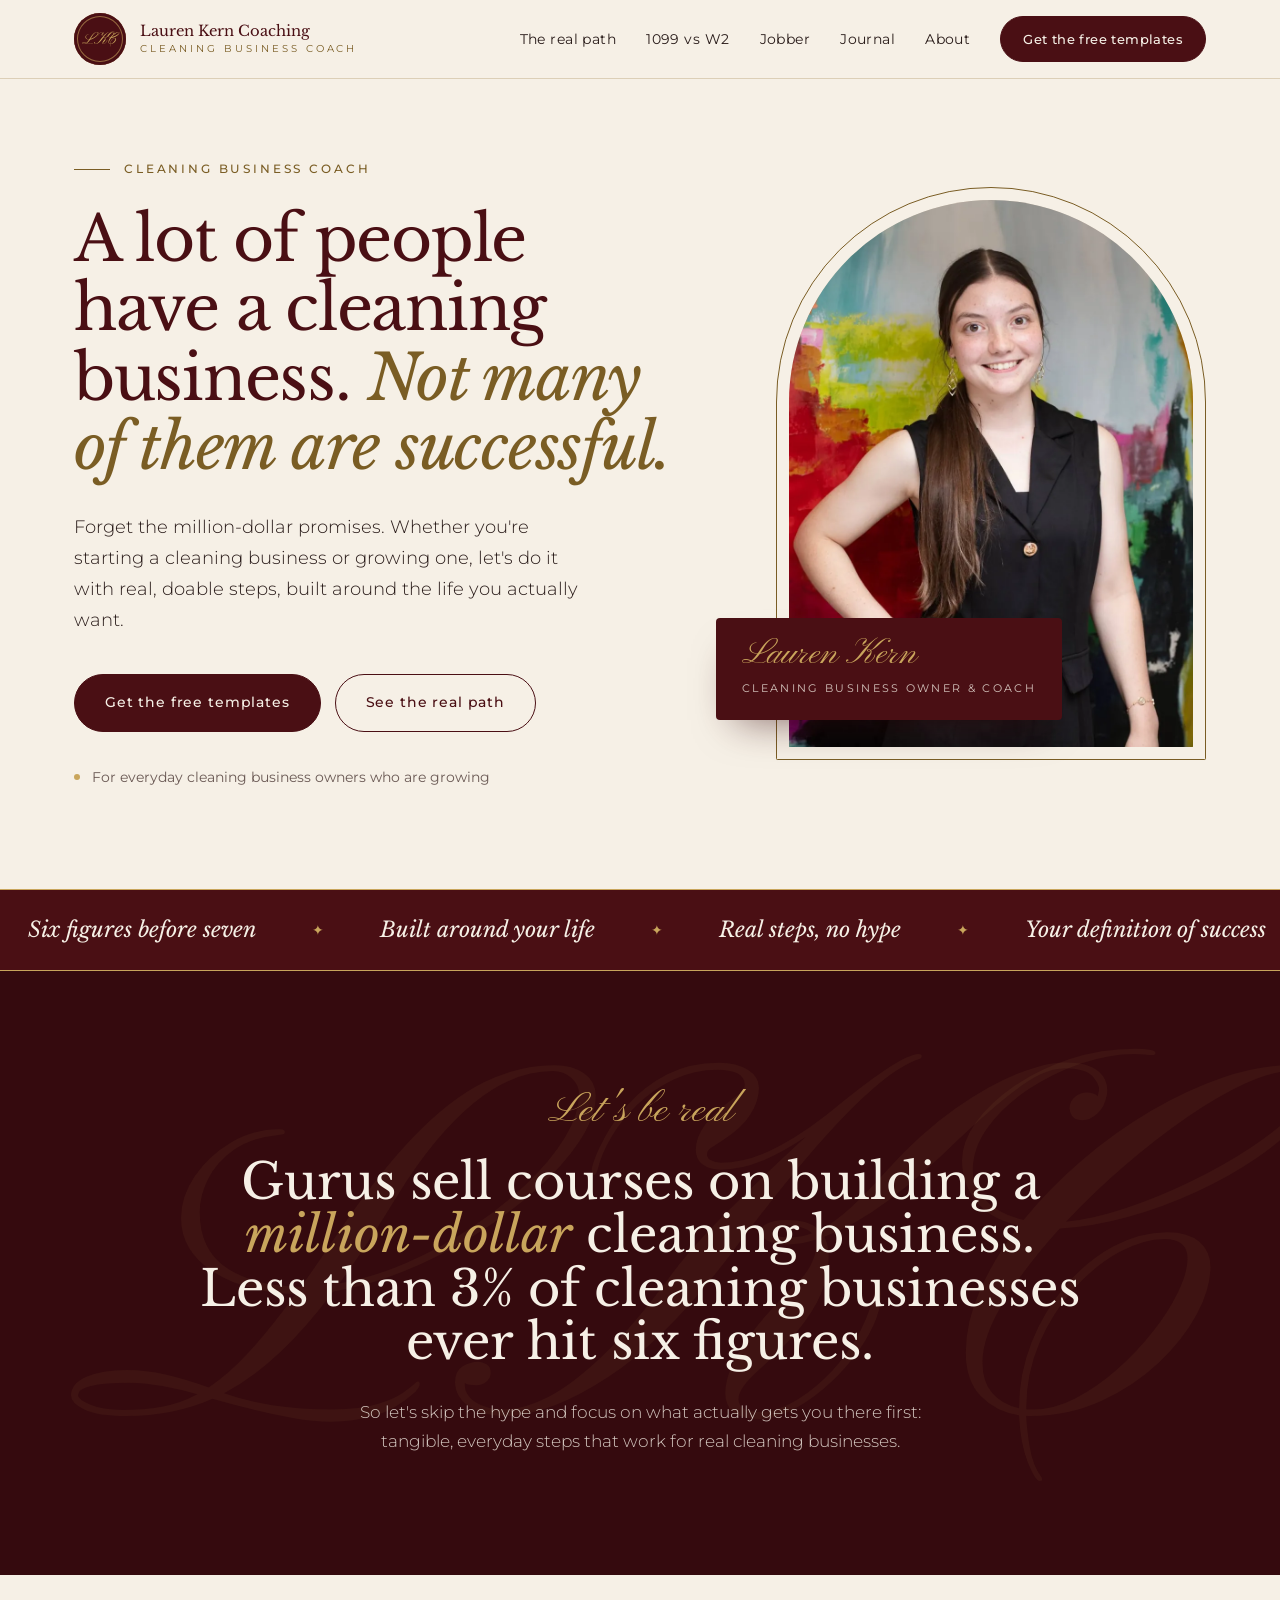
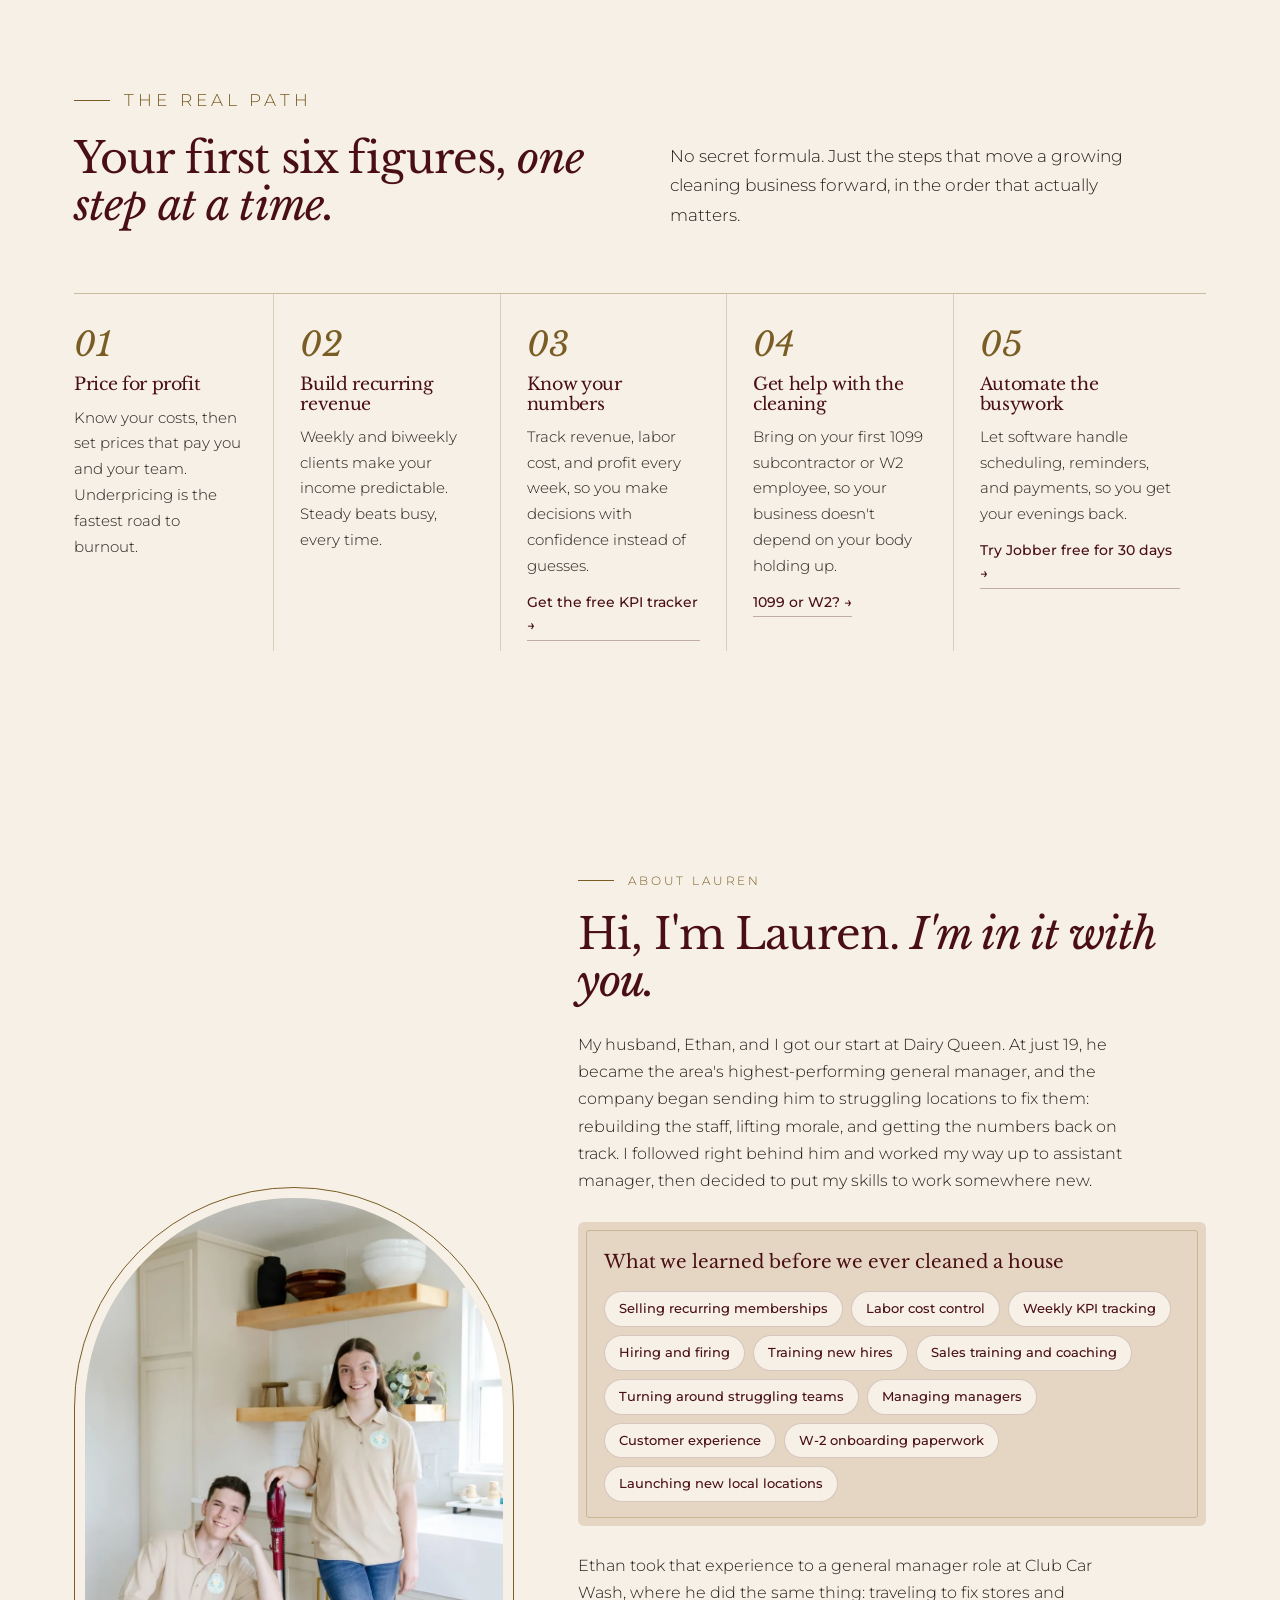
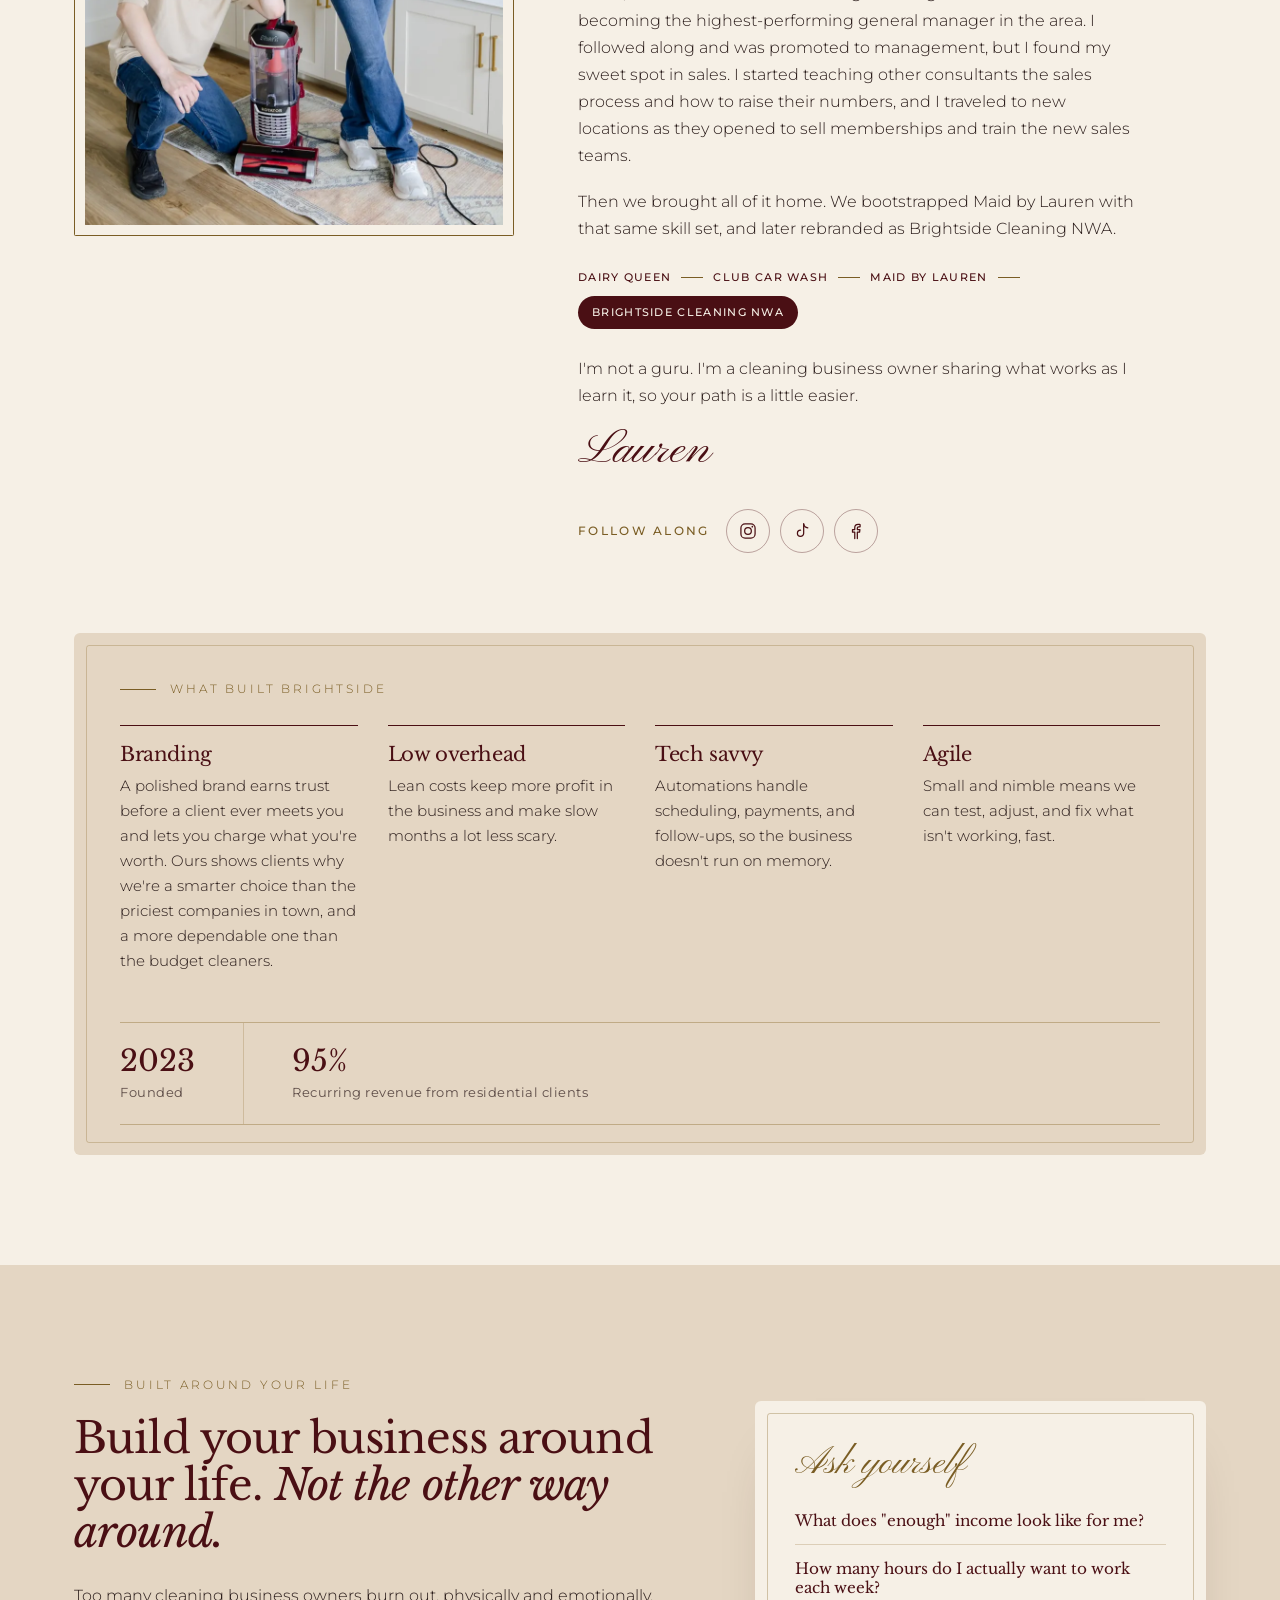
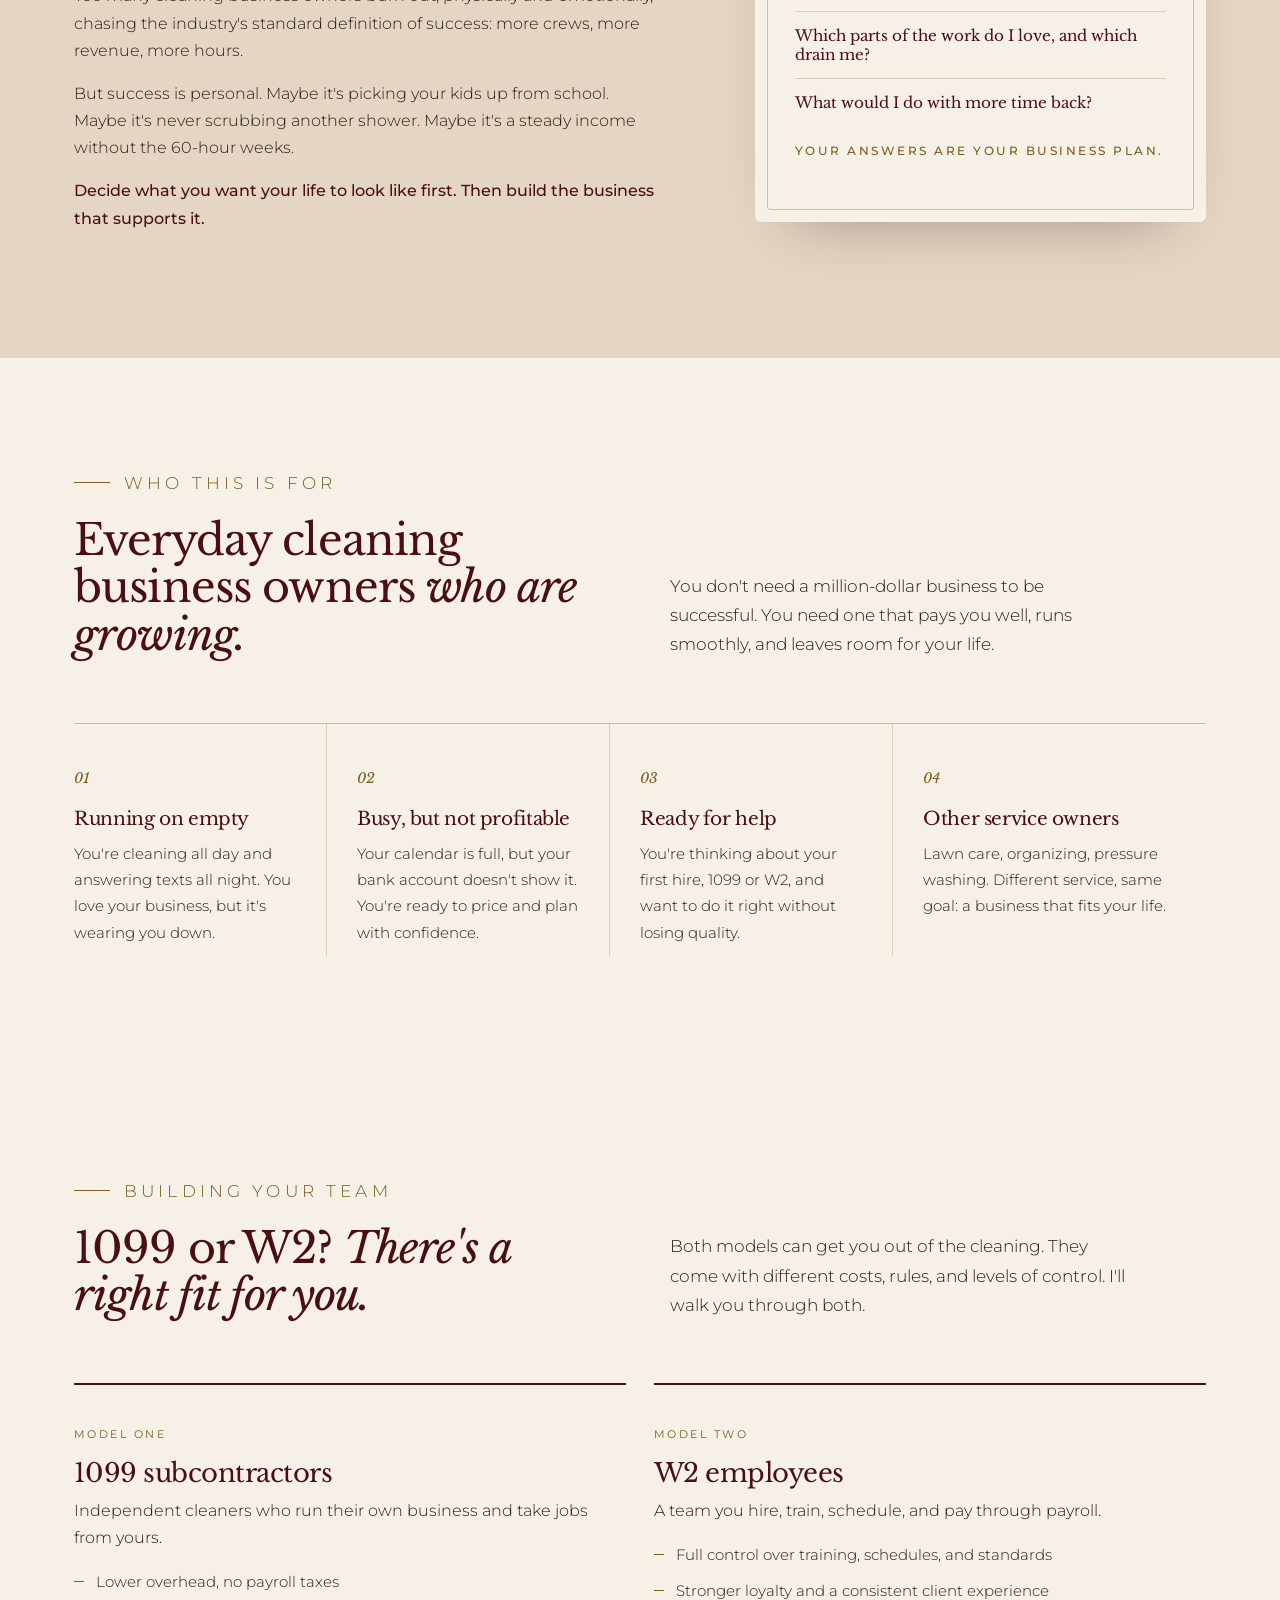
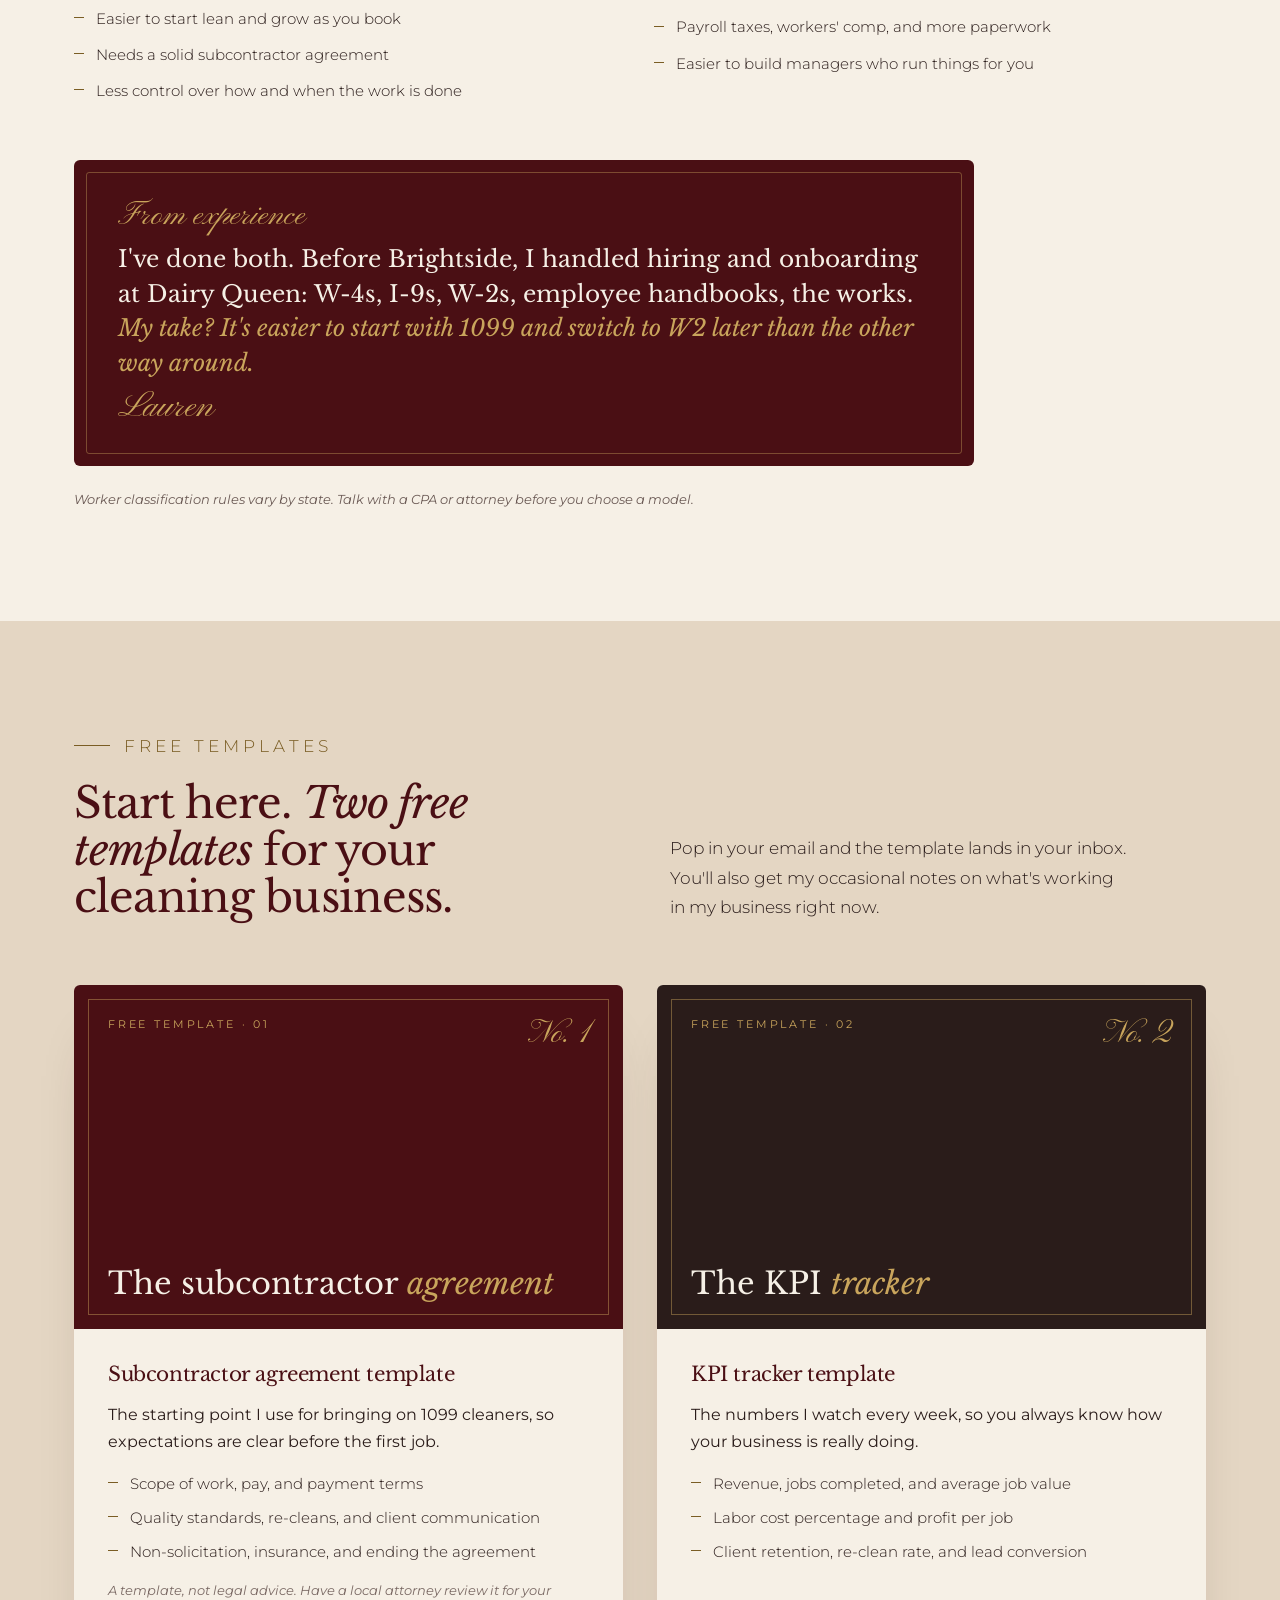
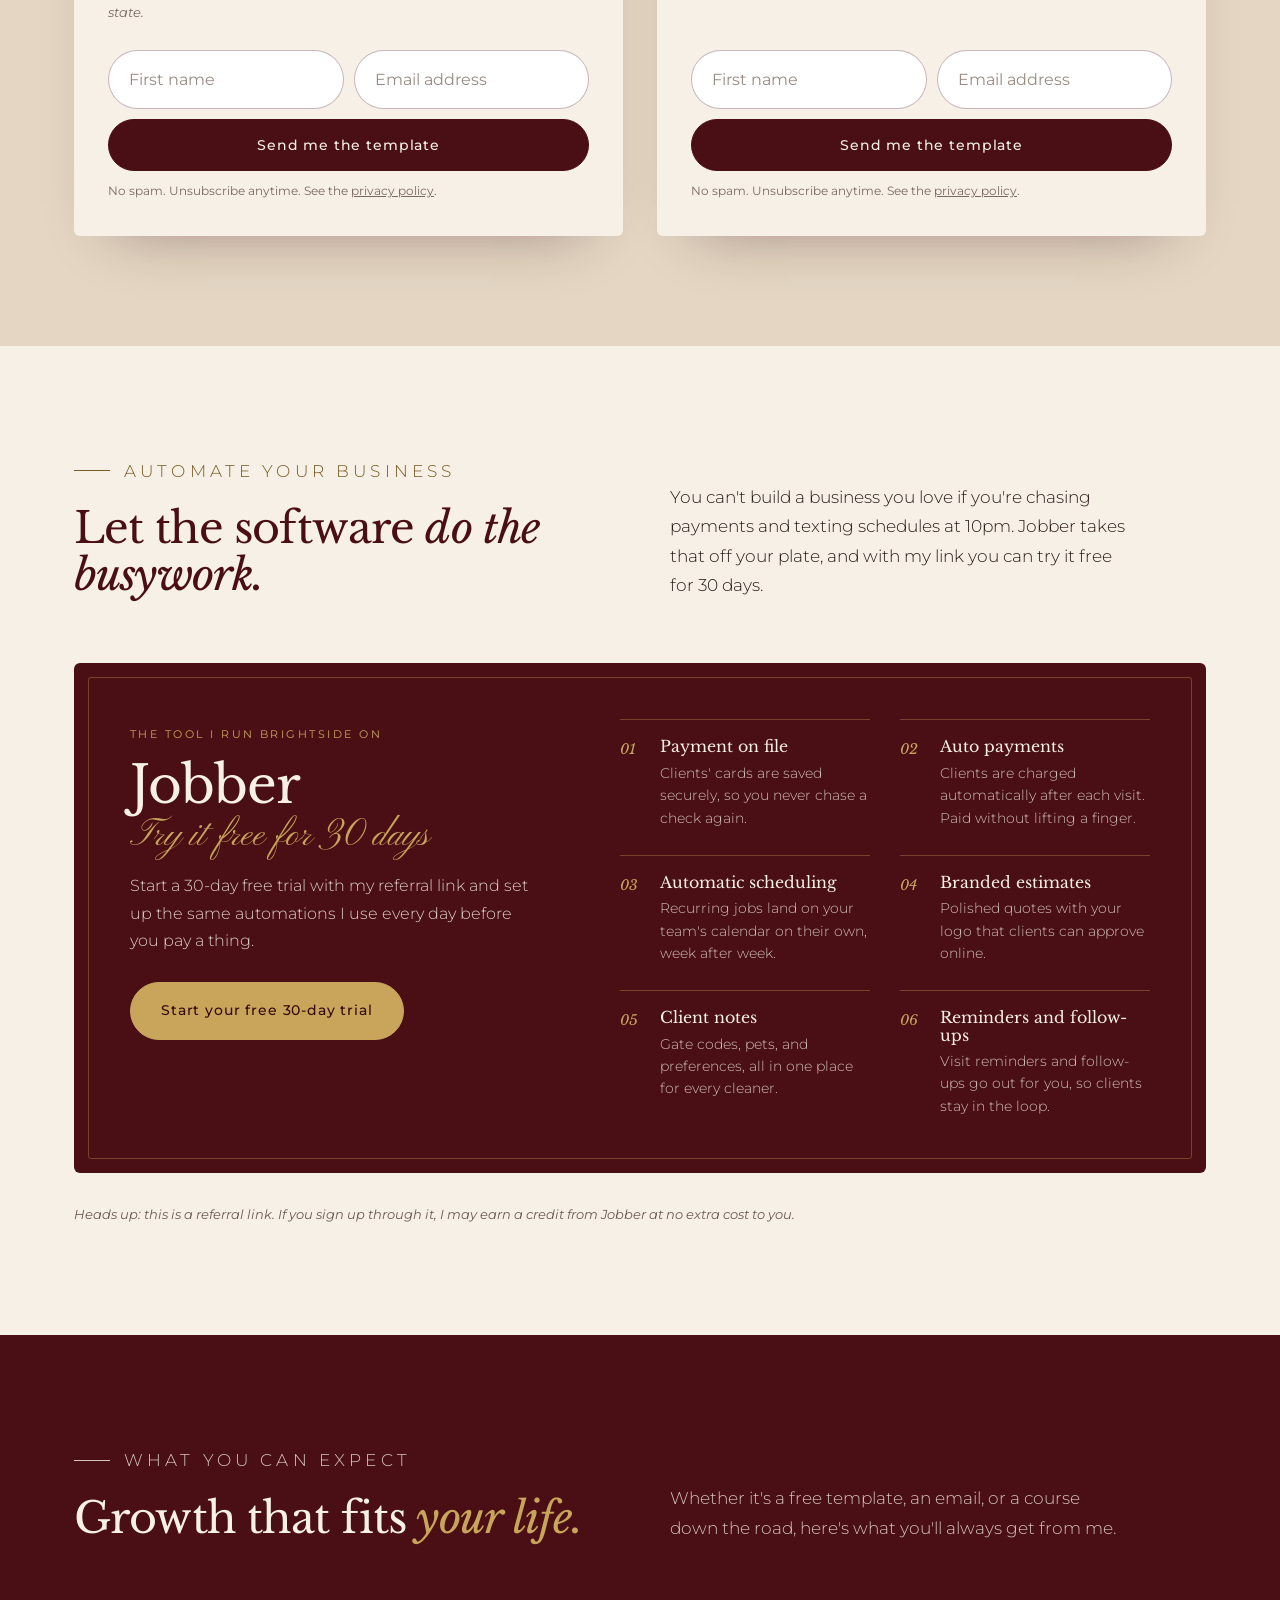
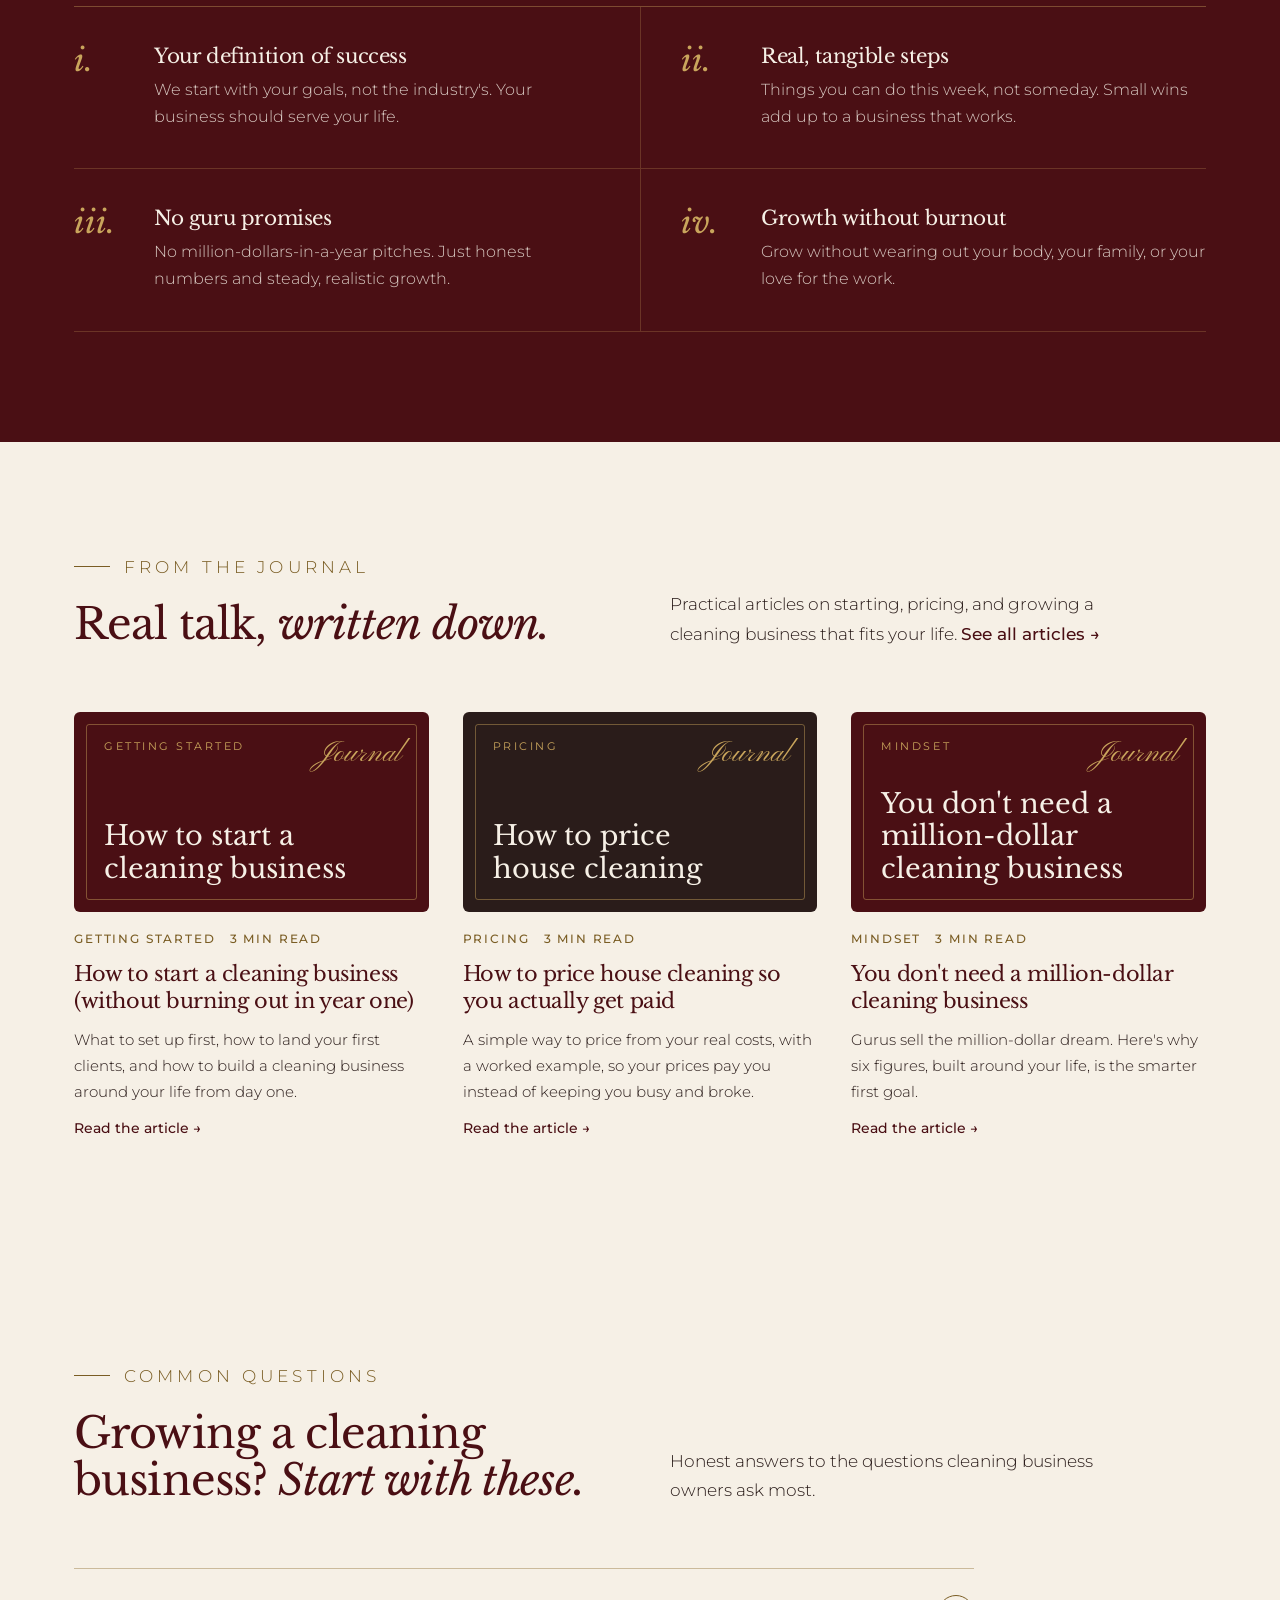
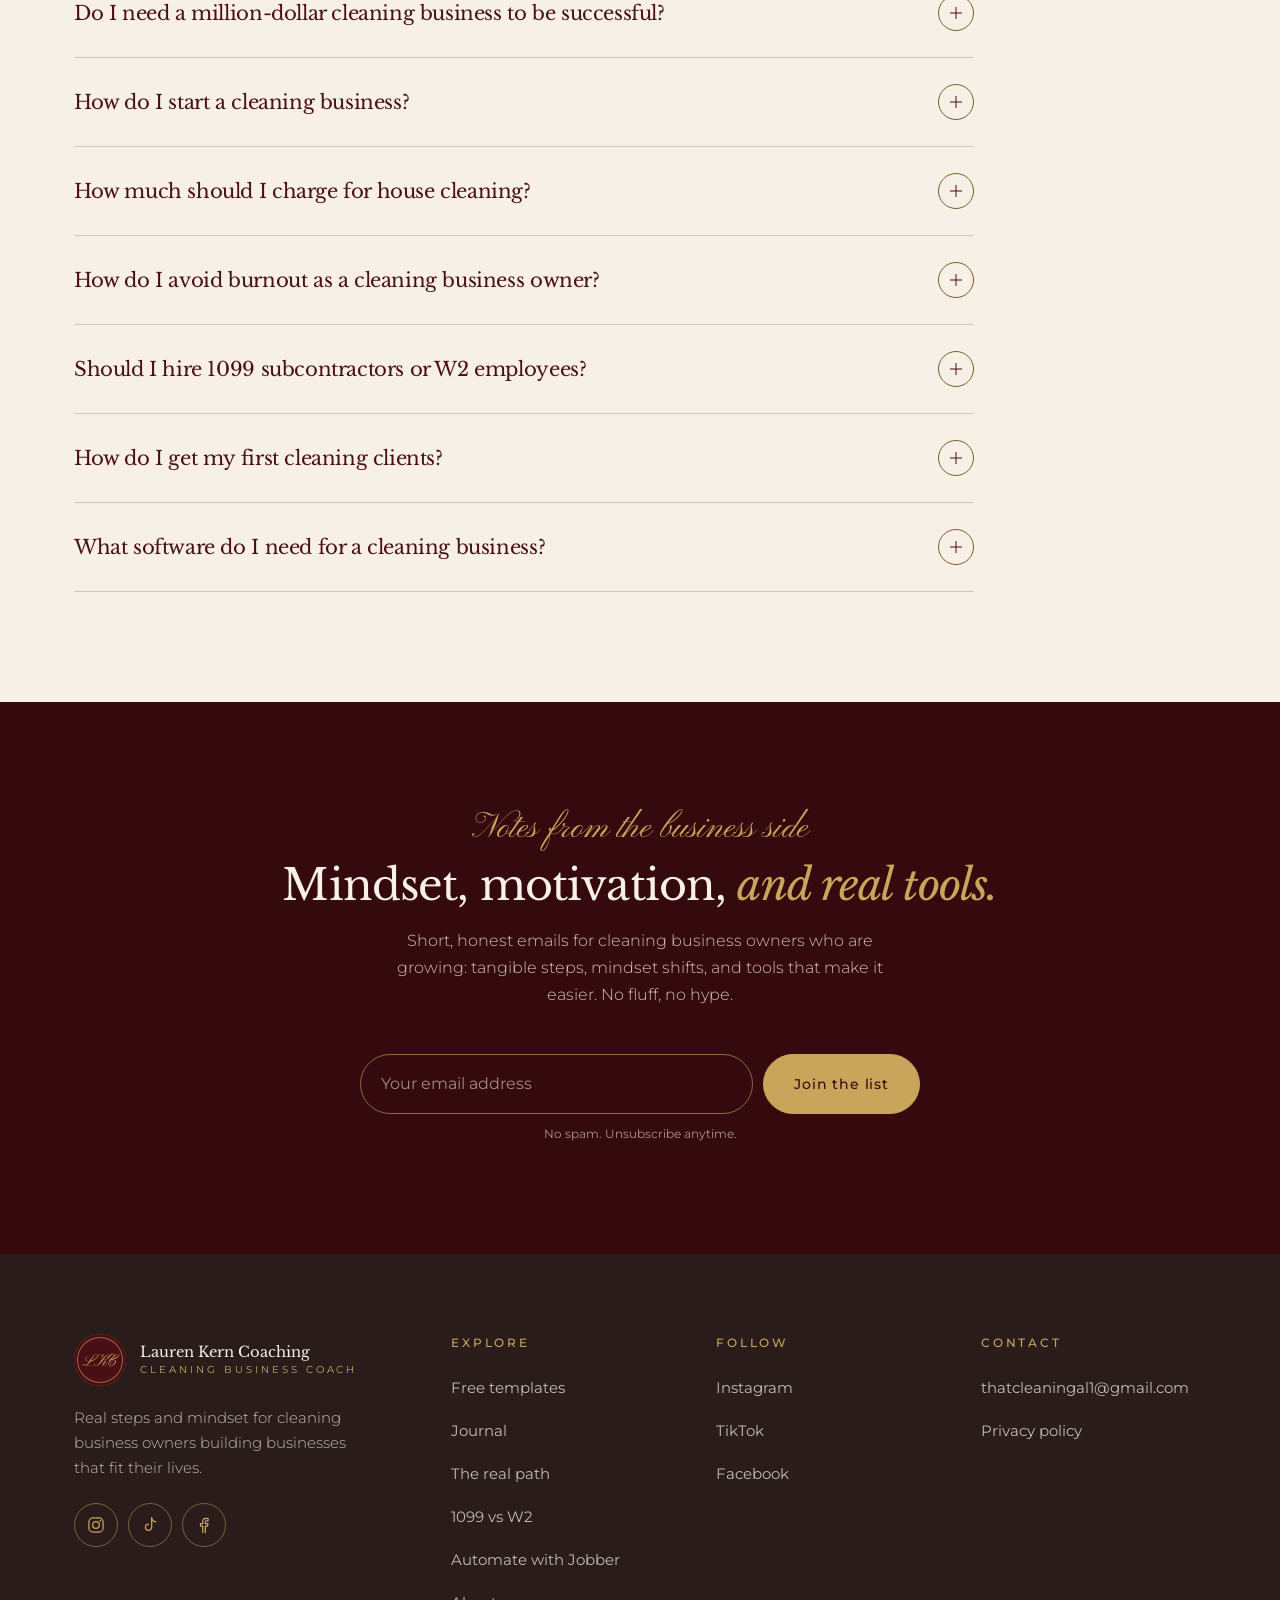
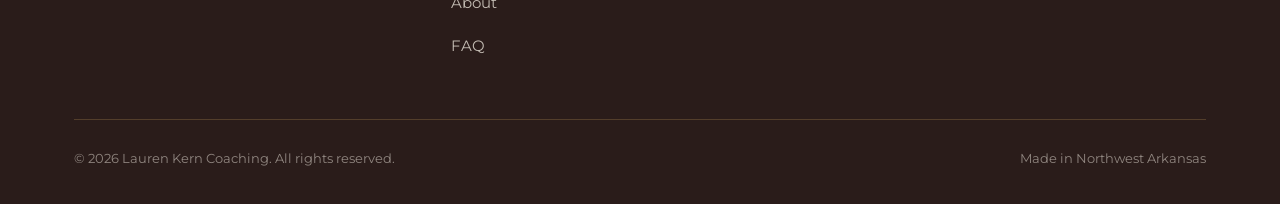
<file: index.html>
<!doctype html><html lang=en><head><meta charset=utf-8><meta content="width=device-width,initial-scale=1" name=viewport><title>Start and grow a cleaning business | Lauren Kern Coaching</title><meta content="How to start and grow a cleaning business to six figures, built around your life instead of burnout. Real steps, free templates, and honest coaching." name=description><link href=https://laurenkerncoaching.com/ rel=canonical><meta content="index, follow, max-image-preview:large" name=robots><meta content="Lauren Kern" name=author><meta content=#4A0F14 name=theme-color><meta content="telephone=no" name=format-detection><meta content=website property=og:type><meta content="Lauren Kern Coaching" property=og:site_name><meta content="Grow a cleaning business that fits your life" property=og:title><meta content="Skip the million-dollar hype. Real steps, mindset, and free templates for everyday cleaning business owners who are growing." property=og:description><meta content=https://laurenkerncoaching.com/ property=og:url><meta content=https://laurenkerncoaching.com/images/og-image.jpg property=og:image><meta content=1200 property=og:image:width><meta content=630 property=og:image:height><meta content="Lauren Kern Coaching: a lot of people have a cleaning business. Not many of them are successful." property=og:image:alt><meta content=summary_large_image name=twitter:card><link href=images/favicon.svg rel=icon type=image/svg+xml><link href=images/favicon-32.png rel=icon sizes=32x32 type=image/png><link href=images/apple-touch-icon.png rel=apple-touch-icon><link as=image fetchpriority=high href=images/lauren-portrait.webp rel=preload><link href=https://fonts.googleapis.com rel=preconnect><link crossorigin href=https://fonts.gstatic.com rel=preconnect><link href="https://fonts.googleapis.com/css2?family=Libre+Baskerville:ital,wght@0,400;0,700;1,400&family=Montserrat:wght@300;400;500;600&family=Pinyon+Script&display=swap" as=style rel=preload><link href="https://fonts.googleapis.com/css2?family=Libre+Baskerville:ital,wght@0,400;0,700;1,400&family=Montserrat:wght@300;400;500;600&family=Pinyon+Script&display=swap" onload="this.media='all'" media=print rel=stylesheet><noscript><link href="https://fonts.googleapis.com/css2?family=Libre+Baskerville:ital,wght@0,400;0,700;1,400&family=Montserrat:wght@300;400;500;600&family=Pinyon+Script&display=swap" rel=stylesheet></noscript><script>document.documentElement.classList.add('js')</script><script type=application/ld+json>{"@context": "https://schema.org", "@type": "WebSite", "name": "Lauren Kern Coaching", "url": "https://laurenkerncoaching.com/"}</script><script type=application/ld+json>{"@context": "https://schema.org", "@type": "Person", "name": "Lauren Kern", "url": "https://laurenkerncoaching.com/", "jobTitle": "Cleaning business coach", "image": "https://laurenkerncoaching.com/images/lauren-portrait.webp", "worksFor": {"@type": "Organization", "name": "Lauren Kern Coaching"}, "sameAs": ["https://www.instagram.com/thatcleaningal1", "https://www.tiktok.com/@thatcleaningal1", "https://www.facebook.com/thatcleaningal1/"]}</script><script type=application/ld+json>{"@context": "https://schema.org", "@type": "ProfessionalService", "name": "Lauren Kern Coaching", "url": "https://laurenkerncoaching.com/", "image": "https://laurenkerncoaching.com/images/og-image.jpg", "description": "Coaching, mindset, and free templates for everyday cleaning business owners growing to six figures without burnout.", "founder": {"@type": "Person", "name": "Lauren Kern"}, "areaServed": "United States", "address": {"@type": "PostalAddress", "addressRegion": "AR", "addressCountry": "US"}, "sameAs": ["https://www.instagram.com/thatcleaningal1", "https://www.tiktok.com/@thatcleaningal1", "https://www.facebook.com/thatcleaningal1/"]}</script><script type=application/ld+json>{"@context": "https://schema.org", "@type": "HouseCleaningService", "name": "Brightside Cleaning NWA", "alternateName": "Maid by Lauren", "foundingDate": "2023", "areaServed": "Northwest Arkansas", "address": {"@type": "PostalAddress", "addressRegion": "AR", "addressCountry": "US"}, "founder": {"@type": "Person", "name": "Lauren Kern"}}</script><script type=application/ld+json>{"@context": "https://schema.org", "@type": "FAQPage", "mainEntity": [{"@type": "Question", "name": "Do I need a million-dollar cleaning business to be successful?", "acceptedAnswer": {"@type": "Answer", "text": "No. Less than 3% of cleaning businesses ever reach six figures, so a million isn't the right first goal for most owners. Focus on pricing for profit, building recurring clients, and knowing your numbers. A business that pays you well and fits your life is a successful business."}}, {"@type": "Question", "name": "How do I start a cleaning business?", "acceptedAnswer": {"@type": "Answer", "text": "Start small and legal: pick a business name, register it with your state, get general liability insurance, and set your prices before you book anyone. Then land your first few clients through friends, neighbors, and local Facebook groups. Focus on recurring clients from day one, because steady repeat work is what makes a cleaning business stable."}}, {"@type": "Question", "name": "How much should I charge for house cleaning?", "acceptedAnswer": {"@type": "Answer", "text": "Price from your costs, not from what the cheapest company in town charges. Add up labor, supplies, insurance, software, and the profit you want, then work back to a price per visit. My free KPI tracker helps you see your labor cost and profit per job so you know your prices are working."}}, {"@type": "Question", "name": "How do I avoid burnout as a cleaning business owner?", "acceptedAnswer": {"@type": "Answer", "text": "Decide what you want your life to look like first, then build around it. Price so you don't have to overwork, get help with the physical cleaning sooner than you think, and automate the admin so your evenings are yours. Burnout usually comes from chasing someone else's definition of success."}}, {"@type": "Question", "name": "Should I hire 1099 subcontractors or W2 employees?", "acceptedAnswer": {"@type": "Answer", "text": "Both can work. 1099 subcontractors usually mean lower overhead and an easier start, but less control over how the work is done. W2 employees give you full control over training and standards, with payroll taxes and more paperwork. In my experience, it's easier to start with 1099 and switch to W2 later than the other way around. Classification rules vary by state, so check with a CPA or attorney before you decide."}}, {"@type": "Question", "name": "How do I get my first cleaning clients?", "acceptedAnswer": {"@type": "Answer", "text": "Start with people who already know you, then ask every happy client for a referral and a review. Local Facebook groups, Nextdoor, and a Google Business Profile bring in steady leads. Recurring clients are worth far more than one-time cleans, so offer weekly and biweekly service first."}}, {"@type": "Question", "name": "What software do I need for a cleaning business?", "acceptedAnswer": {"@type": "Answer", "text": "You need one place to quote, schedule, invoice, and get paid. I run my business on Jobber. It saves client payment info, sends branded estimates, schedules recurring jobs, and runs auto payments. You can try it free for 30 days with my referral link."}}]}</script><link href="assets/styles.css?v=716165da" rel=stylesheet></head><body><a class=skip href=#top>Skip to content</a><header><div class="wrap nav" id=nav><a class=brand href=#top> <span aria-hidden=true class=mono>LKC</span> <span class=wordmark>Lauren Kern Coaching<small>Cleaning business coach</small></span> </a><button aria-label="Open menu" aria-controls=menu aria-expanded=false class=menu-toggle><span></span><span></span><span></span></button><nav aria-label=Main><ul class=links id=menu><li><a href=#roadmap>The real path</a></li><li><a href=#models>1099 vs W2</a></li><li><a href=#tools>Jobber</a></li><li><a href=journal/index.html>Journal</a></li><li><a href=#about>About</a></li><li><a class=btn href=#guides>Get the free templates</a></li></ul></nav></div></header><main id=top><section class=hero><div class="wrap hero-grid"><div class=reveal><p class=eyebrow>Cleaning business coach</p><h1>A lot of people have a cleaning business. <em>Not many of them are successful.</em></h1><p class=lede>Forget the million-dollar promises. Whether you're starting a cleaning business or growing one, let's do it with real, doable steps, built around the life you actually want.</p><div class=hero-ctas><a class=btn href=#guides>Get the free templates</a><a class="btn btn-ghost" href=#roadmap>See the real path</a></div><p class=hero-note>For everyday cleaning business owners who are growing</p></div><div class="hero-art reveal"><div class=arch><div class=photo><img alt="Lauren Kern, cleaning business coach and founder of Brightside Cleaning NWA" decoding=async fetchpriority=high height=1200 src=images/lauren-portrait.webp width=900></div></div><div class=hero-sig><span class=script>Lauren Kern</span><small>Cleaning business owner & coach</small></div></div></div></section><div aria-hidden=true class=band><div class=track><span>Six figures before seven</span><span>Built around your life</span><span>Real steps, no hype</span><span>Your definition of success</span><span>Six figures before seven</span><span>Built around your life</span><span>Real steps, no hype</span><span>Your definition of success</span><span>Six figures before seven</span><span>Built around your life</span><span>Real steps, no hype</span><span>Your definition of success</span><span>Six figures before seven</span><span>Built around your life</span><span>Real steps, no hype</span><span>Your definition of success</span></div></div><section class="quote dark"><div class="wrap reveal"><p class=script>Let's be real</p><blockquote>Gurus sell courses on building a <em>million-dollar</em> cleaning business. Less than 3% of cleaning businesses ever hit six figures.</blockquote><p class=quote-sub>So let's skip the hype and focus on what actually gets you there first: tangible, everyday steps that work for real cleaning businesses.</p></div></section><section class=roadmap id=roadmap><div class=wrap><div class="head reveal"><div><p class=eyebrow>The real path</p><h2>Your first six figures, <em>one step at a time.</em></h2></div><p>No secret formula. Just the steps that move a growing cleaning business forward, in the order that actually matters.</p></div><ol class=steps><li class="step reveal"><span class=n>01</span><div><h3>Price for profit</h3><p>Know your costs, then set prices that pay you and your team. Underpricing is the fastest road to burnout.</p></div></li><li class="step reveal"><span class=n>02</span><div><h3>Build recurring revenue</h3><p>Weekly and biweekly clients make your income predictable. Steady beats busy, every time.</p></div></li><li class="step reveal"><span class=n>03</span><div><h3>Know your numbers</h3><p>Track revenue, labor cost, and profit every week, so you make decisions with confidence instead of guesses.</p><a class=more href=#guides>Get the free KPI tracker <span aria-hidden=true>→</span></a></div></li><li class="step reveal"><span class=n>04</span><div><h3>Get help with the cleaning</h3><p>Bring on your first 1099 subcontractor or W2 employee, so your business doesn't depend on your body holding up.</p><a class=more href=#models>1099 or W2? <span aria-hidden=true>→</span></a></div></li><li class="step reveal"><span class=n>05</span><div><h3>Automate the busywork</h3><p>Let software handle scheduling, reminders, and payments, so you get your evenings back.</p><a class=more href=#tools>Try Jobber free for 30 days <span aria-hidden=true>→</span></a></div></li></ol></div></section><section class="about about-compact" id=about><div class=wrap><div class=about-grid><div class="about-photo reveal"><div class=photo><img alt="Lauren Kern and her husband, Ethan, in their Brightside Cleaning NWA uniforms" decoding=async height=1320 loading=lazy src=images/lauren-team.webp width=880></div></div><div class=reveal><p class=eyebrow>About Lauren</p><h2>Hi, I'm Lauren. <em>I'm in it with you.</em></h2><p>My husband, Ethan, and I got our start at Dairy Queen. At just 19, he became the area's highest-performing general manager, and the company began sending him to struggling locations to fix them: rebuilding the staff, lifting morale, and getting the numbers back on track. I followed right behind him and worked my way up to assistant manager, then decided to put my skills to work somewhere new.</p><div class=learned><p class=learned-h>What we learned before we ever cleaned a house</p><ul><li>Selling recurring memberships</li><li>Labor cost control</li><li>Weekly KPI tracking</li><li>Hiring and firing</li><li>Training new hires</li><li>Sales training and coaching</li><li>Turning around struggling teams</li><li>Managing managers</li><li>Customer experience</li><li>W-2 onboarding paperwork</li><li>Launching new local locations</li></ul></div><p>Ethan took that experience to a general manager role at Club Car Wash, where he did the same thing: traveling to fix stores and becoming the highest-performing general manager in the area. I followed along and was promoted to management, but I found my sweet spot in sales. I started teaching other consultants the sales process and how to raise their numbers, and I traveled to new locations as they opened to sell memberships and train the new sales teams.</p><p>Then we brought all of it home. We bootstrapped Maid by Lauren with that same skill set, and later rebranded as Brightside Cleaning NWA.</p><ol aria-label="Lauren's path" class=timeline><li>Dairy Queen</li><li>Club Car Wash</li><li>Maid by Lauren</li><li>Brightside Cleaning NWA</li></ol><p>I'm not a guru. I'm a cleaning business owner sharing what works as I learn it, so your path is a little easier.</p><p class=sign>Lauren</p><div class=about-follow><span>Follow along</span><ul class=social><li><a aria-label="Lauren on Instagram" href=https://www.instagram.com/thatcleaningal1 rel=noopener target=_blank><svg viewbox="0 0 24 24" aria-hidden=true><rect height=17 rx=5 width=17 x=3.5 y=3.5 /><circle cx=12 cy=12 r=4 /><circle class=f cx=17.2 cy=6.8 r=1 /></svg></a></li><li><a aria-label="Lauren on TikTok" href=https://www.tiktok.com/@thatcleaningal1 rel=noopener target=_blank><svg viewbox="0 0 24 24" aria-hidden=true><path d="M14 3.5v11.25a3.75 3.75 0 1 1-3.75-3.75"/><path d="M14 3.5c.45 2.7 2.35 4.45 5 4.65"/></svg></a></li><li><a aria-label="Lauren on Facebook" href=https://www.facebook.com/thatcleaningal1/ rel=noopener target=_blank><svg viewbox="0 0 24 24" aria-hidden=true><path d="M13.6 21v-7.6h2.7l.4-3.1h-3.1V8.4c0-.9.3-1.5 1.6-1.5h1.7V4.2c-.3 0-1.3-.1-2.4-.1-2.4 0-4 1.4-4 4.1v2.1H7.8v3.1h2.7V21"/></svg></a></li></ul></div></div></div><div class="pillars reveal"><p class=eyebrow>What built Brightside</p><div class=pillar-grid><div class=pillar><h3>Branding</h3><p>A polished brand earns trust before a client ever meets you and lets you charge what you're worth. Ours shows clients why we're a smarter choice than the priciest companies in town, and a more dependable one than the budget cleaners.</p></div><div class=pillar><h3>Low overhead</h3><p>Lean costs keep more profit in the business and make slow months a lot less scary.</p></div><div class=pillar><h3>Tech savvy</h3><p>Automations handle scheduling, payments, and follow-ups, so the business doesn't run on memory.</p></div><div class=pillar><h3>Agile</h3><p>Small and nimble means we can test, adjust, and fix what isn't working, fast.</p></div></div><div class="facts facts-2"><div class=fact><b>2023</b><span>Founded</span></div><div class=fact><b>95%</b><span>Recurring revenue from residential clients</span></div></div></div></div></section><section class=life id=life><div class="wrap life-grid"><div class=reveal><p class=eyebrow>Built around your life</p><h2>Build your business around your life. <em>Not the other way around.</em></h2><p>Too many cleaning business owners burn out, physically and emotionally, chasing the industry's standard definition of success: more crews, more revenue, more hours.</p><p>But success is personal. Maybe it's picking your kids up from school. Maybe it's never scrubbing another shower. Maybe it's a steady income without the 60-hour weeks.</p><p><strong>Decide what you want your life to look like first. Then build the business that supports it.</strong></p></div><aside class="life-card reveal"><p class=script>Ask yourself</p><ul><li>What does "enough" income look like for me?</li><li>How many hours do I actually want to work each week?</li><li>Which parts of the work do I love, and which drain me?</li><li>What would I do with more time back?</li></ul><p class=life-foot>Your answers are your business plan.</p></aside></div></section><section id=who><div class=wrap><div class="head reveal"><div><p class=eyebrow>Who this is for</p><h2>Everyday cleaning business owners <em>who are growing.</em></h2></div><p>You don't need a million-dollar business to be successful. You need one that pays you well, runs smoothly, and leaves room for your life.</p></div><div class=who-grid><article class="who-card reveal"><span class=num>01</span><h3>Running on empty</h3><p>You're cleaning all day and answering texts all night. You love your business, but it's wearing you down.</p></article><article class="who-card reveal"><span class=num>02</span><h3>Busy, but not profitable</h3><p>Your calendar is full, but your bank account doesn't show it. You're ready to price and plan with confidence.</p></article><article class="who-card reveal"><span class=num>03</span><h3>Ready for help</h3><p>You're thinking about your first hire, 1099 or W2, and want to do it right without losing quality.</p></article><article class="who-card reveal"><span class=num>04</span><h3>Other service owners</h3><p>Lawn care, organizing, pressure washing. Different service, same goal: a business that fits your life.</p></article></div></div></section><section class=models id=models><div class=wrap><div class="head reveal"><div><p class=eyebrow>Building your team</p><h2>1099 or W2? <em>There's a right fit for you.</em></h2></div><p>Both models can get you out of the cleaning. They come with different costs, rules, and levels of control. I'll walk you through both.</p></div><div class=model-grid><article class="model reveal"><span class=kind>Model one</span><h3>1099 subcontractors</h3><p>Independent cleaners who run their own business and take jobs from yours.</p><ul><li>Lower overhead, no payroll taxes</li><li>Easier to start lean and grow as you book</li><li>Needs a solid subcontractor agreement</li><li>Less control over how and when the work is done</li></ul></article><article class="model reveal"><span class=kind>Model two</span><h3>W2 employees</h3><p>A team you hire, train, schedule, and pay through payroll.</p><ul><li>Full control over training, schedules, and standards</li><li>Stronger loyalty and a consistent client experience</li><li>Payroll taxes, workers' comp, and more paperwork</li><li>Easier to build managers who run things for you</li></ul></article></div><aside class="experience reveal"><p class=script>From experience</p><p class=experience-quote>I've done both. Before Brightside, I handled hiring and onboarding at Dairy Queen: W-4s, I-9s, W-2s, employee handbooks, the works. <em>My take? It's easier to start with 1099 and switch to W2 later than the other way around.</em></p><p class=experience-sign>Lauren</p></aside><p class=disclosure>Worker classification rules vary by state. Talk with a CPA or attorney before you choose a model.</p></div></section><section class=guides id=guides><div class=wrap><div class="head reveal"><div><p class=eyebrow>Free templates</p><h2>Start here. <em>Two free templates</em> for your cleaning business.</h2></div><p>Pop in your email and the template lands in your inbox. You'll also get my occasional notes on what's working in my business right now.</p></div><div class=guide-grid><article class="guide reveal"><div class=guide-cover><span class=tag>Free template · 01</span><span class=vol>No. 1</span><p class=title>The subcontractor <em>agreement</em></p></div><div class=guide-body><h3>Subcontractor agreement template</h3><p>The starting point I use for bringing on 1099 cleaners, so expectations are clear before the first job.</p><ul><li>Scope of work, pay, and payment terms</li><li>Quality standards, re-cleans, and client communication</li><li>Non-solicitation, insurance, and ending the agreement</li></ul><p class=fine>A template, not legal advice. Have a local attorney review it for your state.</p><form action=https://app.kit.com/forms/10130411/subscriptions class=signup data-kit method=post><div class=field-row><input aria-label="First name" placeholder="First name" autocomplete=given-name name=fields[first_name]><input aria-label="Email address" placeholder="Email address" autocomplete=email name=email_address required type=email></div><button class=btn>Send me the template</button><p class=fine>No spam. Unsubscribe anytime. See the <a href=privacy.html>privacy policy</a>.</p><p class=thanks role=status>Almost there! Check your inbox to confirm, and your subcontractor agreement will be on its way.</p></form></div></article><article class="guide reveal"><div class="guide-cover alt"><span class=tag>Free template · 02</span><span class=vol>No. 2</span><p class=title>The KPI <em>tracker</em></p></div><div class=guide-body><h3>KPI tracker template</h3><p>The numbers I watch every week, so you always know how your business is really doing.</p><ul><li>Revenue, jobs completed, and average job value</li><li>Labor cost percentage and profit per job</li><li>Client retention, re-clean rate, and lead conversion</li></ul><form action=https://app.kit.com/forms/10130417/subscriptions class=signup data-kit method=post><div class=field-row><input aria-label="First name" placeholder="First name" autocomplete=given-name name=fields[first_name]><input aria-label="Email address" placeholder="Email address" autocomplete=email name=email_address required type=email></div><button class=btn>Send me the template</button><p class=fine>No spam. Unsubscribe anytime. See the <a href=privacy.html>privacy policy</a>.</p><p class=thanks role=status>Almost there! Check your inbox to confirm, and your KPI tracker will be on its way.</p></form></div></article></div></div></section><section id=tools><div class=wrap><div class="head reveal"><div><p class=eyebrow>Automate your business</p><h2>Let the software <em>do the busywork.</em></h2></div><p>You can't build a business you love if you're chasing payments and texting schedules at 10pm. Jobber takes that off your plate, and with my link you can try it free for 30 days.</p></div><article class="jobber reveal dark"><div class=jobber-intro><span class=kind>The tool I run Brightside on</span><h3>Jobber</h3><p class=script>Try it free for 30 days</p><p>Start a 30-day free trial with my referral link and set up the same automations I use every day before you pay a thing.</p><a href="https://www.getjobber.com/dlp/refer-a-friend/?utm_source=invite&utm_medium=link&utm_campaign=saasquatch&rsCode=LAURENDALTON22&rsShareMedium=UNKNOWN&rsEngagementMedium=UNKNOWN&_saasquatch=[base64]" rel="sponsored noopener" class=btn target=_blank>Start your free 30-day trial</a></div><ul class=jobber-features><li><span>01</span><div><h4>Payment on file</h4><p>Clients' cards are saved securely, so you never chase a check again.</p></div></li><li><span>02</span><div><h4>Auto payments</h4><p>Clients are charged automatically after each visit. Paid without lifting a finger.</p></div></li><li><span>03</span><div><h4>Automatic scheduling</h4><p>Recurring jobs land on your team's calendar on their own, week after week.</p></div></li><li><span>04</span><div><h4>Branded estimates</h4><p>Polished quotes with your logo that clients can approve online.</p></div></li><li><span>05</span><div><h4>Client notes</h4><p>Gate codes, pets, and preferences, all in one place for every cleaner.</p></div></li><li><span>06</span><div><h4>Reminders and follow-ups</h4><p>Visit reminders and follow-ups go out for you, so clients stay in the loop.</p></div></li></ul></article><p class=disclosure>Heads up: this is a referral link. If you sign up through it, I may earn a credit from Jobber at no extra cost to you.</p></div></section><section class="teach dark" id=teach><div class=wrap><div class="head reveal"><div><p class=eyebrow>What you can expect</p><h2>Growth that fits <em>your life.</em></h2></div><p>Whether it's a free template, an email, or a course down the road, here's what you'll always get from me.</p></div><div class=teach-grid><div class="principle reveal"><span class=n>i.</span><div><h3>Your definition of success</h3><p>We start with your goals, not the industry's. Your business should serve your life.</p></div></div><div class="principle reveal"><span class=n>ii.</span><div><h3>Real, tangible steps</h3><p>Things you can do this week, not someday. Small wins add up to a business that works.</p></div></div><div class="principle reveal"><span class=n>iii.</span><div><h3>No guru promises</h3><p>No million-dollars-in-a-year pitches. Just honest numbers and steady, realistic growth.</p></div></div><div class="principle reveal"><span class=n>iv.</span><div><h3>Growth without burnout</h3><p>Grow without wearing out your body, your family, or your love for the work.</p></div></div></div></div></section><section class=j-home id=journal><div class=wrap><div class="head reveal"><div><p class=eyebrow>From the journal</p><h2>Real talk, <em>written down.</em></h2></div><p>Practical articles on starting, pricing, and growing a cleaning business that fits your life. <a href=journal/index.html>See all articles →</a></p></div><div class="post-grid post-grid-3"><article class="post-card reveal"><a href=journal/how-to-start-a-cleaning-business/index.html> <div class="post-cover oxblood"><span class=tag>Getting started</span><span class=vol>Journal</span><p class=title>How to start a cleaning business</p></div> <div class=post-meta><span>Getting started</span><span>3 min read</span></div> <h3>How to start a cleaning business (without burning out in year one)</h3> <p>What to set up first, how to land your first clients, and how to build a cleaning business around your life from day one.</p> <span class=more>Read the article <span aria-hidden=true>→</span></span> </a></article><article class="post-card reveal"><a href=journal/how-to-price-house-cleaning/index.html> <div class="post-cover espresso"><span class=tag>Pricing</span><span class=vol>Journal</span><p class=title>How to price house cleaning</p></div> <div class=post-meta><span>Pricing</span><span>3 min read</span></div> <h3>How to price house cleaning so you actually get paid</h3> <p>A simple way to price from your real costs, with a worked example, so your prices pay you instead of keeping you busy and broke.</p> <span class=more>Read the article <span aria-hidden=true>→</span></span> </a></article><article class="post-card reveal"><a href=journal/you-dont-need-a-million-dollar-cleaning-business/index.html> <div class="post-cover oxblood"><span class=tag>Mindset</span><span class=vol>Journal</span><p class=title>You don't need a million-dollar cleaning business</p></div> <div class=post-meta><span>Mindset</span><span>3 min read</span></div> <h3>You don't need a million-dollar cleaning business</h3> <p>Gurus sell the million-dollar dream. Here's why six figures, built around your life, is the smarter first goal.</p> <span class=more>Read the article <span aria-hidden=true>→</span></span> </a></article></div></div></section><section class=faq id=faq><div class=wrap><div class="head reveal"><div><p class=eyebrow>Common questions</p><h2>Growing a cleaning business? <em>Start with these.</em></h2></div><p>Honest answers to the questions cleaning business owners ask most.</p></div><div class=faq-list><details class=faq-item><summary><h3>Do I need a million-dollar cleaning business to be successful?</h3><span aria-hidden=true class=plus></span></summary> <p>No. Less than 3% of cleaning businesses ever reach six figures, so a million isn't the right first goal for most owners. Focus on pricing for profit, building recurring clients, and knowing your numbers. A business that pays you well and fits your life is a successful business.</p></details><details class=faq-item><summary><h3>How do I start a cleaning business?</h3><span aria-hidden=true class=plus></span></summary> <p>Start small and legal: pick a business name, register it with your state, get general liability insurance, and set your prices before you book anyone. Then land your first few clients through friends, neighbors, and local Facebook groups. Focus on recurring clients from day one, because steady repeat work is what makes a cleaning business stable.</p></details><details class=faq-item><summary><h3>How much should I charge for house cleaning?</h3><span aria-hidden=true class=plus></span></summary> <p>Price from your costs, not from what the cheapest company in town charges. Add up labor, supplies, insurance, software, and the profit you want, then work back to a price per visit. My free KPI tracker helps you see your labor cost and profit per job so you know your prices are working.</p></details><details class=faq-item><summary><h3>How do I avoid burnout as a cleaning business owner?</h3><span aria-hidden=true class=plus></span></summary> <p>Decide what you want your life to look like first, then build around it. Price so you don't have to overwork, get help with the physical cleaning sooner than you think, and automate the admin so your evenings are yours. Burnout usually comes from chasing someone else's definition of success.</p></details><details class=faq-item><summary><h3>Should I hire 1099 subcontractors or W2 employees?</h3><span aria-hidden=true class=plus></span></summary> <p>Both can work. 1099 subcontractors usually mean lower overhead and an easier start, but less control over how the work is done. W2 employees give you full control over training and standards, with payroll taxes and more paperwork. In my experience, it's easier to start with 1099 and switch to W2 later than the other way around. Classification rules vary by state, so check with a CPA or attorney before you decide.</p></details><details class=faq-item><summary><h3>How do I get my first cleaning clients?</h3><span aria-hidden=true class=plus></span></summary> <p>Start with people who already know you, then ask every happy client for a referral and a review. Local Facebook groups, Nextdoor, and a Google Business Profile bring in steady leads. Recurring clients are worth far more than one-time cleans, so offer weekly and biweekly service first.</p></details><details class=faq-item><summary><h3>What software do I need for a cleaning business?</h3><span aria-hidden=true class=plus></span></summary> <p>You need one place to quote, schedule, invoice, and get paid. I run my business on Jobber. It saves client payment info, sends branded estimates, schedules recurring jobs, and runs auto payments. You can try it free for 30 days with my referral link.</p></details></div></div></section><section class="news dark" id=newsletter><div class="wrap reveal"><p class=script>Notes from the business side</p><h2>Mindset, motivation, <em>and real tools.</em></h2><p class=sub>Short, honest emails for cleaning business owners who are growing: tangible steps, mindset shifts, and tools that make it easier. No fluff, no hype.</p><form action=https://app.kit.com/forms/10130422/subscriptions class=signup data-kit method=post><div class=field-row><input aria-label="Email address" placeholder="Your email address" autocomplete=email name=email_address required type=email><button class=btn>Join the list</button></div><p class=fine>No spam. Unsubscribe anytime.</p><p class=thanks role=status>Almost there! Check your inbox to confirm your subscription.</p></form></div></section></main><footer><div class=wrap><nav aria-label=Footer class=foot-grid><div><a class=brand href=#top><span aria-hidden=true class=mono>LKC</span><span class=wordmark>Lauren Kern Coaching<small>Cleaning business coach</small></span></a><p class=foot-about>Real steps and mindset for cleaning business owners building businesses that fit their lives.</p><ul class="social social-dark"><li><a aria-label="Lauren on Instagram" href=https://www.instagram.com/thatcleaningal1 rel=noopener target=_blank><svg viewbox="0 0 24 24" aria-hidden=true><rect height=17 rx=5 width=17 x=3.5 y=3.5 /><circle cx=12 cy=12 r=4 /><circle class=f cx=17.2 cy=6.8 r=1 /></svg></a></li><li><a aria-label="Lauren on TikTok" href=https://www.tiktok.com/@thatcleaningal1 rel=noopener target=_blank><svg viewbox="0 0 24 24" aria-hidden=true><path d="M14 3.5v11.25a3.75 3.75 0 1 1-3.75-3.75"/><path d="M14 3.5c.45 2.7 2.35 4.45 5 4.65"/></svg></a></li><li><a aria-label="Lauren on Facebook" href=https://www.facebook.com/thatcleaningal1/ rel=noopener target=_blank><svg viewbox="0 0 24 24" aria-hidden=true><path d="M13.6 21v-7.6h2.7l.4-3.1h-3.1V8.4c0-.9.3-1.5 1.6-1.5h1.7V4.2c-.3 0-1.3-.1-2.4-.1-2.4 0-4 1.4-4 4.1v2.1H7.8v3.1h2.7V21"/></svg></a></li></ul></div><div><p class=foot-h>Explore</p><ul><li><a href=#guides>Free templates</a></li><li><a href=journal/index.html>Journal</a></li><li><a href=#roadmap>The real path</a></li><li><a href=#models>1099 vs W2</a></li><li><a href=#tools>Automate with Jobber</a></li><li><a href=#about>About</a></li><li><a href=#faq>FAQ</a></li></ul></div><div><p class=foot-h>Follow</p><ul><li><a href=https://www.instagram.com/thatcleaningal1 rel=noopener target=_blank>Instagram</a></li><li><a href=https://www.tiktok.com/@thatcleaningal1 rel=noopener target=_blank>TikTok</a></li><li><a href=https://www.facebook.com/thatcleaningal1/ rel=noopener target=_blank>Facebook</a></li></ul></div><div><p class=foot-h>Contact</p><ul><li><a href=mailto:thatcleaningal1@gmail.com>thatcleaningal1@gmail.com</a></li><li><a href=privacy.html>Privacy policy</a></li></ul></div></nav><div class=foot-bottom><span>© <span id=yr>2026</span> Lauren Kern Coaching. All rights reserved.</span><span>Made in Northwest Arkansas</span></div></div></footer><script src="assets/site.js?v=fefb3453" defer></script></body></html>
</file>
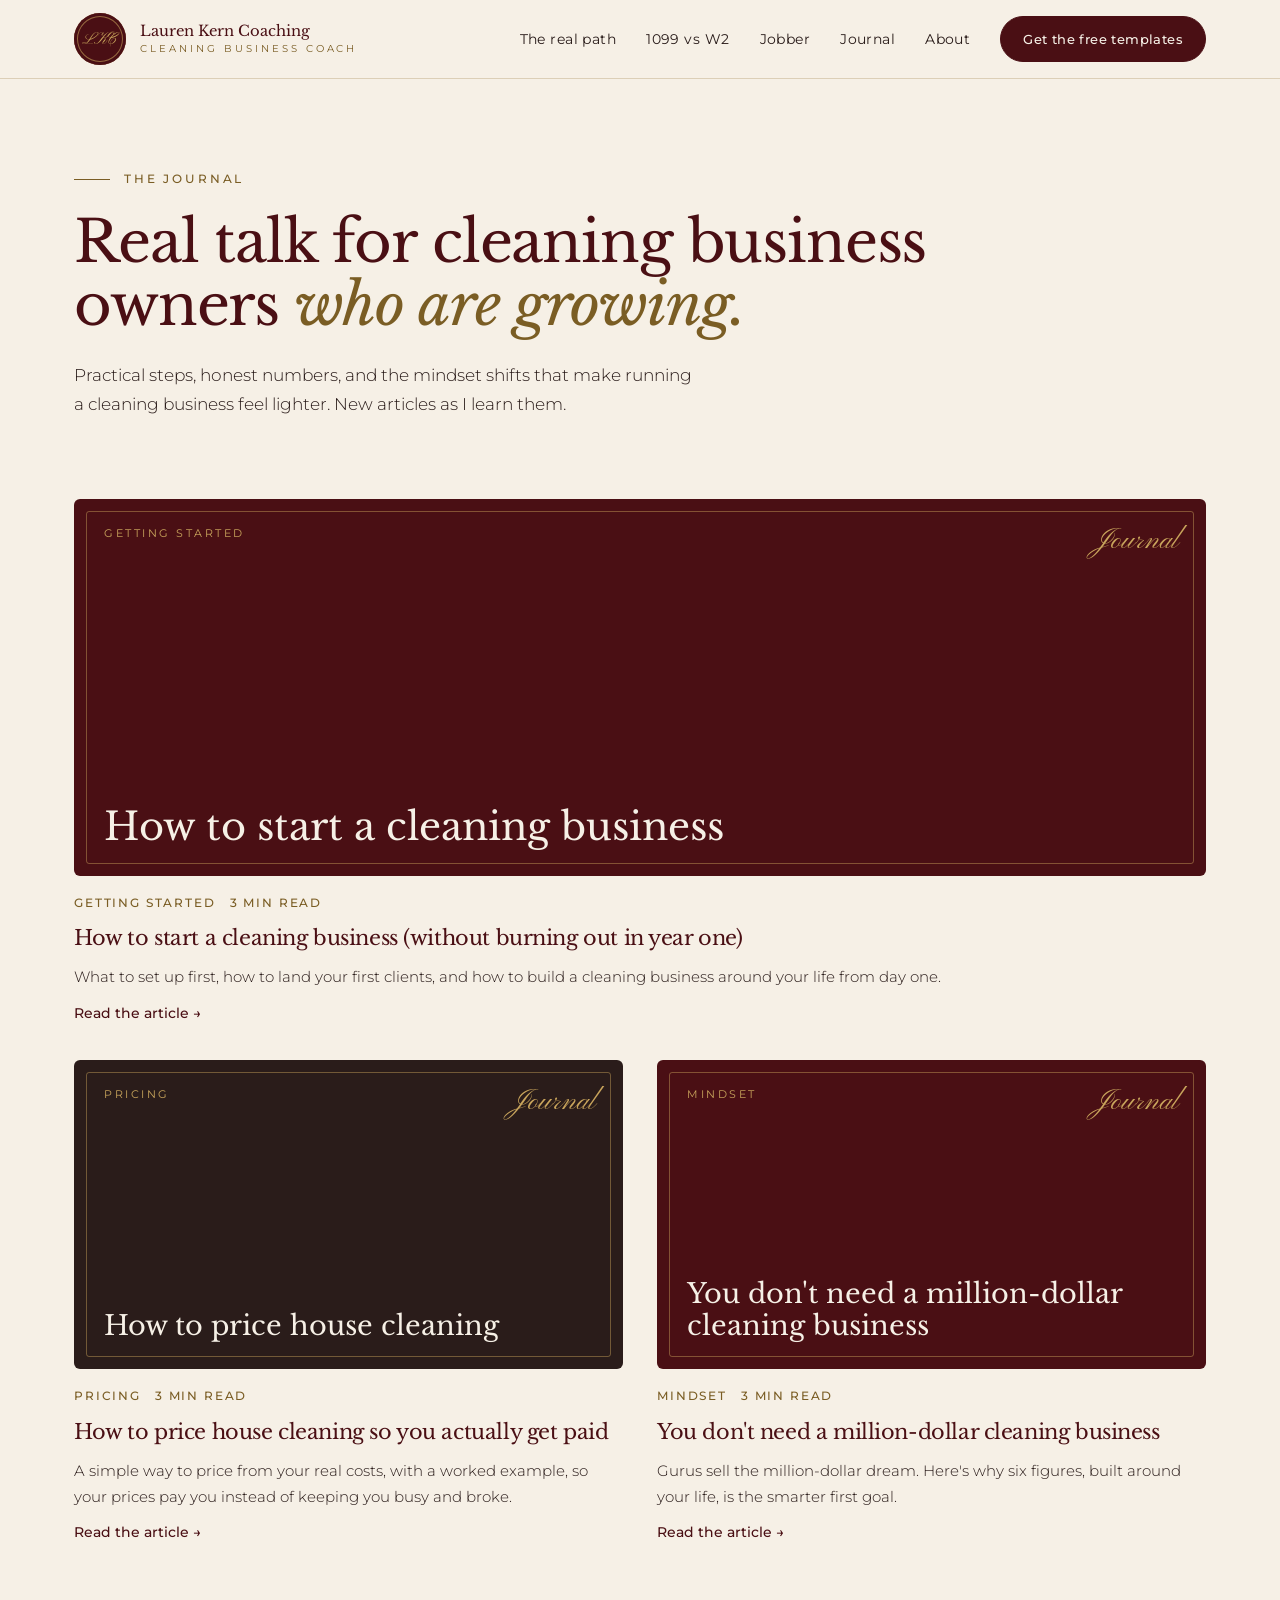
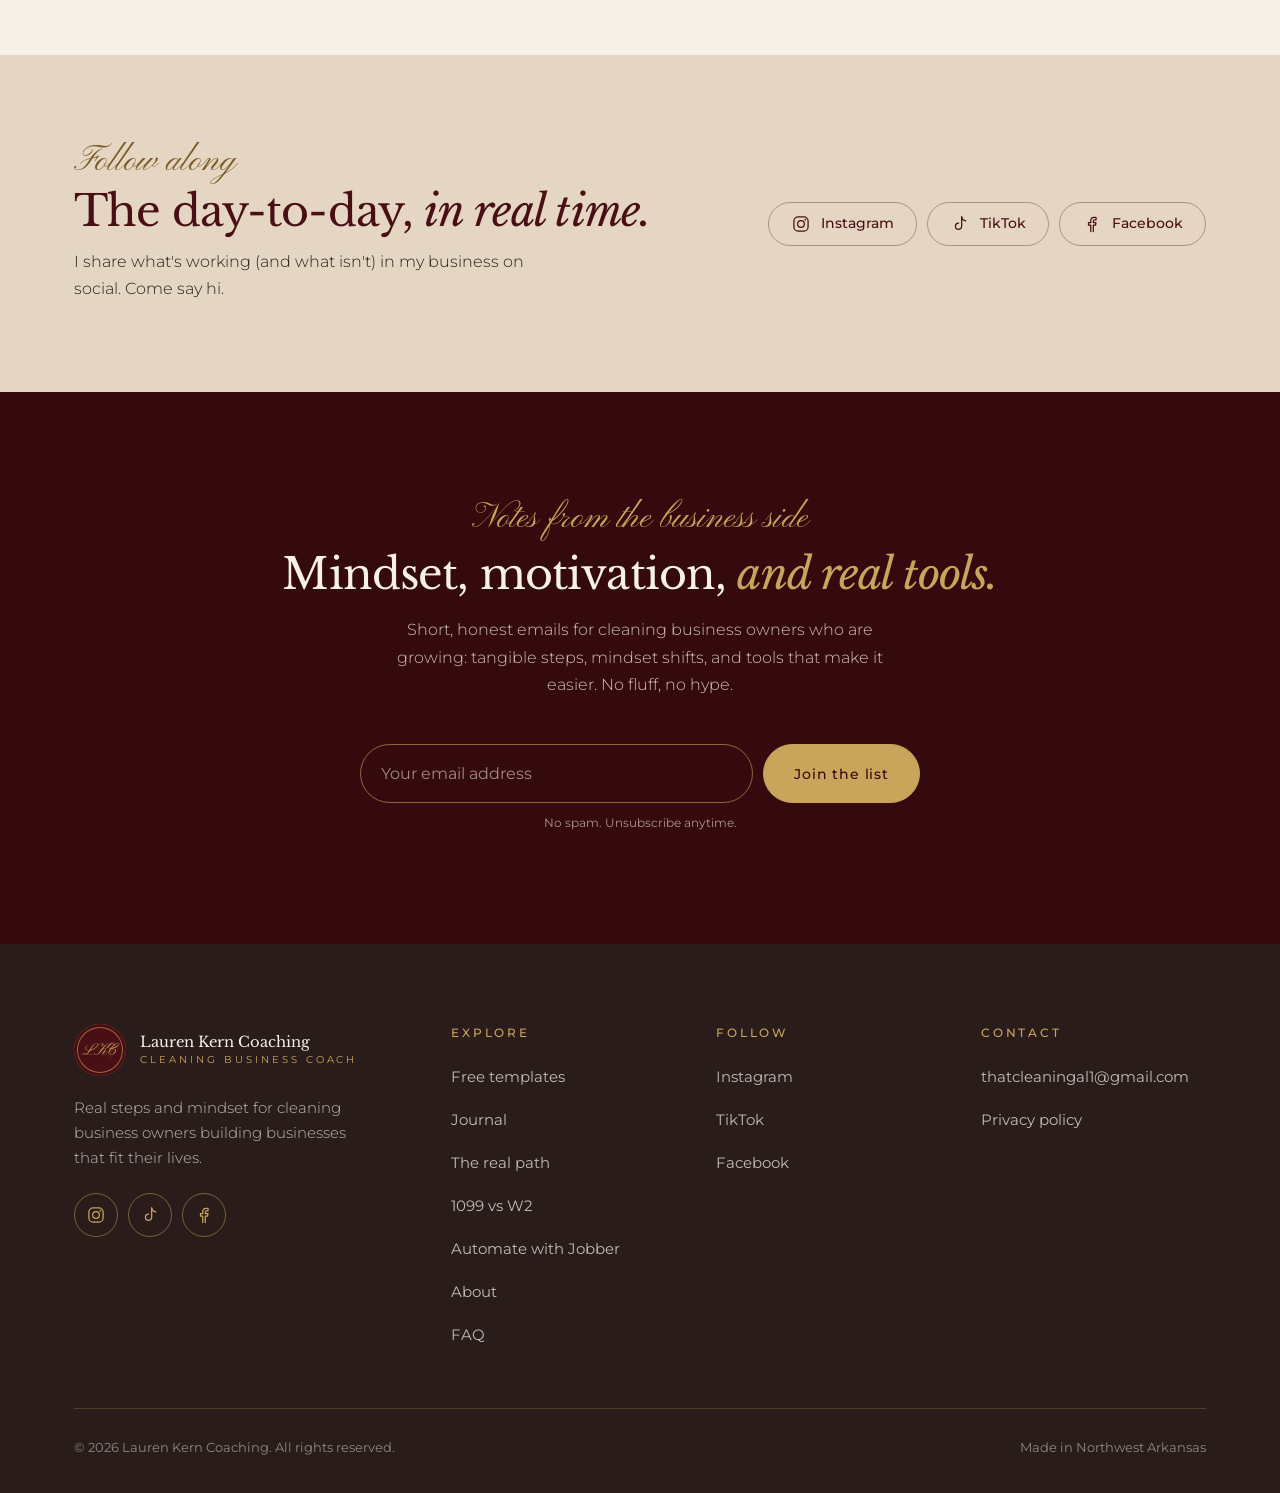
<file: journal/index.html>
<!doctype html><html lang=en><head><meta charset=utf-8><meta content="width=device-width,initial-scale=1" name=viewport><title>Journal: real talk for cleaning business owners | Lauren Kern Coaching</title><meta content="Honest, practical articles on starting, pricing, and growing a cleaning business that fits your life, from the founder of Brightside Cleaning NWA." name=description><link href=https://laurenkerncoaching.com/journal/ rel=canonical><meta content="index, follow, max-image-preview:large" name=robots><meta content="Lauren Kern" name=author><meta content=#4A0F14 name=theme-color><meta content=website property=og:type><meta content="Lauren Kern Coaching" property=og:site_name><meta content="Journal: real talk for cleaning business owners | Lauren Kern Coaching" property=og:title><meta content="Honest, practical articles on starting, pricing, and growing a cleaning business that fits your life, from the founder of Brightside Cleaning NWA." property=og:description><meta content=https://laurenkerncoaching.com/journal/ property=og:url><meta content=https://laurenkerncoaching.com/images/og-image.jpg property=og:image><meta content=summary_large_image name=twitter:card><link href=../images/favicon.svg rel=icon type=image/svg+xml><link href=../images/favicon-32.png rel=icon sizes=32x32 type=image/png><link href=../images/apple-touch-icon.png rel=apple-touch-icon><link href=https://fonts.googleapis.com rel=preconnect><link crossorigin href=https://fonts.gstatic.com rel=preconnect><link href="https://fonts.googleapis.com/css2?family=Libre+Baskerville:ital,wght@0,400;0,700;1,400&family=Montserrat:wght@300;400;500;600&family=Pinyon+Script&display=swap" as=style rel=preload><link href="https://fonts.googleapis.com/css2?family=Libre+Baskerville:ital,wght@0,400;0,700;1,400&family=Montserrat:wght@300;400;500;600&family=Pinyon+Script&display=swap" onload="this.media='all'" media=print rel=stylesheet><noscript><link href="https://fonts.googleapis.com/css2?family=Libre+Baskerville:ital,wght@0,400;0,700;1,400&family=Montserrat:wght@300;400;500;600&family=Pinyon+Script&display=swap" rel=stylesheet></noscript><script>document.documentElement.classList.add('js')</script><script type=application/ld+json>{"@context": "https://schema.org", "@type": "Blog", "name": "The Lauren Kern Coaching journal", "url": "https://laurenkerncoaching.com/journal/", "author": {"@type": "Person", "name": "Lauren Kern"}, "blogPost": [{"@type": "BlogPosting", "headline": "How to start a cleaning business (without burning out in year one)", "url": "https://laurenkerncoaching.com/journal/how-to-start-a-cleaning-business/", "datePublished": "2026-11-01"}, {"@type": "BlogPosting", "headline": "How to price house cleaning so you actually get paid", "url": "https://laurenkerncoaching.com/journal/how-to-price-house-cleaning/", "datePublished": "2026-11-01"}, {"@type": "BlogPosting", "headline": "You don't need a million-dollar cleaning business", "url": "https://laurenkerncoaching.com/journal/you-dont-need-a-million-dollar-cleaning-business/", "datePublished": "2026-11-01"}]}</script><link href="../assets/styles.css?v=716165da" rel=stylesheet></head><body><a class=skip href=#top>Skip to content</a><header><div class="wrap nav" id=nav><a class=brand href=../index.html> <span aria-hidden=true class=mono>LKC</span> <span class=wordmark>Lauren Kern Coaching<small>Cleaning business coach</small></span> </a><button aria-label="Open menu" aria-controls=menu aria-expanded=false class=menu-toggle><span></span><span></span><span></span></button><nav aria-label=Main><ul class=links id=menu><li><a href=../index.html#roadmap>The real path</a></li><li><a href=../index.html#models>1099 vs W2</a></li><li><a href=../index.html#tools>Jobber</a></li><li><a href=../journal/index.html>Journal</a></li><li><a href=../index.html#about>About</a></li><li><a class=btn href=../index.html#guides>Get the free templates</a></li></ul></nav></div></header><main id=top><section class=j-hero><div class="wrap reveal"><p class=eyebrow>The journal</p><h1>Real talk for cleaning business owners <em>who are growing.</em></h1><p class=lede>Practical steps, honest numbers, and the mindset shifts that make running a cleaning business feel lighter. New articles as I learn them.</p></div></section><section class=j-list><div class=wrap><div class=post-grid><article class="post-card post-card-big reveal"><a href=../journal/how-to-start-a-cleaning-business/index.html> <div class="post-cover oxblood"><span class=tag>Getting started</span><span class=vol>Journal</span><p class=title>How to start a cleaning business</p></div> <div class=post-meta><span>Getting started</span><span>3 min read</span></div> <h3>How to start a cleaning business (without burning out in year one)</h3> <p>What to set up first, how to land your first clients, and how to build a cleaning business around your life from day one.</p> <span class=more>Read the article <span aria-hidden=true>→</span></span> </a></article><article class="post-card reveal"><a href=../journal/how-to-price-house-cleaning/index.html> <div class="post-cover espresso"><span class=tag>Pricing</span><span class=vol>Journal</span><p class=title>How to price house cleaning</p></div> <div class=post-meta><span>Pricing</span><span>3 min read</span></div> <h3>How to price house cleaning so you actually get paid</h3> <p>A simple way to price from your real costs, with a worked example, so your prices pay you instead of keeping you busy and broke.</p> <span class=more>Read the article <span aria-hidden=true>→</span></span> </a></article><article class="post-card reveal"><a href=../journal/you-dont-need-a-million-dollar-cleaning-business/index.html> <div class="post-cover oxblood"><span class=tag>Mindset</span><span class=vol>Journal</span><p class=title>You don't need a million-dollar cleaning business</p></div> <div class=post-meta><span>Mindset</span><span>3 min read</span></div> <h3>You don't need a million-dollar cleaning business</h3> <p>Gurus sell the million-dollar dream. Here's why six figures, built around your life, is the smarter first goal.</p> <span class=more>Read the article <span aria-hidden=true>→</span></span> </a></article></div></div></section><section class=follow><div class="wrap follow-inner reveal"><div><p class=script>Follow along</p><h2>The day-to-day, <em>in real time.</em></h2><p>I share what's working (and what isn't) in my business on social. Come say hi.</p></div><ul class="social social-lg"><li><a aria-label="Lauren on Instagram" href=https://www.instagram.com/thatcleaningal1 rel=noopener target=_blank><svg viewbox="0 0 24 24" aria-hidden=true><rect height=17 rx=5 width=17 x=3.5 y=3.5 /><circle cx=12 cy=12 r=4 /><circle class=f cx=17.2 cy=6.8 r=1 /></svg><span>Instagram</span></a></li><li><a aria-label="Lauren on TikTok" href=https://www.tiktok.com/@thatcleaningal1 rel=noopener target=_blank><svg viewbox="0 0 24 24" aria-hidden=true><path d="M14 3.5v11.25a3.75 3.75 0 1 1-3.75-3.75"/><path d="M14 3.5c.45 2.7 2.35 4.45 5 4.65"/></svg><span>TikTok</span></a></li><li><a aria-label="Lauren on Facebook" href=https://www.facebook.com/thatcleaningal1/ rel=noopener target=_blank><svg viewbox="0 0 24 24" aria-hidden=true><path d="M13.6 21v-7.6h2.7l.4-3.1h-3.1V8.4c0-.9.3-1.5 1.6-1.5h1.7V4.2c-.3 0-1.3-.1-2.4-.1-2.4 0-4 1.4-4 4.1v2.1H7.8v3.1h2.7V21"/></svg><span>Facebook</span></a></li></ul></div></section><section class="news dark"><div class="wrap reveal"><p class=script>Notes from the business side</p><h2>Mindset, motivation, <em>and real tools.</em></h2><p class=sub>Short, honest emails for cleaning business owners who are growing: tangible steps, mindset shifts, and tools that make it easier. No fluff, no hype.</p><form action=https://app.kit.com/forms/10130422/subscriptions class=signup data-kit method=post><div class=field-row><input aria-label="Email address" placeholder="Your email address" autocomplete=email name=email_address required type=email><button class=btn>Join the list</button></div><p class=fine>No spam. Unsubscribe anytime.</p><p class=thanks role=status>Almost there! Check your inbox to confirm your subscription.</p></form></div></section></main><footer><div class=wrap><nav aria-label=Footer class=foot-grid><div><a class=brand href=../index.html><span aria-hidden=true class=mono>LKC</span><span class=wordmark>Lauren Kern Coaching<small>Cleaning business coach</small></span></a><p class=foot-about>Real steps and mindset for cleaning business owners building businesses that fit their lives.</p><ul class="social social-dark"><li><a aria-label="Lauren on Instagram" href=https://www.instagram.com/thatcleaningal1 rel=noopener target=_blank><svg viewbox="0 0 24 24" aria-hidden=true><rect height=17 rx=5 width=17 x=3.5 y=3.5 /><circle cx=12 cy=12 r=4 /><circle class=f cx=17.2 cy=6.8 r=1 /></svg></a></li><li><a aria-label="Lauren on TikTok" href=https://www.tiktok.com/@thatcleaningal1 rel=noopener target=_blank><svg viewbox="0 0 24 24" aria-hidden=true><path d="M14 3.5v11.25a3.75 3.75 0 1 1-3.75-3.75"/><path d="M14 3.5c.45 2.7 2.35 4.45 5 4.65"/></svg></a></li><li><a aria-label="Lauren on Facebook" href=https://www.facebook.com/thatcleaningal1/ rel=noopener target=_blank><svg viewbox="0 0 24 24" aria-hidden=true><path d="M13.6 21v-7.6h2.7l.4-3.1h-3.1V8.4c0-.9.3-1.5 1.6-1.5h1.7V4.2c-.3 0-1.3-.1-2.4-.1-2.4 0-4 1.4-4 4.1v2.1H7.8v3.1h2.7V21"/></svg></a></li></ul></div><div><p class=foot-h>Explore</p><ul><li><a href=../index.html#guides>Free templates</a></li><li><a href=../journal/index.html>Journal</a></li><li><a href=../index.html#roadmap>The real path</a></li><li><a href=../index.html#models>1099 vs W2</a></li><li><a href=../index.html#tools>Automate with Jobber</a></li><li><a href=../index.html#about>About</a></li><li><a href=../index.html#faq>FAQ</a></li></ul></div><div><p class=foot-h>Follow</p><ul><li><a href=https://www.instagram.com/thatcleaningal1 rel=noopener target=_blank>Instagram</a></li><li><a href=https://www.tiktok.com/@thatcleaningal1 rel=noopener target=_blank>TikTok</a></li><li><a href=https://www.facebook.com/thatcleaningal1/ rel=noopener target=_blank>Facebook</a></li></ul></div><div><p class=foot-h>Contact</p><ul><li><a href=mailto:thatcleaningal1@gmail.com>thatcleaningal1@gmail.com</a></li><li><a href=../privacy.html>Privacy policy</a></li></ul></div></nav><div class=foot-bottom><span>© <span id=yr>2026</span> Lauren Kern Coaching. All rights reserved.</span><span>Made in Northwest Arkansas</span></div></div></footer><script src="../assets/site.js?v=fefb3453" defer></script></body></html>
</file>
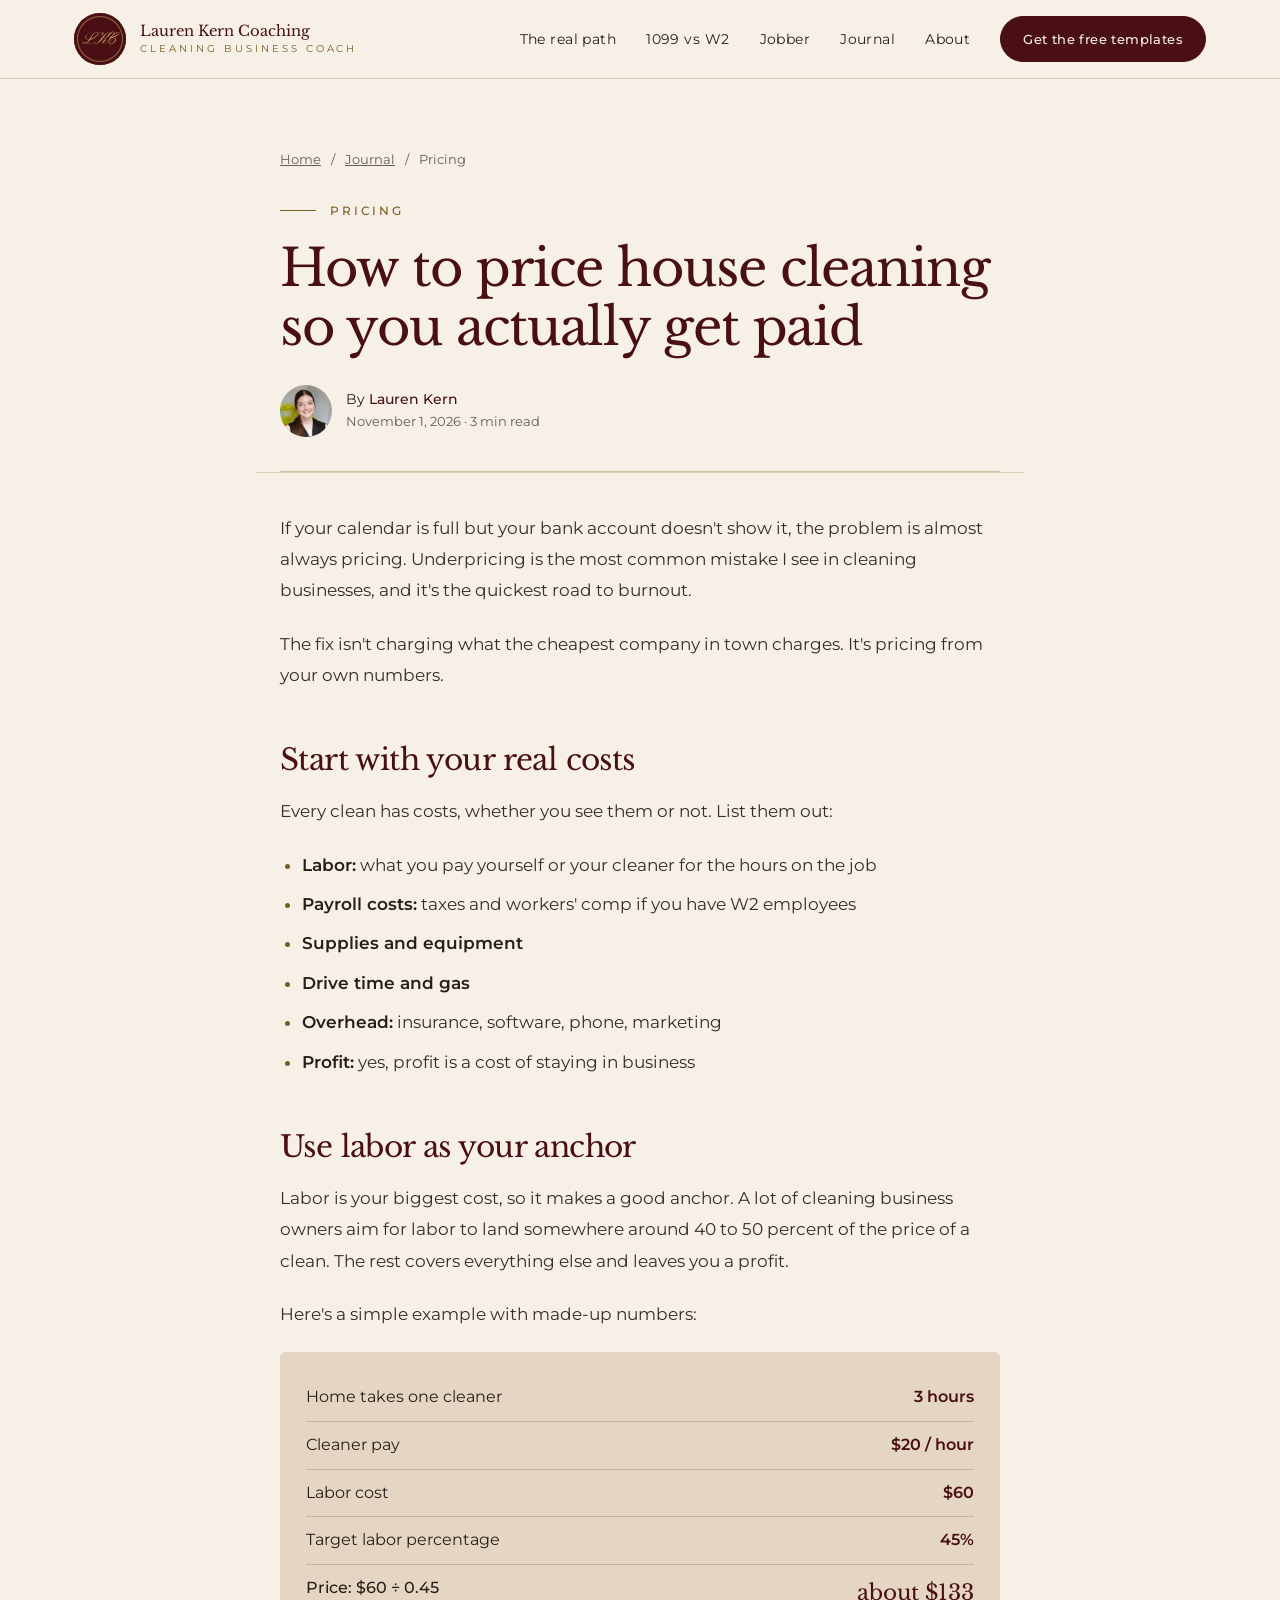
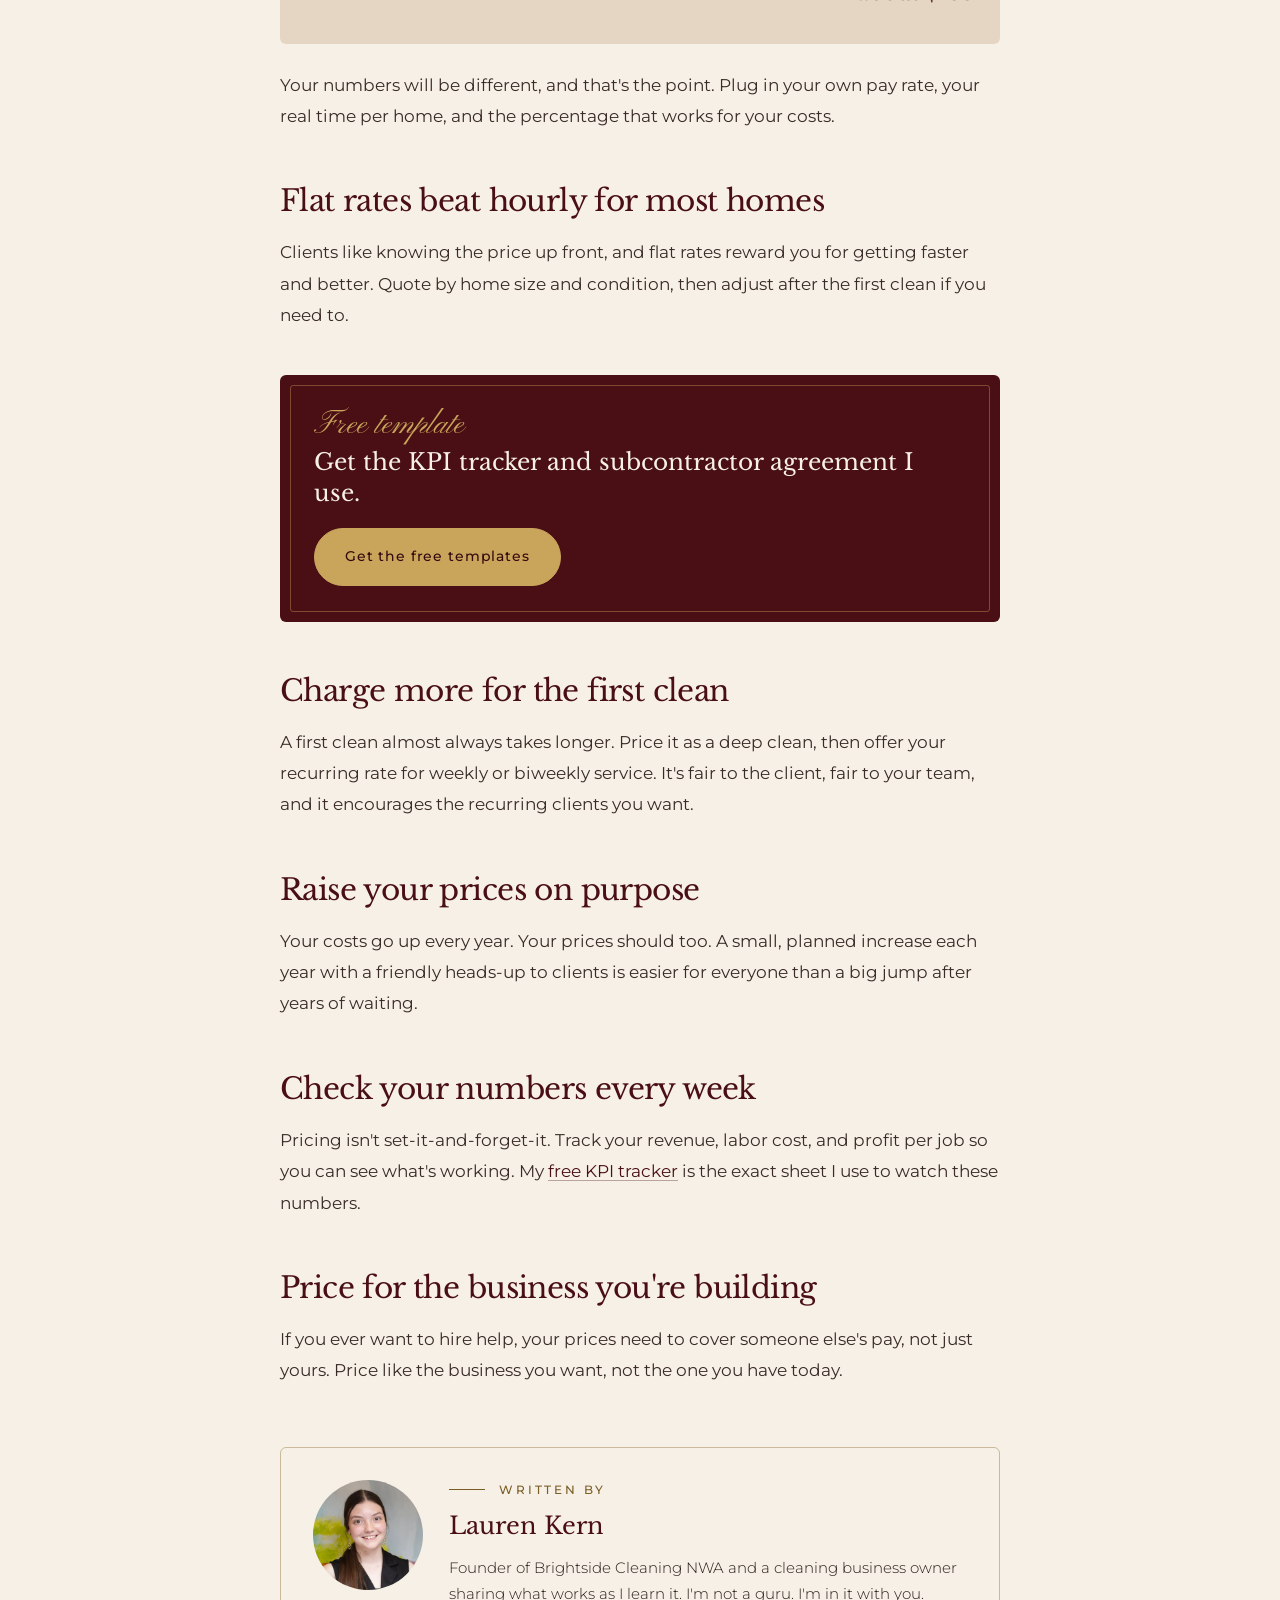
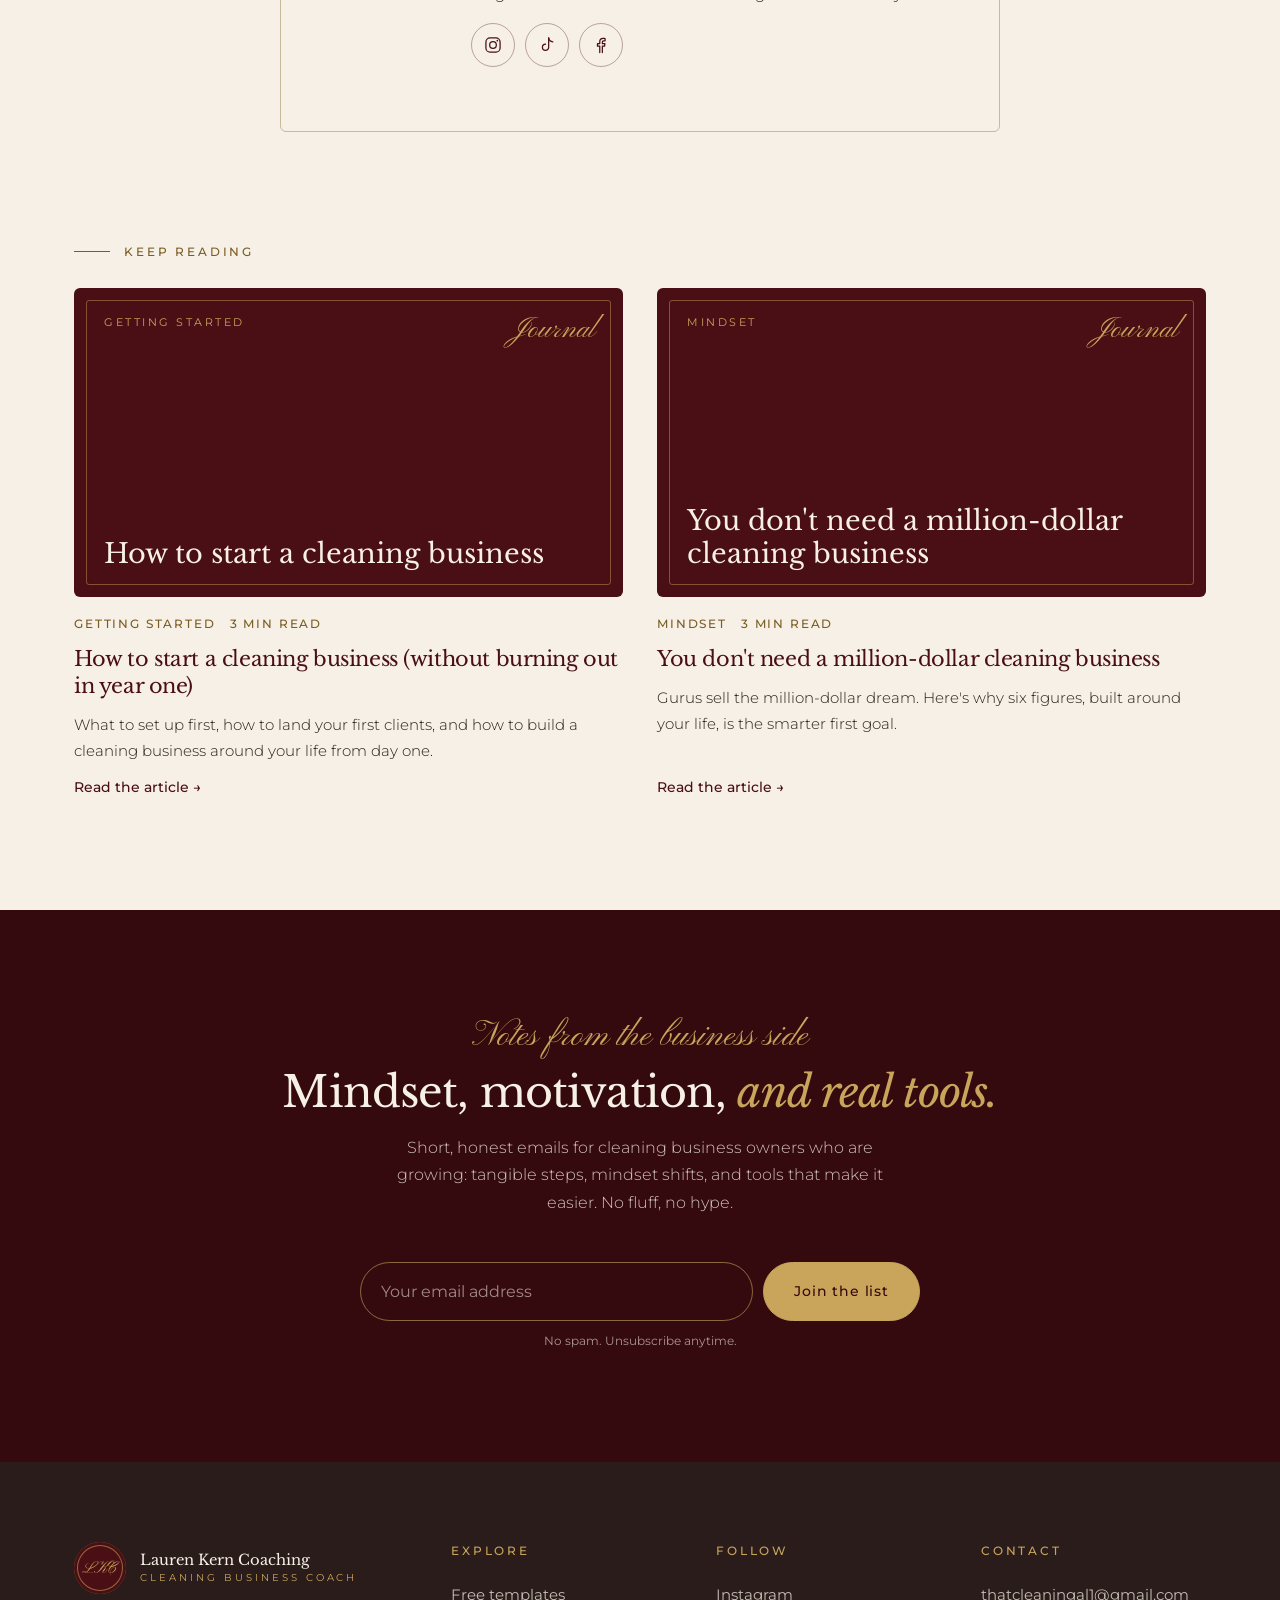
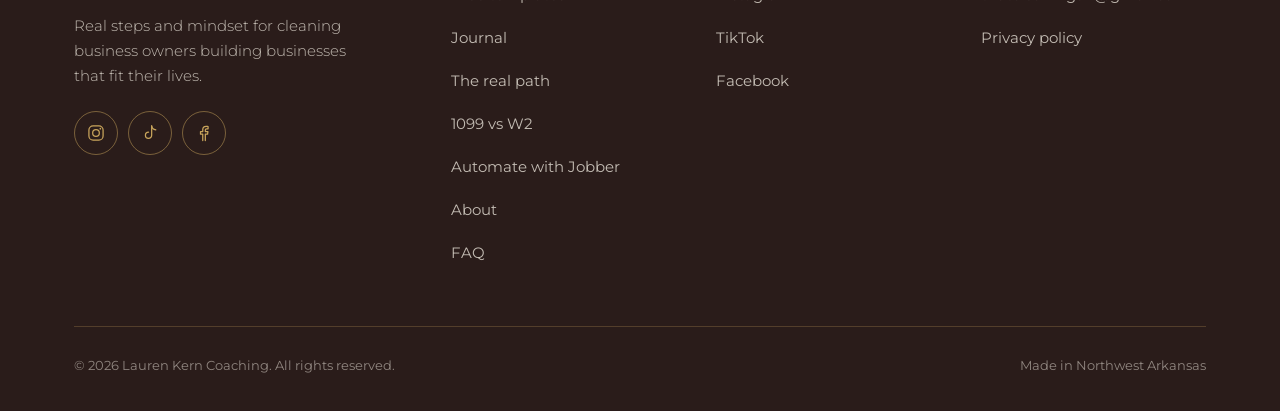
<file: journal/how-to-price-house-cleaning/index.html>
<!doctype html><html lang=en><head><meta charset=utf-8><meta content="width=device-width,initial-scale=1" name=viewport><title>How to price house cleaning so you actually get paid | Lauren Kern Coaching</title><meta content="A simple way to price house cleaning from your real costs, with a worked example, so your prices pay you and your team instead of keeping you busy and broke." name=description><link href=https://laurenkerncoaching.com/journal/how-to-price-house-cleaning/ rel=canonical><meta content="index, follow, max-image-preview:large" name=robots><meta content="Lauren Kern" name=author><meta content=#4A0F14 name=theme-color><meta content=article property=og:type><meta content="Lauren Kern Coaching" property=og:site_name><meta content="How to price house cleaning so you actually get paid | Lauren Kern Coaching" property=og:title><meta content="A simple way to price house cleaning from your real costs, with a worked example, so your prices pay you and your team instead of keeping you busy and broke." property=og:description><meta content=https://laurenkerncoaching.com/journal/how-to-price-house-cleaning/ property=og:url><meta content=https://laurenkerncoaching.com/images/og-image.jpg property=og:image><meta content=summary_large_image name=twitter:card><link href=../../images/favicon.svg rel=icon type=image/svg+xml><link href=../../images/favicon-32.png rel=icon sizes=32x32 type=image/png><link href=../../images/apple-touch-icon.png rel=apple-touch-icon><link href=https://fonts.googleapis.com rel=preconnect><link crossorigin href=https://fonts.gstatic.com rel=preconnect><link href="https://fonts.googleapis.com/css2?family=Libre+Baskerville:ital,wght@0,400;0,700;1,400&family=Montserrat:wght@300;400;500;600&family=Pinyon+Script&display=swap" as=style rel=preload><link href="https://fonts.googleapis.com/css2?family=Libre+Baskerville:ital,wght@0,400;0,700;1,400&family=Montserrat:wght@300;400;500;600&family=Pinyon+Script&display=swap" onload="this.media='all'" media=print rel=stylesheet><noscript><link href="https://fonts.googleapis.com/css2?family=Libre+Baskerville:ital,wght@0,400;0,700;1,400&family=Montserrat:wght@300;400;500;600&family=Pinyon+Script&display=swap" rel=stylesheet></noscript><script>document.documentElement.classList.add('js')</script><script type=application/ld+json>{"@context": "https://schema.org", "@type": "BlogPosting", "headline": "How to price house cleaning so you actually get paid", "description": "A simple way to price house cleaning from your real costs, with a worked example, so your prices pay you and your team instead of keeping you busy and broke.", "datePublished": "2026-11-01", "dateModified": "2026-11-01", "mainEntityOfPage": "https://laurenkerncoaching.com/journal/how-to-price-house-cleaning/", "image": "https://laurenkerncoaching.com/images/og-image.jpg", "author": {"@type": "Person", "name": "Lauren Kern", "url": "https://laurenkerncoaching.com/"}, "publisher": {"@type": "Organization", "name": "Lauren Kern Coaching", "logo": {"@type": "ImageObject", "url": "https://laurenkerncoaching.com/images/apple-touch-icon.png"}}}</script><script type=application/ld+json>{"@context": "https://schema.org", "@type": "BreadcrumbList", "itemListElement": [{"@type": "ListItem", "position": 1, "name": "Home", "item": "https://laurenkerncoaching.com/"}, {"@type": "ListItem", "position": 2, "name": "Journal", "item": "https://laurenkerncoaching.com/journal/"}, {"@type": "ListItem", "position": 3, "name": "How to price house cleaning", "item": "https://laurenkerncoaching.com/journal/how-to-price-house-cleaning/"}]}</script><link href="../../assets/styles.css?v=716165da" rel=stylesheet></head><body><a class=skip href=#top>Skip to content</a><header><div class="wrap nav" id=nav><a class=brand href=../../index.html> <span aria-hidden=true class=mono>LKC</span> <span class=wordmark>Lauren Kern Coaching<small>Cleaning business coach</small></span> </a><button aria-label="Open menu" aria-controls=menu aria-expanded=false class=menu-toggle><span></span><span></span><span></span></button><nav aria-label=Main><ul class=links id=menu><li><a href=../../index.html#roadmap>The real path</a></li><li><a href=../../index.html#models>1099 vs W2</a></li><li><a href=../../index.html#tools>Jobber</a></li><li><a href=../../journal/index.html>Journal</a></li><li><a href=../../index.html#about>About</a></li><li><a class=btn href=../../index.html#guides>Get the free templates</a></li></ul></nav></div></header><main id=top><article class=post><header class="post-head wrap"><nav aria-label=Breadcrumb class=crumbs><a href=../../index.html>Home</a><span>/</span><a href=../../journal/index.html>Journal</a><span>/</span><span>Pricing</span></nav><p class=eyebrow>Pricing</p><h1>How to price house cleaning so you actually get paid</h1><div class=byline><img alt decoding=async height=800 loading=lazy src=../../images/lauren-about.webp width=640><p>By <a href=../../index.html#about>Lauren Kern</a><br><span><time datetime=2026-11-01>November 1, 2026</time> · 3 min read</span></p></div></header><div class="prose wrap"><p>If your calendar is full but your bank account doesn't show it, the problem is almost always pricing. Underpricing is the most common mistake I see in cleaning businesses, and it's the quickest road to burnout.</p><p>The fix isn't charging what the cheapest company in town charges. It's pricing from your own numbers.</p><h2>Start with your real costs</h2><p>Every clean has costs, whether you see them or not. List them out:</p><ul><li><strong>Labor:</strong> what you pay yourself or your cleaner for the hours on the job</li><li><strong>Payroll costs:</strong> taxes and workers' comp if you have W2 employees</li><li><strong>Supplies and equipment</strong></li><li><strong>Drive time and gas</strong></li><li><strong>Overhead:</strong> insurance, software, phone, marketing</li><li><strong>Profit:</strong> yes, profit is a cost of staying in business</li></ul><h2>Use labor as your anchor</h2><p>Labor is your biggest cost, so it makes a good anchor. A lot of cleaning business owners aim for labor to land somewhere around 40 to 50 percent of the price of a clean. The rest covers everything else and leaves you a profit.</p><p>Here's a simple example with made-up numbers:</p><div class=calc><p><span>Home takes one cleaner</span><b>3 hours</b></p><p><span>Cleaner pay</span><b>$20 / hour</b></p><p><span>Labor cost</span><b>$60</b></p><p><span>Target labor percentage</span><b>45%</b></p><p class=total><span>Price: $60 ÷ 0.45</span><b>about $133</b></p></div><p>Your numbers will be different, and that's the point. Plug in your own pay rate, your real time per home, and the percentage that works for your costs.</p><h2>Flat rates beat hourly for most homes</h2><p>Clients like knowing the price up front, and flat rates reward you for getting faster and better. Quote by home size and condition, then adjust after the first clean if you need to.</p><aside class=callout><p class=script>Free template</p><p class=callout-title>Get the KPI tracker and subcontractor agreement I use.</p><a class=btn href=../../index.html#guides>Get the free templates</a></aside><h2>Charge more for the first clean</h2><p>A first clean almost always takes longer. Price it as a deep clean, then offer your recurring rate for weekly or biweekly service. It's fair to the client, fair to your team, and it encourages the recurring clients you want.</p><h2>Raise your prices on purpose</h2><p>Your costs go up every year. Your prices should too. A small, planned increase each year with a friendly heads-up to clients is easier for everyone than a big jump after years of waiting.</p><h2>Check your numbers every week</h2><p>Pricing isn't set-it-and-forget-it. Track your revenue, labor cost, and profit per job so you can see what's working. My <a href=../../index.html#guides>free KPI tracker</a> is the exact sheet I use to watch these numbers.</p><h2>Price for the business you're building</h2><p>If you ever want to hire help, your prices need to cover someone else's pay, not just yours. Price like the business you want, not the one you have today.</p><div class=author-box><img alt="Lauren Kern" decoding=async height=800 loading=lazy src=../../images/lauren-about.webp width=640><div><p class=eyebrow>Written by</p><p class=author-name>Lauren Kern</p><p>Founder of Brightside Cleaning NWA and a cleaning business owner sharing what works as I learn it. I'm not a guru. I'm in it with you.</p><ul class=social><li><a aria-label="Lauren on Instagram" href=https://www.instagram.com/thatcleaningal1 rel=noopener target=_blank><svg viewbox="0 0 24 24" aria-hidden=true><rect height=17 rx=5 width=17 x=3.5 y=3.5 /><circle cx=12 cy=12 r=4 /><circle class=f cx=17.2 cy=6.8 r=1 /></svg></a></li><li><a aria-label="Lauren on TikTok" href=https://www.tiktok.com/@thatcleaningal1 rel=noopener target=_blank><svg viewbox="0 0 24 24" aria-hidden=true><path d="M14 3.5v11.25a3.75 3.75 0 1 1-3.75-3.75"/><path d="M14 3.5c.45 2.7 2.35 4.45 5 4.65"/></svg></a></li><li><a aria-label="Lauren on Facebook" href=https://www.facebook.com/thatcleaningal1/ rel=noopener target=_blank><svg viewbox="0 0 24 24" aria-hidden=true><path d="M13.6 21v-7.6h2.7l.4-3.1h-3.1V8.4c0-.9.3-1.5 1.6-1.5h1.7V4.2c-.3 0-1.3-.1-2.4-.1-2.4 0-4 1.4-4 4.1v2.1H7.8v3.1h2.7V21"/></svg></a></li></ul></div></div></div></article><section class=j-more><div class=wrap><p class=eyebrow>Keep reading</p><div class="post-grid post-grid-2"><article class="post-card reveal"><a href=../../journal/how-to-start-a-cleaning-business/index.html> <div class="post-cover oxblood"><span class=tag>Getting started</span><span class=vol>Journal</span><p class=title>How to start a cleaning business</p></div> <div class=post-meta><span>Getting started</span><span>3 min read</span></div> <h3>How to start a cleaning business (without burning out in year one)</h3> <p>What to set up first, how to land your first clients, and how to build a cleaning business around your life from day one.</p> <span class=more>Read the article <span aria-hidden=true>→</span></span> </a></article><article class="post-card reveal"><a href=../../journal/you-dont-need-a-million-dollar-cleaning-business/index.html> <div class="post-cover oxblood"><span class=tag>Mindset</span><span class=vol>Journal</span><p class=title>You don't need a million-dollar cleaning business</p></div> <div class=post-meta><span>Mindset</span><span>3 min read</span></div> <h3>You don't need a million-dollar cleaning business</h3> <p>Gurus sell the million-dollar dream. Here's why six figures, built around your life, is the smarter first goal.</p> <span class=more>Read the article <span aria-hidden=true>→</span></span> </a></article></div></div></section><section class="news dark"><div class="wrap reveal"><p class=script>Notes from the business side</p><h2>Mindset, motivation, <em>and real tools.</em></h2><p class=sub>Short, honest emails for cleaning business owners who are growing: tangible steps, mindset shifts, and tools that make it easier. No fluff, no hype.</p><form action=https://app.kit.com/forms/10130422/subscriptions class=signup data-kit method=post><div class=field-row><input aria-label="Email address" placeholder="Your email address" autocomplete=email name=email_address required type=email><button class=btn>Join the list</button></div><p class=fine>No spam. Unsubscribe anytime.</p><p class=thanks role=status>Almost there! Check your inbox to confirm your subscription.</p></form></div></section></main><footer><div class=wrap><nav aria-label=Footer class=foot-grid><div><a class=brand href=../../index.html><span aria-hidden=true class=mono>LKC</span><span class=wordmark>Lauren Kern Coaching<small>Cleaning business coach</small></span></a><p class=foot-about>Real steps and mindset for cleaning business owners building businesses that fit their lives.</p><ul class="social social-dark"><li><a aria-label="Lauren on Instagram" href=https://www.instagram.com/thatcleaningal1 rel=noopener target=_blank><svg viewbox="0 0 24 24" aria-hidden=true><rect height=17 rx=5 width=17 x=3.5 y=3.5 /><circle cx=12 cy=12 r=4 /><circle class=f cx=17.2 cy=6.8 r=1 /></svg></a></li><li><a aria-label="Lauren on TikTok" href=https://www.tiktok.com/@thatcleaningal1 rel=noopener target=_blank><svg viewbox="0 0 24 24" aria-hidden=true><path d="M14 3.5v11.25a3.75 3.75 0 1 1-3.75-3.75"/><path d="M14 3.5c.45 2.7 2.35 4.45 5 4.65"/></svg></a></li><li><a aria-label="Lauren on Facebook" href=https://www.facebook.com/thatcleaningal1/ rel=noopener target=_blank><svg viewbox="0 0 24 24" aria-hidden=true><path d="M13.6 21v-7.6h2.7l.4-3.1h-3.1V8.4c0-.9.3-1.5 1.6-1.5h1.7V4.2c-.3 0-1.3-.1-2.4-.1-2.4 0-4 1.4-4 4.1v2.1H7.8v3.1h2.7V21"/></svg></a></li></ul></div><div><p class=foot-h>Explore</p><ul><li><a href=../../index.html#guides>Free templates</a></li><li><a href=../../journal/index.html>Journal</a></li><li><a href=../../index.html#roadmap>The real path</a></li><li><a href=../../index.html#models>1099 vs W2</a></li><li><a href=../../index.html#tools>Automate with Jobber</a></li><li><a href=../../index.html#about>About</a></li><li><a href=../../index.html#faq>FAQ</a></li></ul></div><div><p class=foot-h>Follow</p><ul><li><a href=https://www.instagram.com/thatcleaningal1 rel=noopener target=_blank>Instagram</a></li><li><a href=https://www.tiktok.com/@thatcleaningal1 rel=noopener target=_blank>TikTok</a></li><li><a href=https://www.facebook.com/thatcleaningal1/ rel=noopener target=_blank>Facebook</a></li></ul></div><div><p class=foot-h>Contact</p><ul><li><a href=mailto:thatcleaningal1@gmail.com>thatcleaningal1@gmail.com</a></li><li><a href=../../privacy.html>Privacy policy</a></li></ul></div></nav><div class=foot-bottom><span>© <span id=yr>2026</span> Lauren Kern Coaching. All rights reserved.</span><span>Made in Northwest Arkansas</span></div></div></footer><script src="../../assets/site.js?v=fefb3453" defer></script></body></html>
</file>
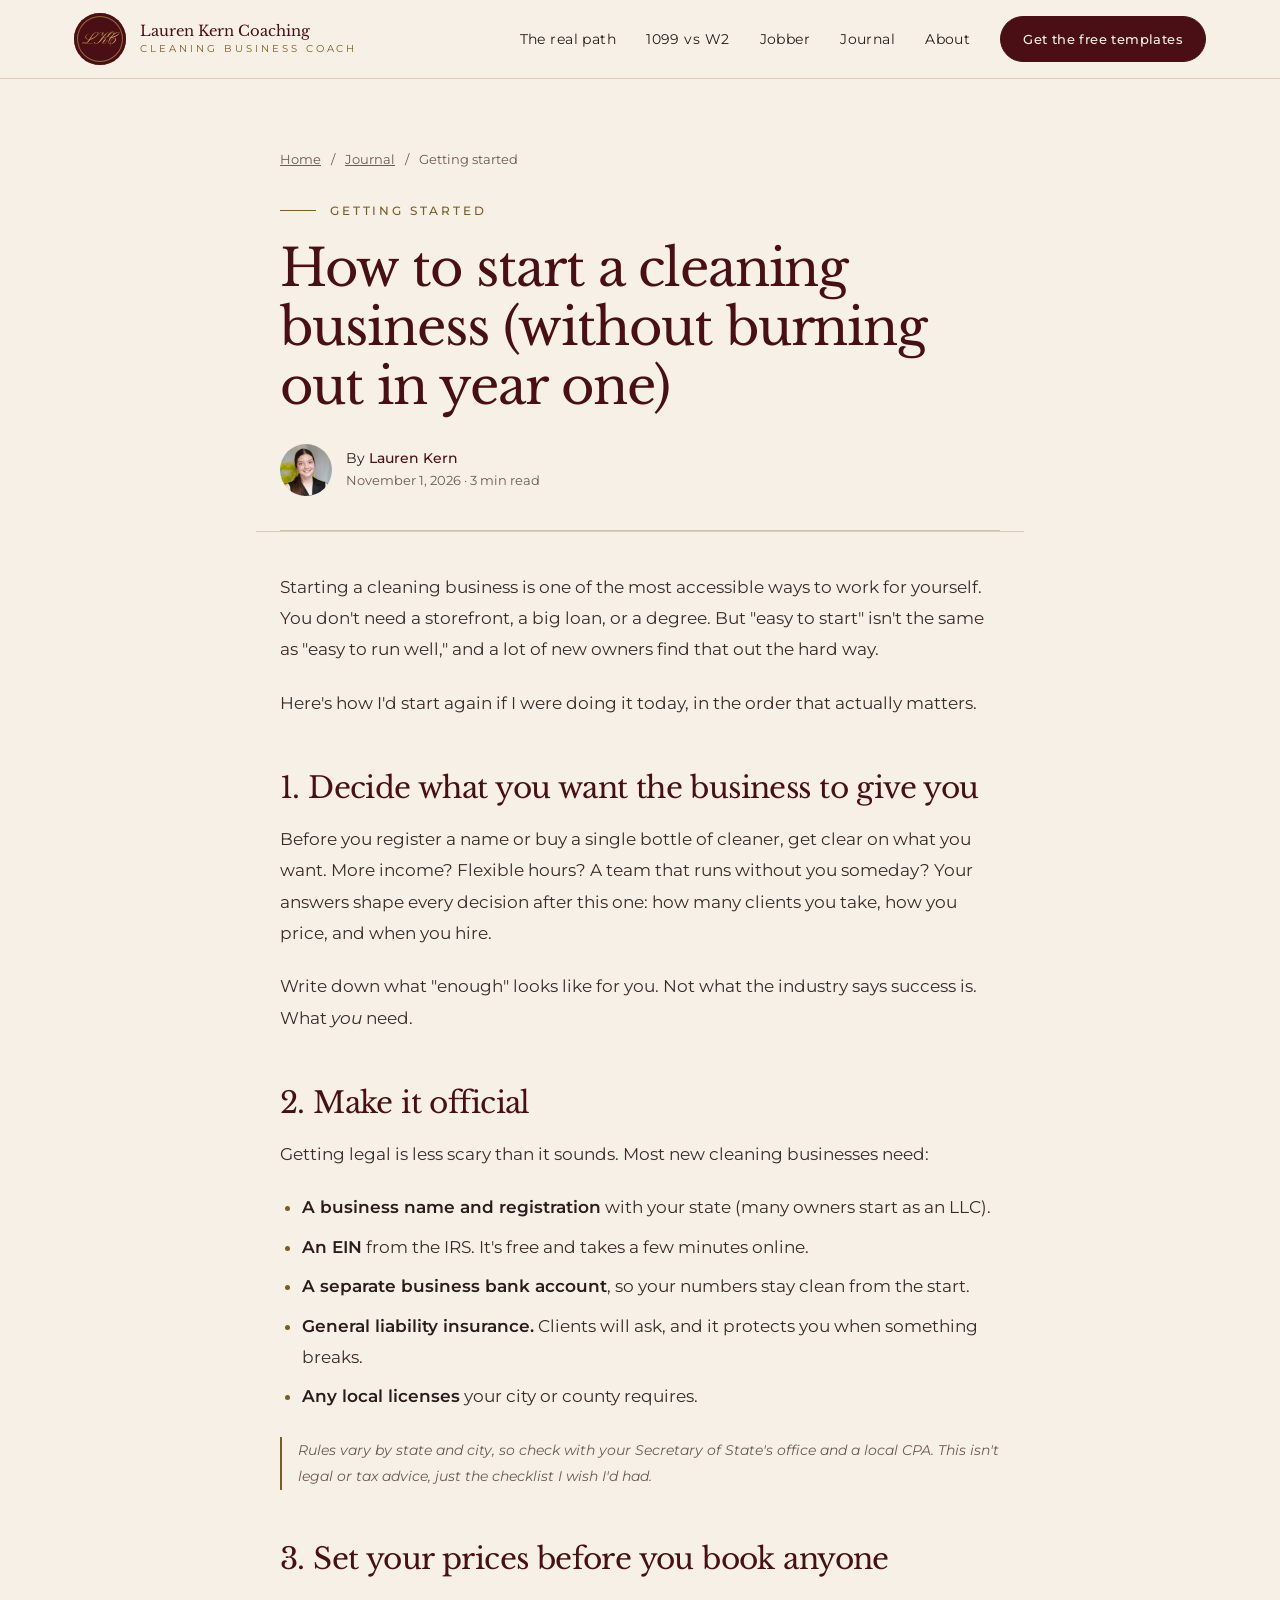
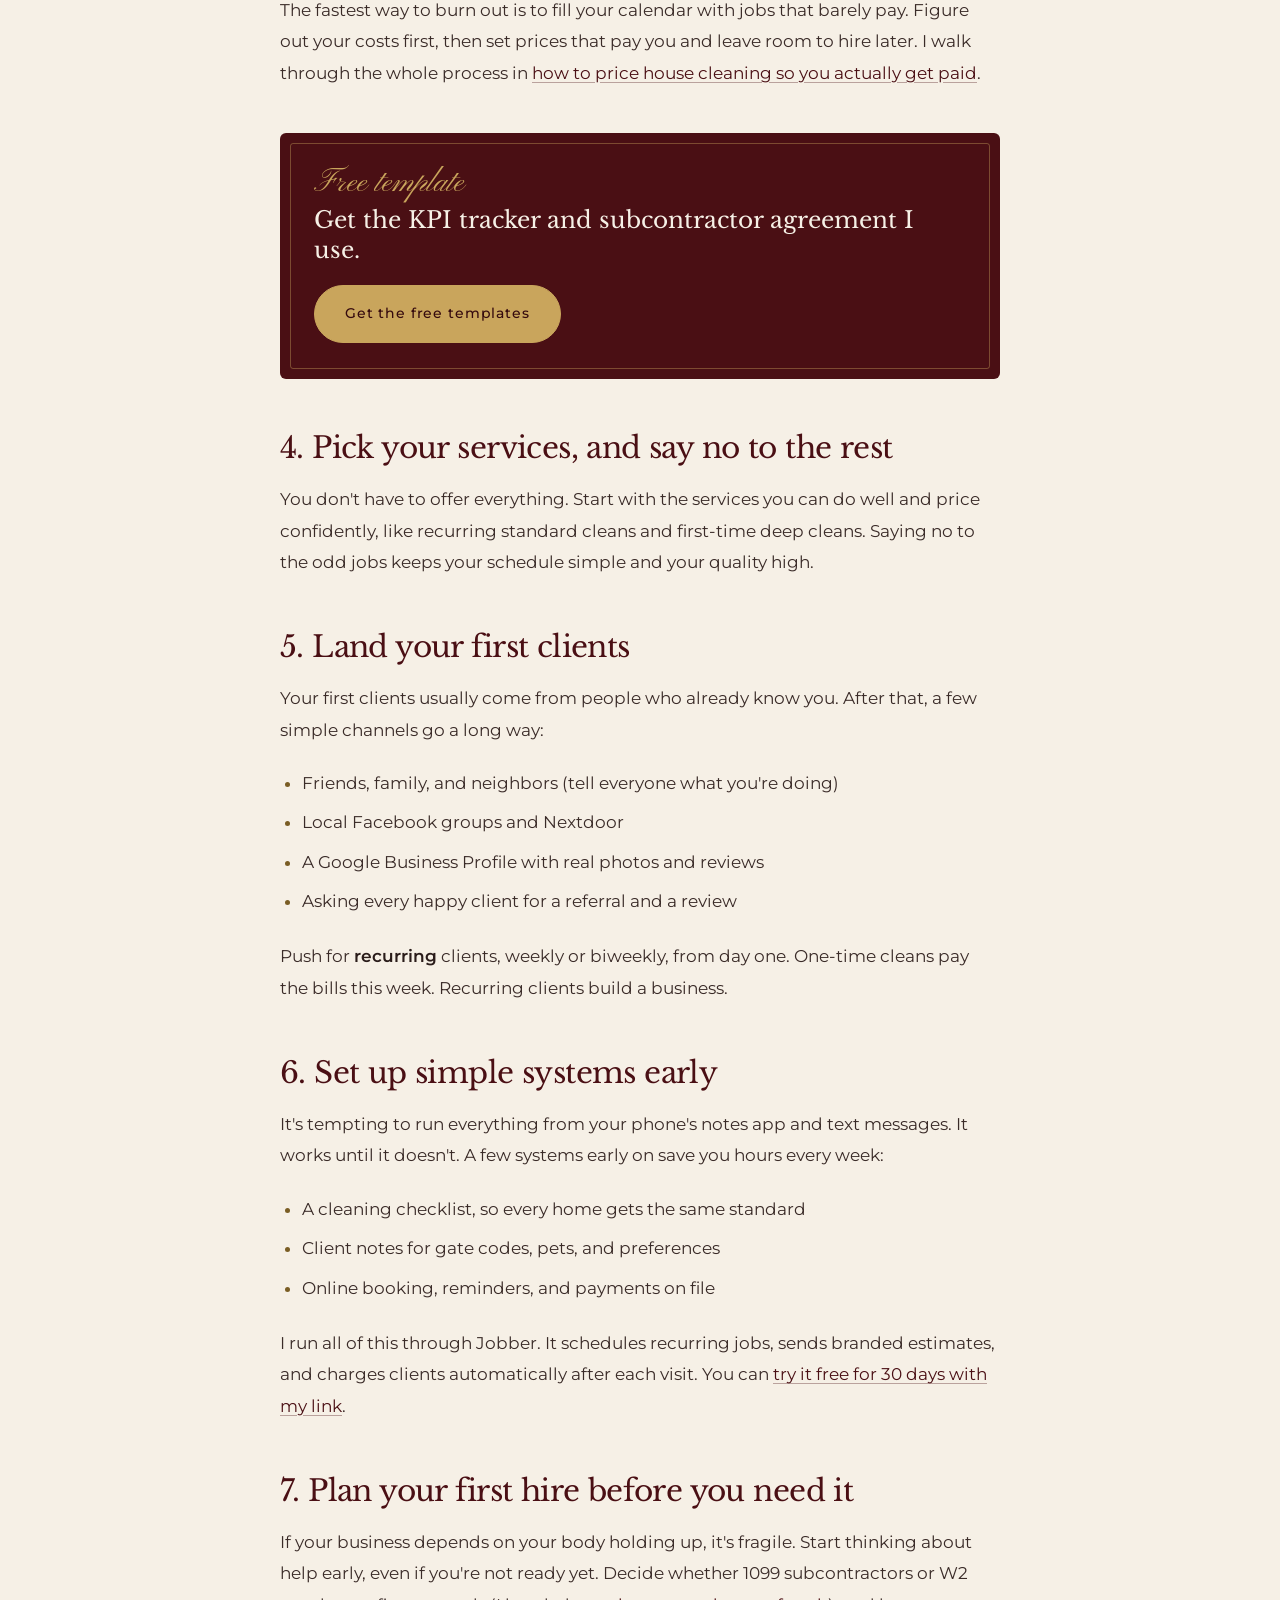
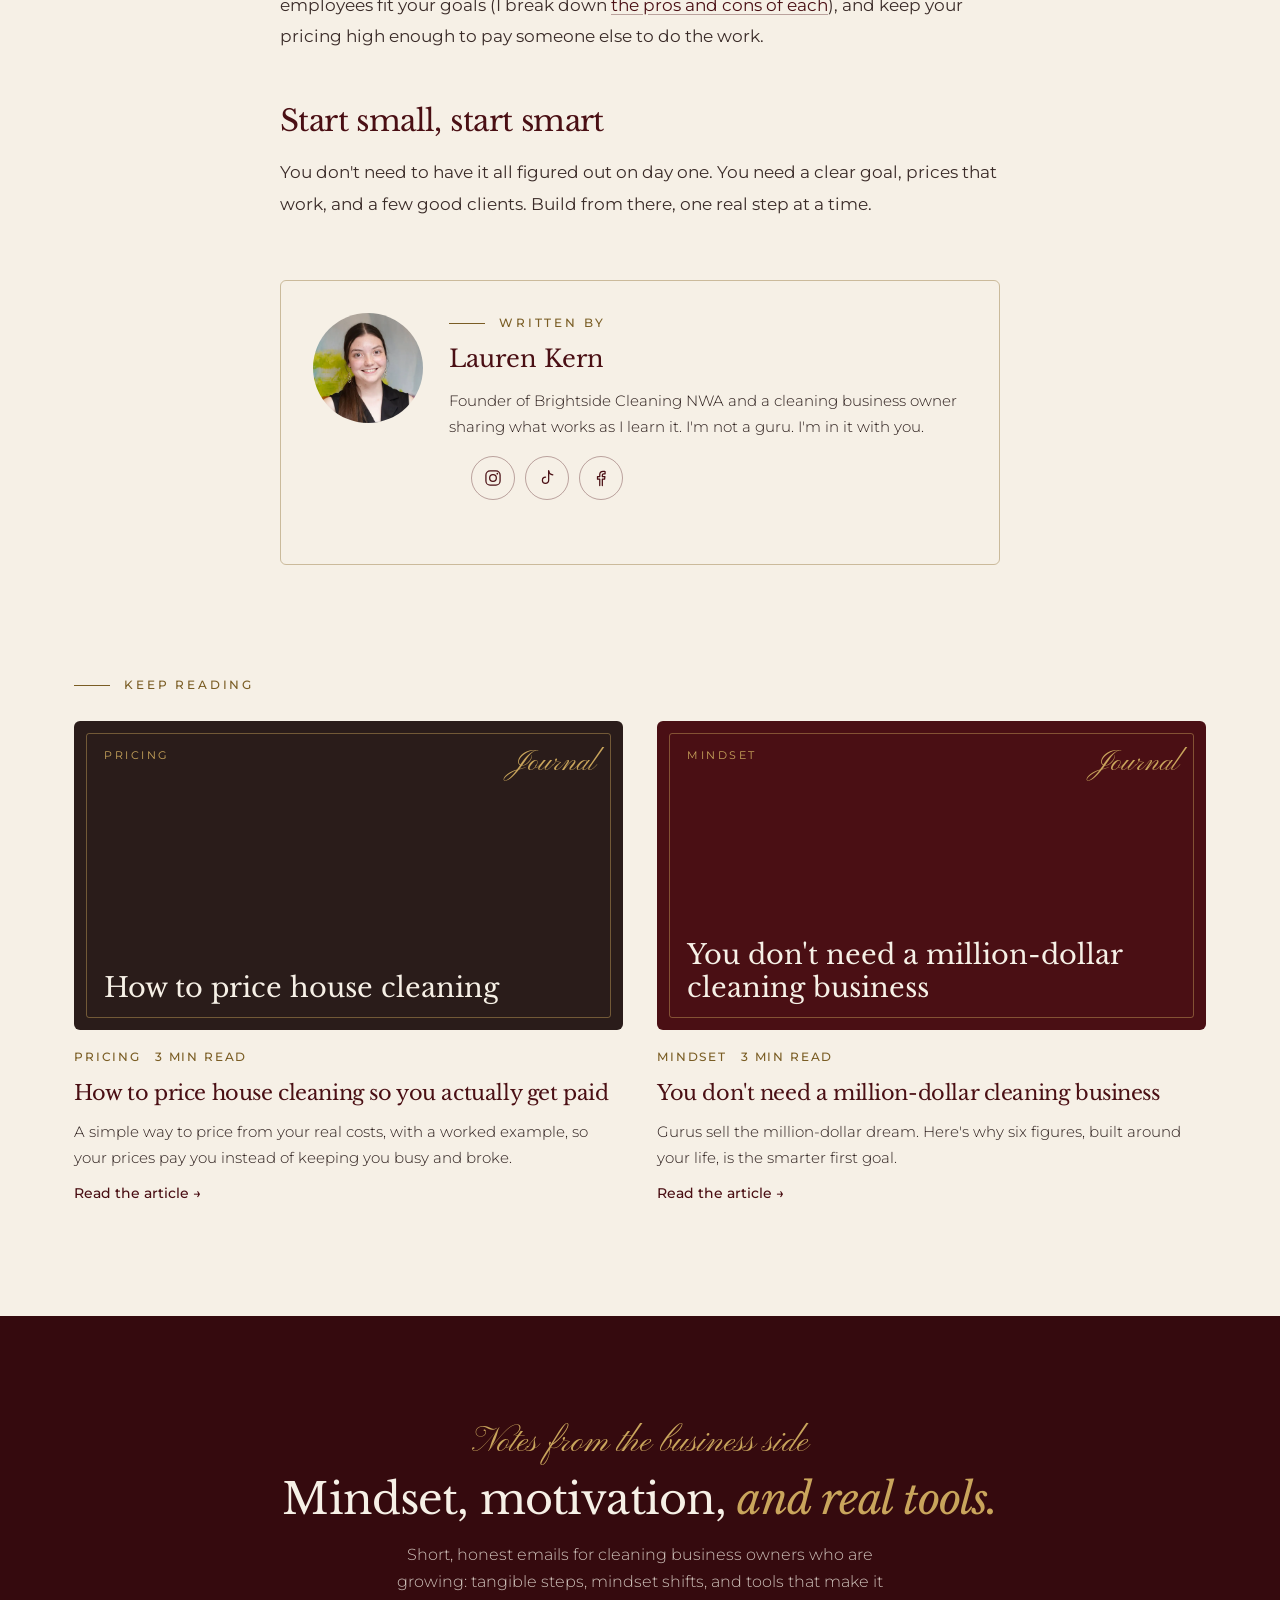
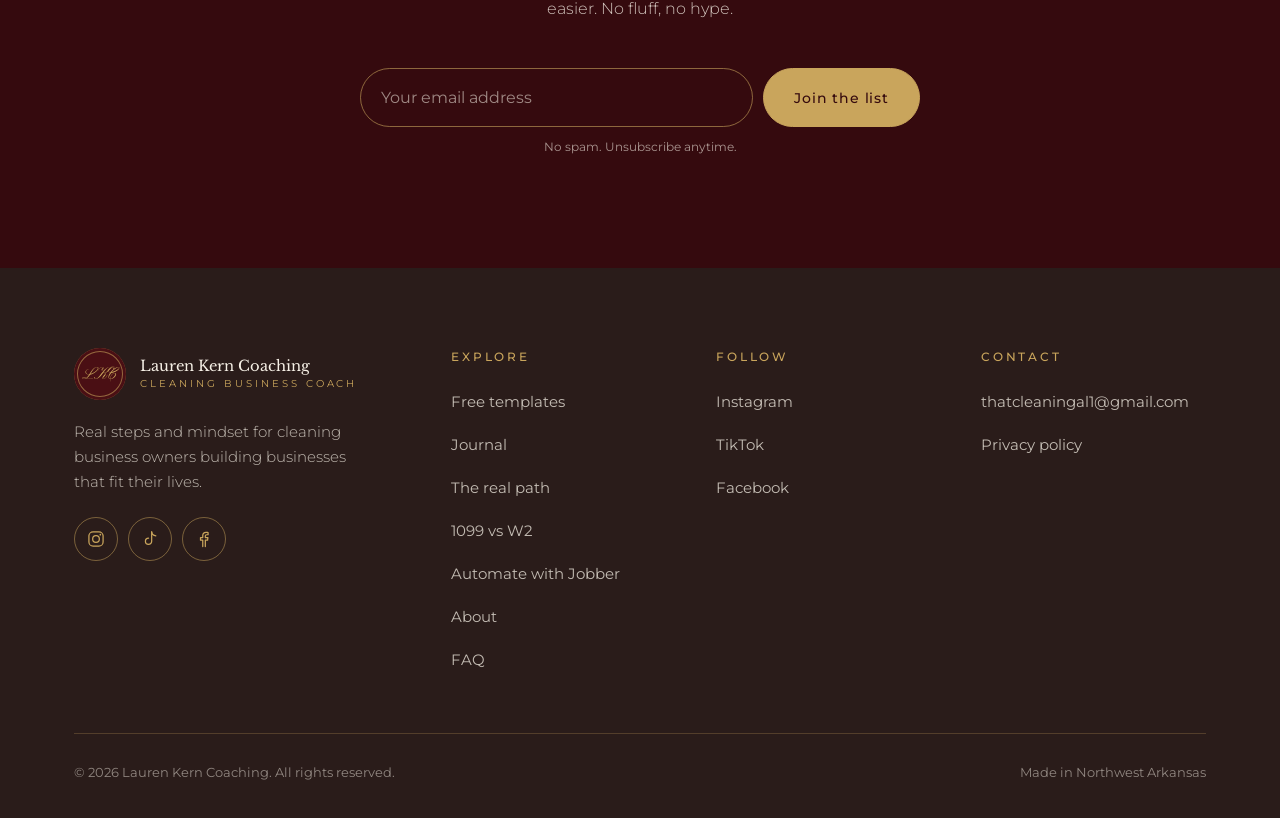
<file: journal/how-to-start-a-cleaning-business/index.html>
<!doctype html><html lang=en><head><meta charset=utf-8><meta content="width=device-width,initial-scale=1" name=viewport><title>How to start a cleaning business (without burning out in year one) | Lauren Kern Coaching</title><meta content="A plain-language guide to starting a cleaning business: what to set up first, how to land your first clients, and how to build it around your life from day one." name=description><link href=https://laurenkerncoaching.com/journal/how-to-start-a-cleaning-business/ rel=canonical><meta content="index, follow, max-image-preview:large" name=robots><meta content="Lauren Kern" name=author><meta content=#4A0F14 name=theme-color><meta content=article property=og:type><meta content="Lauren Kern Coaching" property=og:site_name><meta content="How to start a cleaning business (without burning out in year one) | Lauren Kern Coaching" property=og:title><meta content="A plain-language guide to starting a cleaning business: what to set up first, how to land your first clients, and how to build it around your life from day one." property=og:description><meta content=https://laurenkerncoaching.com/journal/how-to-start-a-cleaning-business/ property=og:url><meta content=https://laurenkerncoaching.com/images/og-image.jpg property=og:image><meta content=summary_large_image name=twitter:card><link href=../../images/favicon.svg rel=icon type=image/svg+xml><link href=../../images/favicon-32.png rel=icon sizes=32x32 type=image/png><link href=../../images/apple-touch-icon.png rel=apple-touch-icon><link href=https://fonts.googleapis.com rel=preconnect><link crossorigin href=https://fonts.gstatic.com rel=preconnect><link href="https://fonts.googleapis.com/css2?family=Libre+Baskerville:ital,wght@0,400;0,700;1,400&family=Montserrat:wght@300;400;500;600&family=Pinyon+Script&display=swap" as=style rel=preload><link href="https://fonts.googleapis.com/css2?family=Libre+Baskerville:ital,wght@0,400;0,700;1,400&family=Montserrat:wght@300;400;500;600&family=Pinyon+Script&display=swap" onload="this.media='all'" media=print rel=stylesheet><noscript><link href="https://fonts.googleapis.com/css2?family=Libre+Baskerville:ital,wght@0,400;0,700;1,400&family=Montserrat:wght@300;400;500;600&family=Pinyon+Script&display=swap" rel=stylesheet></noscript><script>document.documentElement.classList.add('js')</script><script type=application/ld+json>{"@context": "https://schema.org", "@type": "BlogPosting", "headline": "How to start a cleaning business (without burning out in year one)", "description": "A plain-language guide to starting a cleaning business: what to set up first, how to land your first clients, and how to build it around your life from day one.", "datePublished": "2026-11-01", "dateModified": "2026-11-01", "mainEntityOfPage": "https://laurenkerncoaching.com/journal/how-to-start-a-cleaning-business/", "image": "https://laurenkerncoaching.com/images/og-image.jpg", "author": {"@type": "Person", "name": "Lauren Kern", "url": "https://laurenkerncoaching.com/"}, "publisher": {"@type": "Organization", "name": "Lauren Kern Coaching", "logo": {"@type": "ImageObject", "url": "https://laurenkerncoaching.com/images/apple-touch-icon.png"}}}</script><script type=application/ld+json>{"@context": "https://schema.org", "@type": "BreadcrumbList", "itemListElement": [{"@type": "ListItem", "position": 1, "name": "Home", "item": "https://laurenkerncoaching.com/"}, {"@type": "ListItem", "position": 2, "name": "Journal", "item": "https://laurenkerncoaching.com/journal/"}, {"@type": "ListItem", "position": 3, "name": "How to start a cleaning business", "item": "https://laurenkerncoaching.com/journal/how-to-start-a-cleaning-business/"}]}</script><link href="../../assets/styles.css?v=716165da" rel=stylesheet></head><body><a class=skip href=#top>Skip to content</a><header><div class="wrap nav" id=nav><a class=brand href=../../index.html> <span aria-hidden=true class=mono>LKC</span> <span class=wordmark>Lauren Kern Coaching<small>Cleaning business coach</small></span> </a><button aria-label="Open menu" aria-controls=menu aria-expanded=false class=menu-toggle><span></span><span></span><span></span></button><nav aria-label=Main><ul class=links id=menu><li><a href=../../index.html#roadmap>The real path</a></li><li><a href=../../index.html#models>1099 vs W2</a></li><li><a href=../../index.html#tools>Jobber</a></li><li><a href=../../journal/index.html>Journal</a></li><li><a href=../../index.html#about>About</a></li><li><a class=btn href=../../index.html#guides>Get the free templates</a></li></ul></nav></div></header><main id=top><article class=post><header class="post-head wrap"><nav aria-label=Breadcrumb class=crumbs><a href=../../index.html>Home</a><span>/</span><a href=../../journal/index.html>Journal</a><span>/</span><span>Getting started</span></nav><p class=eyebrow>Getting started</p><h1>How to start a cleaning business (without burning out in year one)</h1><div class=byline><img alt decoding=async height=800 loading=lazy src=../../images/lauren-about.webp width=640><p>By <a href=../../index.html#about>Lauren Kern</a><br><span><time datetime=2026-11-01>November 1, 2026</time> · 3 min read</span></p></div></header><div class="prose wrap"><p>Starting a cleaning business is one of the most accessible ways to work for yourself. You don't need a storefront, a big loan, or a degree. But "easy to start" isn't the same as "easy to run well," and a lot of new owners find that out the hard way.</p><p>Here's how I'd start again if I were doing it today, in the order that actually matters.</p><h2>1. Decide what you want the business to give you</h2><p>Before you register a name or buy a single bottle of cleaner, get clear on what you want. More income? Flexible hours? A team that runs without you someday? Your answers shape every decision after this one: how many clients you take, how you price, and when you hire.</p><p>Write down what "enough" looks like for you. Not what the industry says success is. What <em>you</em> need.</p><h2>2. Make it official</h2><p>Getting legal is less scary than it sounds. Most new cleaning businesses need:</p><ul><li><strong>A business name and registration</strong> with your state (many owners start as an LLC).</li><li><strong>An EIN</strong> from the IRS. It's free and takes a few minutes online.</li><li><strong>A separate business bank account</strong>, so your numbers stay clean from the start.</li><li><strong>General liability insurance.</strong> Clients will ask, and it protects you when something breaks.</li><li><strong>Any local licenses</strong> your city or county requires.</li></ul><p class=note>Rules vary by state and city, so check with your Secretary of State's office and a local CPA. This isn't legal or tax advice, just the checklist I wish I'd had.</p><h2>3. Set your prices before you book anyone</h2><p>The fastest way to burn out is to fill your calendar with jobs that barely pay. Figure out your costs first, then set prices that pay you and leave room to hire later. I walk through the whole process in <a href=../how-to-price-house-cleaning/index.html>how to price house cleaning so you actually get paid</a>.</p><aside class=callout><p class=script>Free template</p><p class=callout-title>Get the KPI tracker and subcontractor agreement I use.</p><a class=btn href=../../index.html#guides>Get the free templates</a></aside><h2>4. Pick your services, and say no to the rest</h2><p>You don't have to offer everything. Start with the services you can do well and price confidently, like recurring standard cleans and first-time deep cleans. Saying no to the odd jobs keeps your schedule simple and your quality high.</p><h2>5. Land your first clients</h2><p>Your first clients usually come from people who already know you. After that, a few simple channels go a long way:</p><ul><li>Friends, family, and neighbors (tell everyone what you're doing)</li><li>Local Facebook groups and Nextdoor</li><li>A Google Business Profile with real photos and reviews</li><li>Asking every happy client for a referral and a review</li></ul><p>Push for <strong>recurring</strong> clients, weekly or biweekly, from day one. One-time cleans pay the bills this week. Recurring clients build a business.</p><h2>6. Set up simple systems early</h2><p>It's tempting to run everything from your phone's notes app and text messages. It works until it doesn't. A few systems early on save you hours every week:</p><ul><li>A cleaning checklist, so every home gets the same standard</li><li>Client notes for gate codes, pets, and preferences</li><li>Online booking, reminders, and payments on file</li></ul><p>I run all of this through Jobber. It schedules recurring jobs, sends branded estimates, and charges clients automatically after each visit. You can <a href=../../index.html#tools>try it free for 30 days with my link</a>.</p><h2>7. Plan your first hire before you need it</h2><p>If your business depends on your body holding up, it's fragile. Start thinking about help early, even if you're not ready yet. Decide whether 1099 subcontractors or W2 employees fit your goals (I break down <a href=../../index.html#models>the pros and cons of each</a>), and keep your pricing high enough to pay someone else to do the work.</p><h2>Start small, start smart</h2><p>You don't need to have it all figured out on day one. You need a clear goal, prices that work, and a few good clients. Build from there, one real step at a time.</p><div class=author-box><img alt="Lauren Kern" decoding=async height=800 loading=lazy src=../../images/lauren-about.webp width=640><div><p class=eyebrow>Written by</p><p class=author-name>Lauren Kern</p><p>Founder of Brightside Cleaning NWA and a cleaning business owner sharing what works as I learn it. I'm not a guru. I'm in it with you.</p><ul class=social><li><a aria-label="Lauren on Instagram" href=https://www.instagram.com/thatcleaningal1 rel=noopener target=_blank><svg viewbox="0 0 24 24" aria-hidden=true><rect height=17 rx=5 width=17 x=3.5 y=3.5 /><circle cx=12 cy=12 r=4 /><circle class=f cx=17.2 cy=6.8 r=1 /></svg></a></li><li><a aria-label="Lauren on TikTok" href=https://www.tiktok.com/@thatcleaningal1 rel=noopener target=_blank><svg viewbox="0 0 24 24" aria-hidden=true><path d="M14 3.5v11.25a3.75 3.75 0 1 1-3.75-3.75"/><path d="M14 3.5c.45 2.7 2.35 4.45 5 4.65"/></svg></a></li><li><a aria-label="Lauren on Facebook" href=https://www.facebook.com/thatcleaningal1/ rel=noopener target=_blank><svg viewbox="0 0 24 24" aria-hidden=true><path d="M13.6 21v-7.6h2.7l.4-3.1h-3.1V8.4c0-.9.3-1.5 1.6-1.5h1.7V4.2c-.3 0-1.3-.1-2.4-.1-2.4 0-4 1.4-4 4.1v2.1H7.8v3.1h2.7V21"/></svg></a></li></ul></div></div></div></article><section class=j-more><div class=wrap><p class=eyebrow>Keep reading</p><div class="post-grid post-grid-2"><article class="post-card reveal"><a href=../../journal/how-to-price-house-cleaning/index.html> <div class="post-cover espresso"><span class=tag>Pricing</span><span class=vol>Journal</span><p class=title>How to price house cleaning</p></div> <div class=post-meta><span>Pricing</span><span>3 min read</span></div> <h3>How to price house cleaning so you actually get paid</h3> <p>A simple way to price from your real costs, with a worked example, so your prices pay you instead of keeping you busy and broke.</p> <span class=more>Read the article <span aria-hidden=true>→</span></span> </a></article><article class="post-card reveal"><a href=../../journal/you-dont-need-a-million-dollar-cleaning-business/index.html> <div class="post-cover oxblood"><span class=tag>Mindset</span><span class=vol>Journal</span><p class=title>You don't need a million-dollar cleaning business</p></div> <div class=post-meta><span>Mindset</span><span>3 min read</span></div> <h3>You don't need a million-dollar cleaning business</h3> <p>Gurus sell the million-dollar dream. Here's why six figures, built around your life, is the smarter first goal.</p> <span class=more>Read the article <span aria-hidden=true>→</span></span> </a></article></div></div></section><section class="news dark"><div class="wrap reveal"><p class=script>Notes from the business side</p><h2>Mindset, motivation, <em>and real tools.</em></h2><p class=sub>Short, honest emails for cleaning business owners who are growing: tangible steps, mindset shifts, and tools that make it easier. No fluff, no hype.</p><form action=https://app.kit.com/forms/10130422/subscriptions class=signup data-kit method=post><div class=field-row><input aria-label="Email address" placeholder="Your email address" autocomplete=email name=email_address required type=email><button class=btn>Join the list</button></div><p class=fine>No spam. Unsubscribe anytime.</p><p class=thanks role=status>Almost there! Check your inbox to confirm your subscription.</p></form></div></section></main><footer><div class=wrap><nav aria-label=Footer class=foot-grid><div><a class=brand href=../../index.html><span aria-hidden=true class=mono>LKC</span><span class=wordmark>Lauren Kern Coaching<small>Cleaning business coach</small></span></a><p class=foot-about>Real steps and mindset for cleaning business owners building businesses that fit their lives.</p><ul class="social social-dark"><li><a aria-label="Lauren on Instagram" href=https://www.instagram.com/thatcleaningal1 rel=noopener target=_blank><svg viewbox="0 0 24 24" aria-hidden=true><rect height=17 rx=5 width=17 x=3.5 y=3.5 /><circle cx=12 cy=12 r=4 /><circle class=f cx=17.2 cy=6.8 r=1 /></svg></a></li><li><a aria-label="Lauren on TikTok" href=https://www.tiktok.com/@thatcleaningal1 rel=noopener target=_blank><svg viewbox="0 0 24 24" aria-hidden=true><path d="M14 3.5v11.25a3.75 3.75 0 1 1-3.75-3.75"/><path d="M14 3.5c.45 2.7 2.35 4.45 5 4.65"/></svg></a></li><li><a aria-label="Lauren on Facebook" href=https://www.facebook.com/thatcleaningal1/ rel=noopener target=_blank><svg viewbox="0 0 24 24" aria-hidden=true><path d="M13.6 21v-7.6h2.7l.4-3.1h-3.1V8.4c0-.9.3-1.5 1.6-1.5h1.7V4.2c-.3 0-1.3-.1-2.4-.1-2.4 0-4 1.4-4 4.1v2.1H7.8v3.1h2.7V21"/></svg></a></li></ul></div><div><p class=foot-h>Explore</p><ul><li><a href=../../index.html#guides>Free templates</a></li><li><a href=../../journal/index.html>Journal</a></li><li><a href=../../index.html#roadmap>The real path</a></li><li><a href=../../index.html#models>1099 vs W2</a></li><li><a href=../../index.html#tools>Automate with Jobber</a></li><li><a href=../../index.html#about>About</a></li><li><a href=../../index.html#faq>FAQ</a></li></ul></div><div><p class=foot-h>Follow</p><ul><li><a href=https://www.instagram.com/thatcleaningal1 rel=noopener target=_blank>Instagram</a></li><li><a href=https://www.tiktok.com/@thatcleaningal1 rel=noopener target=_blank>TikTok</a></li><li><a href=https://www.facebook.com/thatcleaningal1/ rel=noopener target=_blank>Facebook</a></li></ul></div><div><p class=foot-h>Contact</p><ul><li><a href=mailto:thatcleaningal1@gmail.com>thatcleaningal1@gmail.com</a></li><li><a href=../../privacy.html>Privacy policy</a></li></ul></div></nav><div class=foot-bottom><span>© <span id=yr>2026</span> Lauren Kern Coaching. All rights reserved.</span><span>Made in Northwest Arkansas</span></div></div></footer><script src="../../assets/site.js?v=fefb3453" defer></script></body></html>
</file>
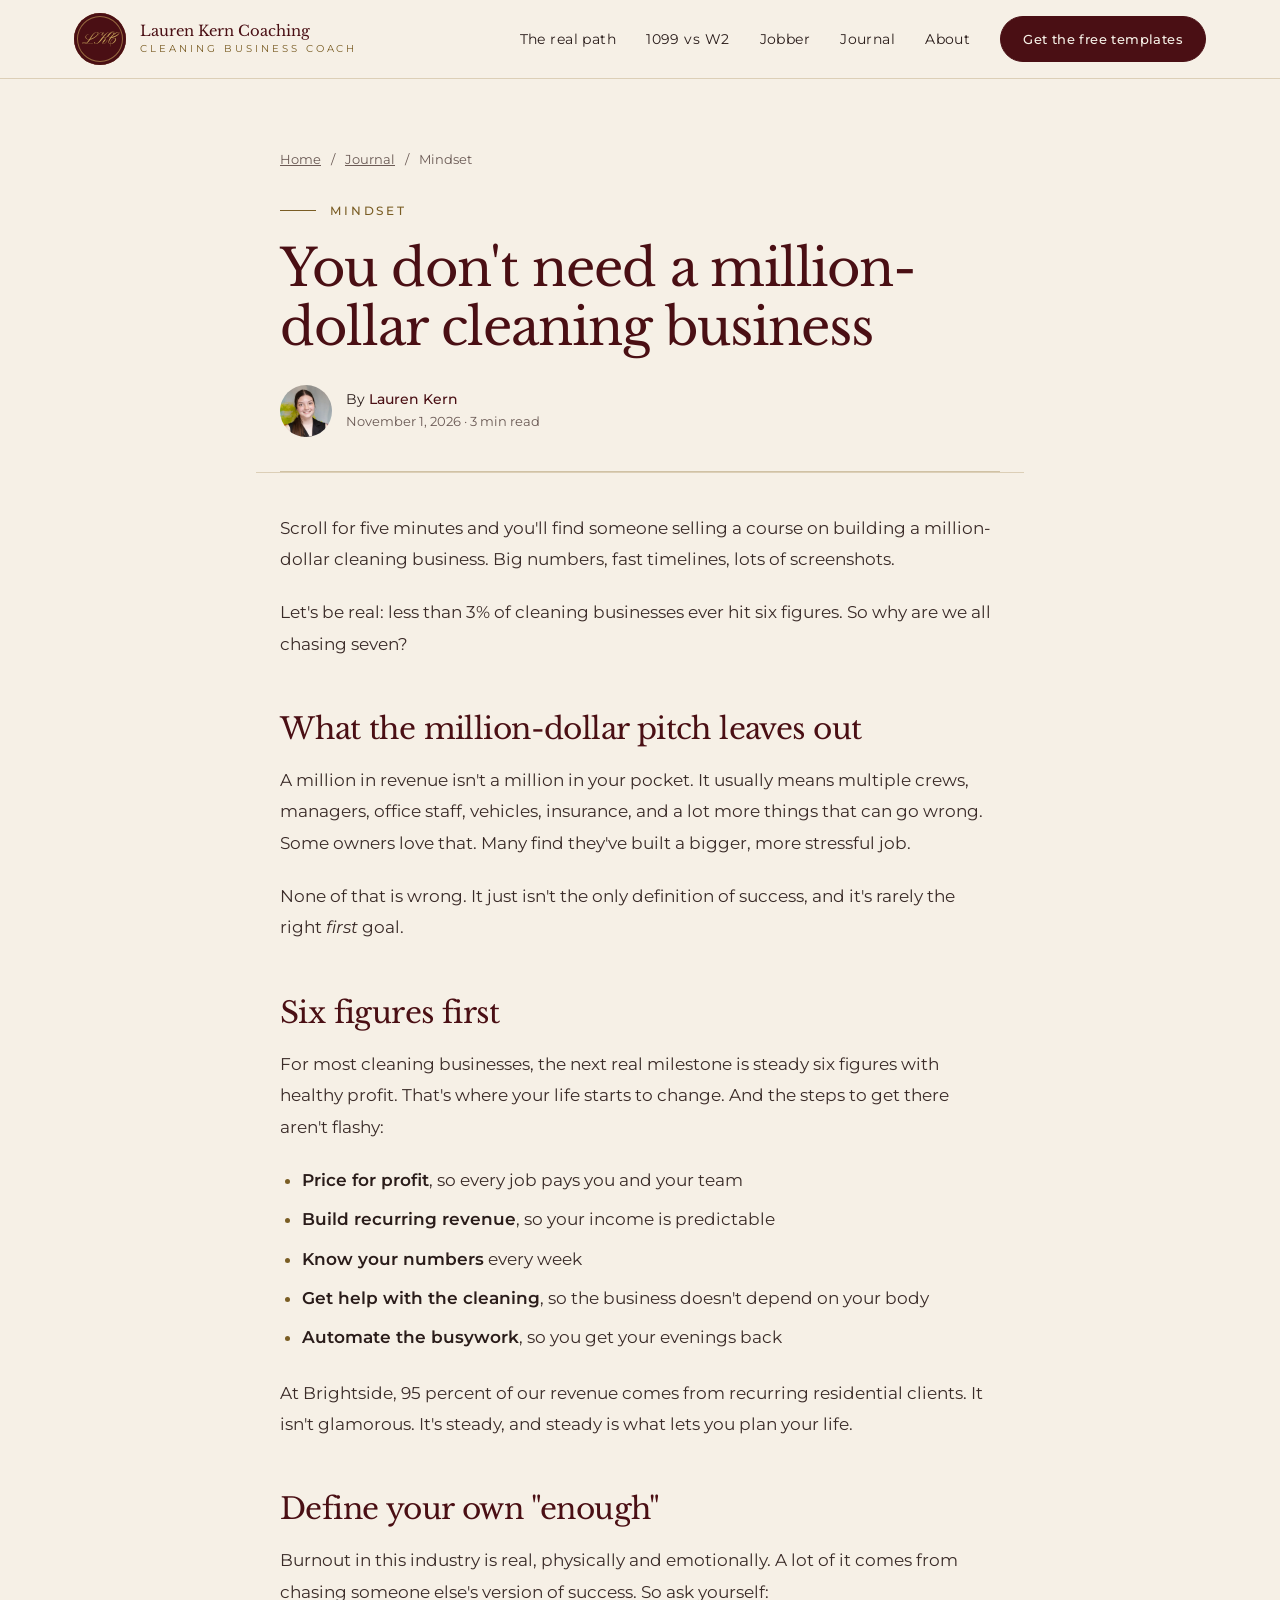
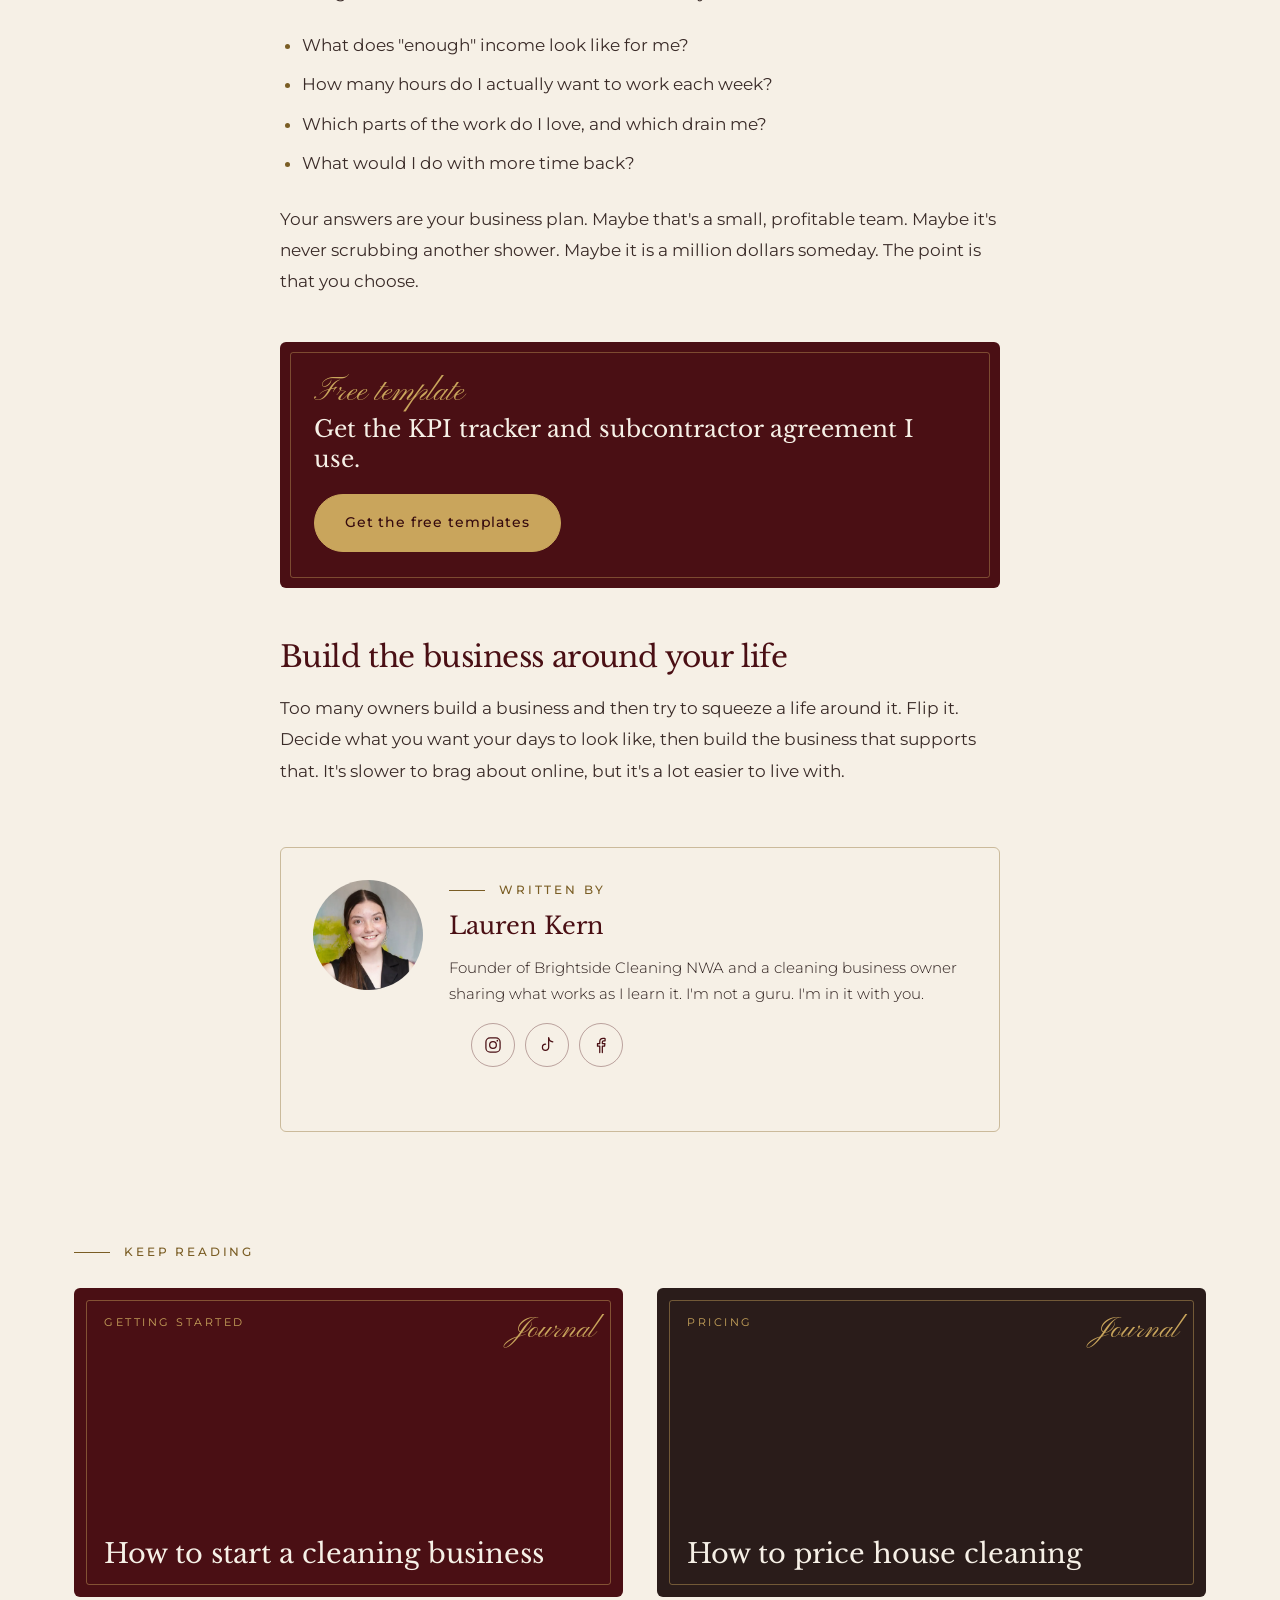
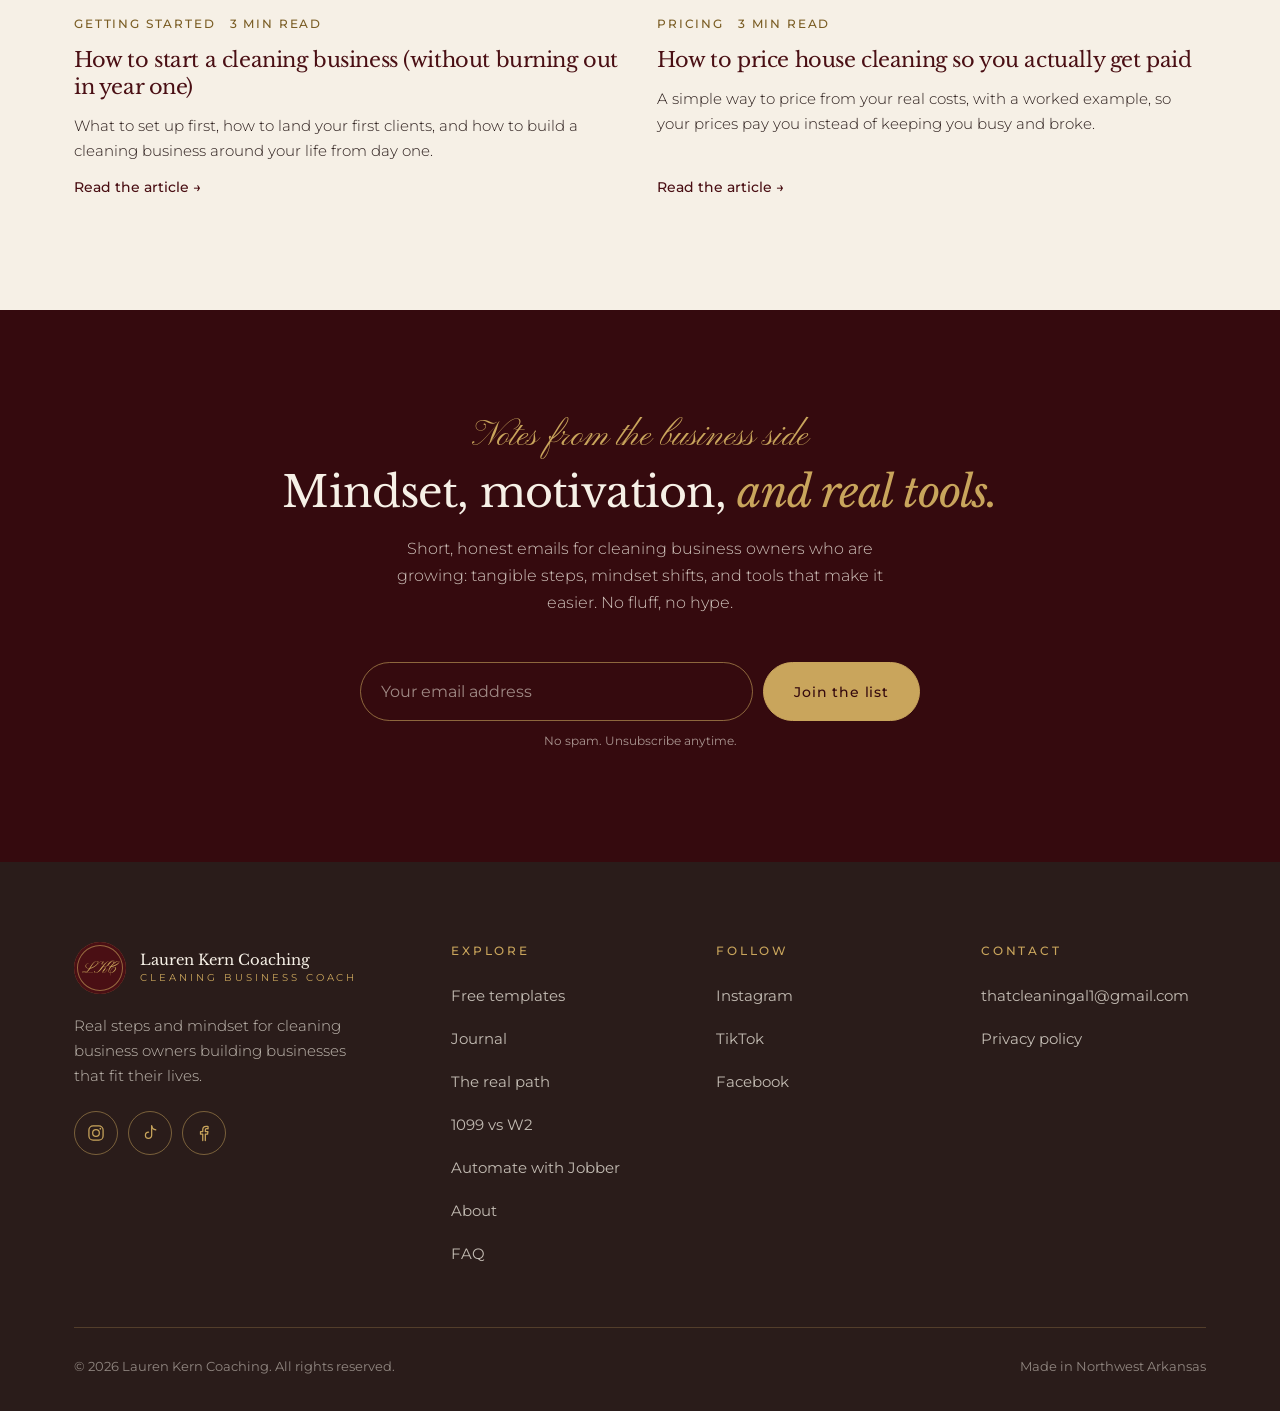
<file: journal/you-dont-need-a-million-dollar-cleaning-business/index.html>
<!doctype html><html lang=en><head><meta charset=utf-8><meta content="width=device-width,initial-scale=1" name=viewport><title>You don't need a million-dollar cleaning business | Lauren Kern Coaching</title><meta content="Gurus sell the million-dollar cleaning business dream. Here's why six figures, built around your life, is the smarter first goal for most cleaning business owners." name=description><link href=https://laurenkerncoaching.com/journal/you-dont-need-a-million-dollar-cleaning-business/ rel=canonical><meta content="index, follow, max-image-preview:large" name=robots><meta content="Lauren Kern" name=author><meta content=#4A0F14 name=theme-color><meta content=article property=og:type><meta content="Lauren Kern Coaching" property=og:site_name><meta content="You don't need a million-dollar cleaning business | Lauren Kern Coaching" property=og:title><meta content="Gurus sell the million-dollar cleaning business dream. Here's why six figures, built around your life, is the smarter first goal for most cleaning business owners." property=og:description><meta content=https://laurenkerncoaching.com/journal/you-dont-need-a-million-dollar-cleaning-business/ property=og:url><meta content=https://laurenkerncoaching.com/images/og-image.jpg property=og:image><meta content=summary_large_image name=twitter:card><link href=../../images/favicon.svg rel=icon type=image/svg+xml><link href=../../images/favicon-32.png rel=icon sizes=32x32 type=image/png><link href=../../images/apple-touch-icon.png rel=apple-touch-icon><link href=https://fonts.googleapis.com rel=preconnect><link crossorigin href=https://fonts.gstatic.com rel=preconnect><link href="https://fonts.googleapis.com/css2?family=Libre+Baskerville:ital,wght@0,400;0,700;1,400&family=Montserrat:wght@300;400;500;600&family=Pinyon+Script&display=swap" as=style rel=preload><link href="https://fonts.googleapis.com/css2?family=Libre+Baskerville:ital,wght@0,400;0,700;1,400&family=Montserrat:wght@300;400;500;600&family=Pinyon+Script&display=swap" onload="this.media='all'" media=print rel=stylesheet><noscript><link href="https://fonts.googleapis.com/css2?family=Libre+Baskerville:ital,wght@0,400;0,700;1,400&family=Montserrat:wght@300;400;500;600&family=Pinyon+Script&display=swap" rel=stylesheet></noscript><script>document.documentElement.classList.add('js')</script><script type=application/ld+json>{"@context": "https://schema.org", "@type": "BlogPosting", "headline": "You don't need a million-dollar cleaning business", "description": "Gurus sell the million-dollar cleaning business dream. Here's why six figures, built around your life, is the smarter first goal for most cleaning business owners.", "datePublished": "2026-11-01", "dateModified": "2026-11-01", "mainEntityOfPage": "https://laurenkerncoaching.com/journal/you-dont-need-a-million-dollar-cleaning-business/", "image": "https://laurenkerncoaching.com/images/og-image.jpg", "author": {"@type": "Person", "name": "Lauren Kern", "url": "https://laurenkerncoaching.com/"}, "publisher": {"@type": "Organization", "name": "Lauren Kern Coaching", "logo": {"@type": "ImageObject", "url": "https://laurenkerncoaching.com/images/apple-touch-icon.png"}}}</script><script type=application/ld+json>{"@context": "https://schema.org", "@type": "BreadcrumbList", "itemListElement": [{"@type": "ListItem", "position": 1, "name": "Home", "item": "https://laurenkerncoaching.com/"}, {"@type": "ListItem", "position": 2, "name": "Journal", "item": "https://laurenkerncoaching.com/journal/"}, {"@type": "ListItem", "position": 3, "name": "You don't need a million-dollar cleaning business", "item": "https://laurenkerncoaching.com/journal/you-dont-need-a-million-dollar-cleaning-business/"}]}</script><link href="../../assets/styles.css?v=716165da" rel=stylesheet></head><body><a class=skip href=#top>Skip to content</a><header><div class="wrap nav" id=nav><a class=brand href=../../index.html> <span aria-hidden=true class=mono>LKC</span> <span class=wordmark>Lauren Kern Coaching<small>Cleaning business coach</small></span> </a><button aria-label="Open menu" aria-controls=menu aria-expanded=false class=menu-toggle><span></span><span></span><span></span></button><nav aria-label=Main><ul class=links id=menu><li><a href=../../index.html#roadmap>The real path</a></li><li><a href=../../index.html#models>1099 vs W2</a></li><li><a href=../../index.html#tools>Jobber</a></li><li><a href=../../journal/index.html>Journal</a></li><li><a href=../../index.html#about>About</a></li><li><a class=btn href=../../index.html#guides>Get the free templates</a></li></ul></nav></div></header><main id=top><article class=post><header class="post-head wrap"><nav aria-label=Breadcrumb class=crumbs><a href=../../index.html>Home</a><span>/</span><a href=../../journal/index.html>Journal</a><span>/</span><span>Mindset</span></nav><p class=eyebrow>Mindset</p><h1>You don't need a million-dollar cleaning business</h1><div class=byline><img alt decoding=async height=800 loading=lazy src=../../images/lauren-about.webp width=640><p>By <a href=../../index.html#about>Lauren Kern</a><br><span><time datetime=2026-11-01>November 1, 2026</time> · 3 min read</span></p></div></header><div class="prose wrap"><p>Scroll for five minutes and you'll find someone selling a course on building a million-dollar cleaning business. Big numbers, fast timelines, lots of screenshots.</p><p>Let's be real: less than 3% of cleaning businesses ever hit six figures. So why are we all chasing seven?</p><h2>What the million-dollar pitch leaves out</h2><p>A million in revenue isn't a million in your pocket. It usually means multiple crews, managers, office staff, vehicles, insurance, and a lot more things that can go wrong. Some owners love that. Many find they've built a bigger, more stressful job.</p><p>None of that is wrong. It just isn't the only definition of success, and it's rarely the right <em>first</em> goal.</p><h2>Six figures first</h2><p>For most cleaning businesses, the next real milestone is steady six figures with healthy profit. That's where your life starts to change. And the steps to get there aren't flashy:</p><ul><li><strong>Price for profit</strong>, so every job pays you and your team</li><li><strong>Build recurring revenue</strong>, so your income is predictable</li><li><strong>Know your numbers</strong> every week</li><li><strong>Get help with the cleaning</strong>, so the business doesn't depend on your body</li><li><strong>Automate the busywork</strong>, so you get your evenings back</li></ul><p>At Brightside, 95 percent of our revenue comes from recurring residential clients. It isn't glamorous. It's steady, and steady is what lets you plan your life.</p><h2>Define your own "enough"</h2><p>Burnout in this industry is real, physically and emotionally. A lot of it comes from chasing someone else's version of success. So ask yourself:</p><ul><li>What does "enough" income look like for me?</li><li>How many hours do I actually want to work each week?</li><li>Which parts of the work do I love, and which drain me?</li><li>What would I do with more time back?</li></ul><p>Your answers are your business plan. Maybe that's a small, profitable team. Maybe it's never scrubbing another shower. Maybe it is a million dollars someday. The point is that you choose.</p><aside class=callout><p class=script>Free template</p><p class=callout-title>Get the KPI tracker and subcontractor agreement I use.</p><a class=btn href=../../index.html#guides>Get the free templates</a></aside><h2>Build the business around your life</h2><p>Too many owners build a business and then try to squeeze a life around it. Flip it. Decide what you want your days to look like, then build the business that supports that. It's slower to brag about online, but it's a lot easier to live with.</p><div class=author-box><img alt="Lauren Kern" decoding=async height=800 loading=lazy src=../../images/lauren-about.webp width=640><div><p class=eyebrow>Written by</p><p class=author-name>Lauren Kern</p><p>Founder of Brightside Cleaning NWA and a cleaning business owner sharing what works as I learn it. I'm not a guru. I'm in it with you.</p><ul class=social><li><a aria-label="Lauren on Instagram" href=https://www.instagram.com/thatcleaningal1 rel=noopener target=_blank><svg viewbox="0 0 24 24" aria-hidden=true><rect height=17 rx=5 width=17 x=3.5 y=3.5 /><circle cx=12 cy=12 r=4 /><circle class=f cx=17.2 cy=6.8 r=1 /></svg></a></li><li><a aria-label="Lauren on TikTok" href=https://www.tiktok.com/@thatcleaningal1 rel=noopener target=_blank><svg viewbox="0 0 24 24" aria-hidden=true><path d="M14 3.5v11.25a3.75 3.75 0 1 1-3.75-3.75"/><path d="M14 3.5c.45 2.7 2.35 4.45 5 4.65"/></svg></a></li><li><a aria-label="Lauren on Facebook" href=https://www.facebook.com/thatcleaningal1/ rel=noopener target=_blank><svg viewbox="0 0 24 24" aria-hidden=true><path d="M13.6 21v-7.6h2.7l.4-3.1h-3.1V8.4c0-.9.3-1.5 1.6-1.5h1.7V4.2c-.3 0-1.3-.1-2.4-.1-2.4 0-4 1.4-4 4.1v2.1H7.8v3.1h2.7V21"/></svg></a></li></ul></div></div></div></article><section class=j-more><div class=wrap><p class=eyebrow>Keep reading</p><div class="post-grid post-grid-2"><article class="post-card reveal"><a href=../../journal/how-to-start-a-cleaning-business/index.html> <div class="post-cover oxblood"><span class=tag>Getting started</span><span class=vol>Journal</span><p class=title>How to start a cleaning business</p></div> <div class=post-meta><span>Getting started</span><span>3 min read</span></div> <h3>How to start a cleaning business (without burning out in year one)</h3> <p>What to set up first, how to land your first clients, and how to build a cleaning business around your life from day one.</p> <span class=more>Read the article <span aria-hidden=true>→</span></span> </a></article><article class="post-card reveal"><a href=../../journal/how-to-price-house-cleaning/index.html> <div class="post-cover espresso"><span class=tag>Pricing</span><span class=vol>Journal</span><p class=title>How to price house cleaning</p></div> <div class=post-meta><span>Pricing</span><span>3 min read</span></div> <h3>How to price house cleaning so you actually get paid</h3> <p>A simple way to price from your real costs, with a worked example, so your prices pay you instead of keeping you busy and broke.</p> <span class=more>Read the article <span aria-hidden=true>→</span></span> </a></article></div></div></section><section class="news dark"><div class="wrap reveal"><p class=script>Notes from the business side</p><h2>Mindset, motivation, <em>and real tools.</em></h2><p class=sub>Short, honest emails for cleaning business owners who are growing: tangible steps, mindset shifts, and tools that make it easier. No fluff, no hype.</p><form action=https://app.kit.com/forms/10130422/subscriptions class=signup data-kit method=post><div class=field-row><input aria-label="Email address" placeholder="Your email address" autocomplete=email name=email_address required type=email><button class=btn>Join the list</button></div><p class=fine>No spam. Unsubscribe anytime.</p><p class=thanks role=status>Almost there! Check your inbox to confirm your subscription.</p></form></div></section></main><footer><div class=wrap><nav aria-label=Footer class=foot-grid><div><a class=brand href=../../index.html><span aria-hidden=true class=mono>LKC</span><span class=wordmark>Lauren Kern Coaching<small>Cleaning business coach</small></span></a><p class=foot-about>Real steps and mindset for cleaning business owners building businesses that fit their lives.</p><ul class="social social-dark"><li><a aria-label="Lauren on Instagram" href=https://www.instagram.com/thatcleaningal1 rel=noopener target=_blank><svg viewbox="0 0 24 24" aria-hidden=true><rect height=17 rx=5 width=17 x=3.5 y=3.5 /><circle cx=12 cy=12 r=4 /><circle class=f cx=17.2 cy=6.8 r=1 /></svg></a></li><li><a aria-label="Lauren on TikTok" href=https://www.tiktok.com/@thatcleaningal1 rel=noopener target=_blank><svg viewbox="0 0 24 24" aria-hidden=true><path d="M14 3.5v11.25a3.75 3.75 0 1 1-3.75-3.75"/><path d="M14 3.5c.45 2.7 2.35 4.45 5 4.65"/></svg></a></li><li><a aria-label="Lauren on Facebook" href=https://www.facebook.com/thatcleaningal1/ rel=noopener target=_blank><svg viewbox="0 0 24 24" aria-hidden=true><path d="M13.6 21v-7.6h2.7l.4-3.1h-3.1V8.4c0-.9.3-1.5 1.6-1.5h1.7V4.2c-.3 0-1.3-.1-2.4-.1-2.4 0-4 1.4-4 4.1v2.1H7.8v3.1h2.7V21"/></svg></a></li></ul></div><div><p class=foot-h>Explore</p><ul><li><a href=../../index.html#guides>Free templates</a></li><li><a href=../../journal/index.html>Journal</a></li><li><a href=../../index.html#roadmap>The real path</a></li><li><a href=../../index.html#models>1099 vs W2</a></li><li><a href=../../index.html#tools>Automate with Jobber</a></li><li><a href=../../index.html#about>About</a></li><li><a href=../../index.html#faq>FAQ</a></li></ul></div><div><p class=foot-h>Follow</p><ul><li><a href=https://www.instagram.com/thatcleaningal1 rel=noopener target=_blank>Instagram</a></li><li><a href=https://www.tiktok.com/@thatcleaningal1 rel=noopener target=_blank>TikTok</a></li><li><a href=https://www.facebook.com/thatcleaningal1/ rel=noopener target=_blank>Facebook</a></li></ul></div><div><p class=foot-h>Contact</p><ul><li><a href=mailto:thatcleaningal1@gmail.com>thatcleaningal1@gmail.com</a></li><li><a href=../../privacy.html>Privacy policy</a></li></ul></div></nav><div class=foot-bottom><span>© <span id=yr>2026</span> Lauren Kern Coaching. All rights reserved.</span><span>Made in Northwest Arkansas</span></div></div></footer><script src="../../assets/site.js?v=fefb3453" defer></script></body></html>
</file>
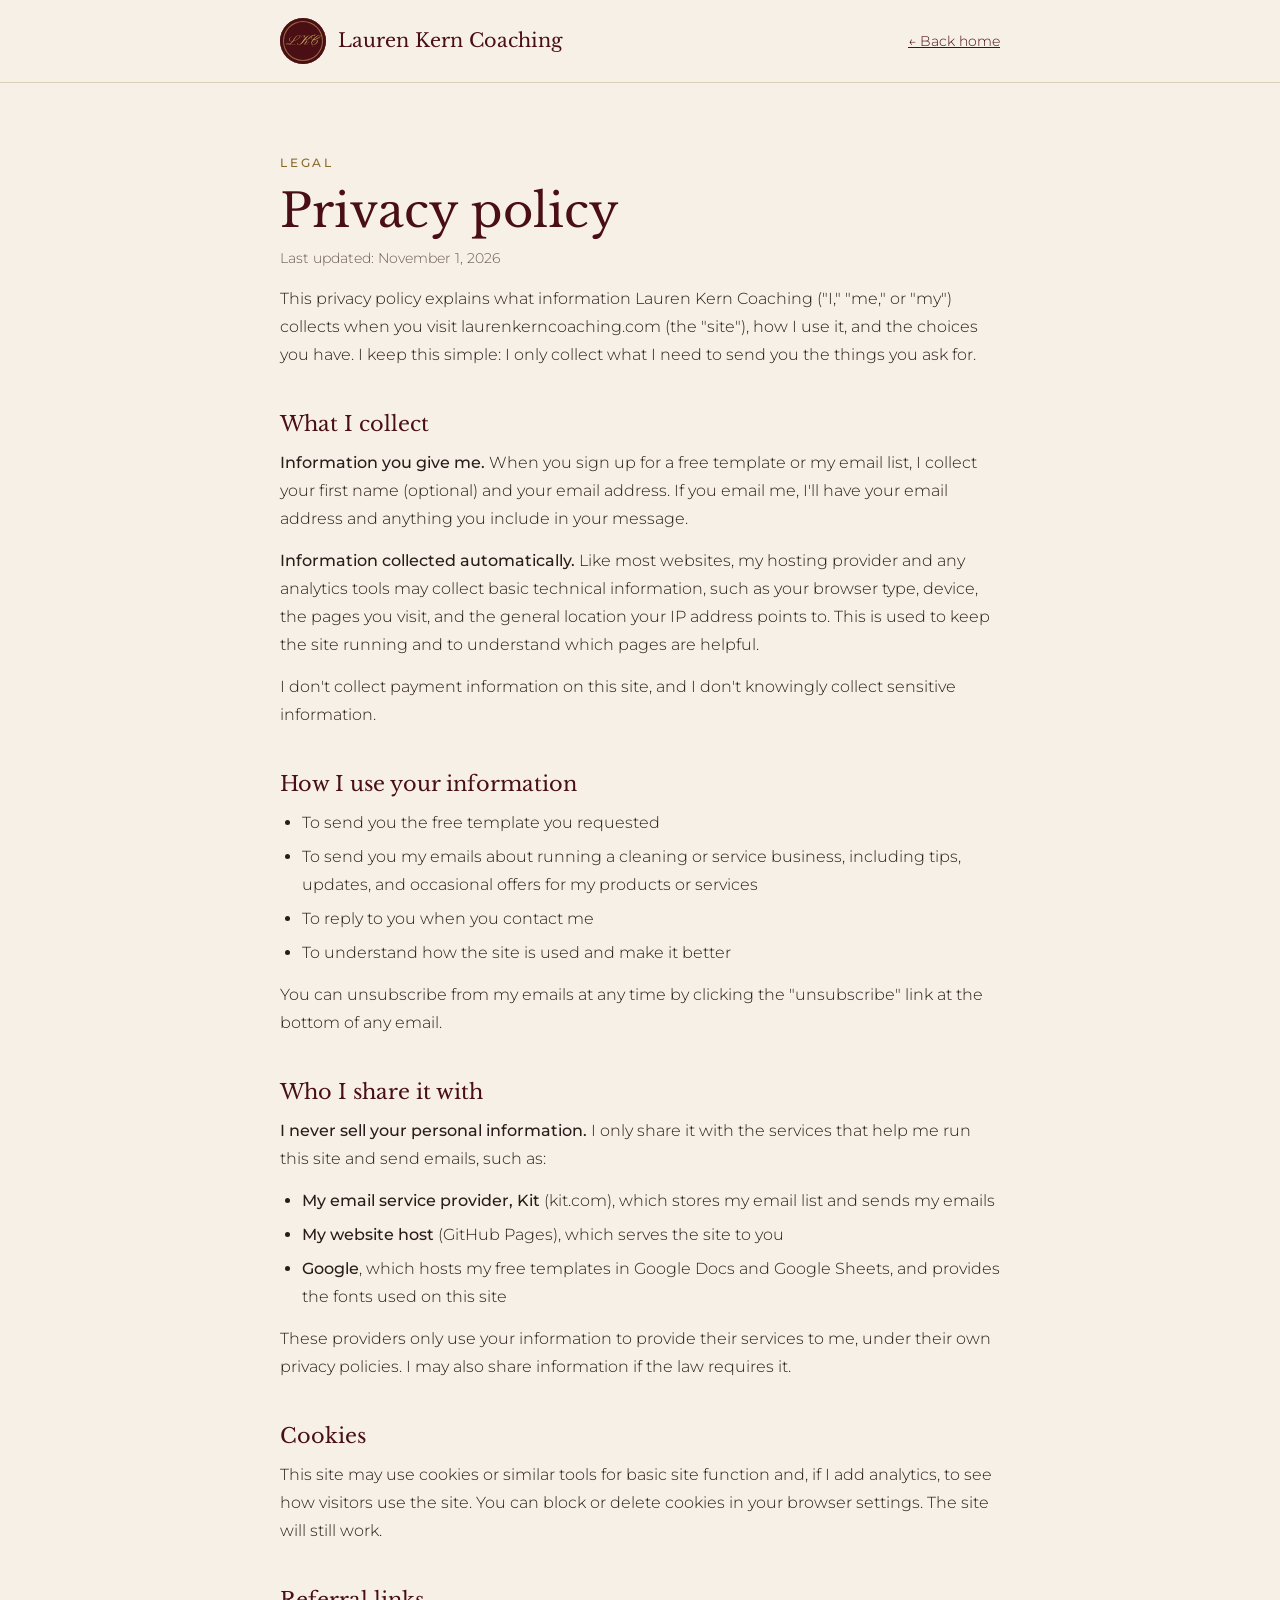
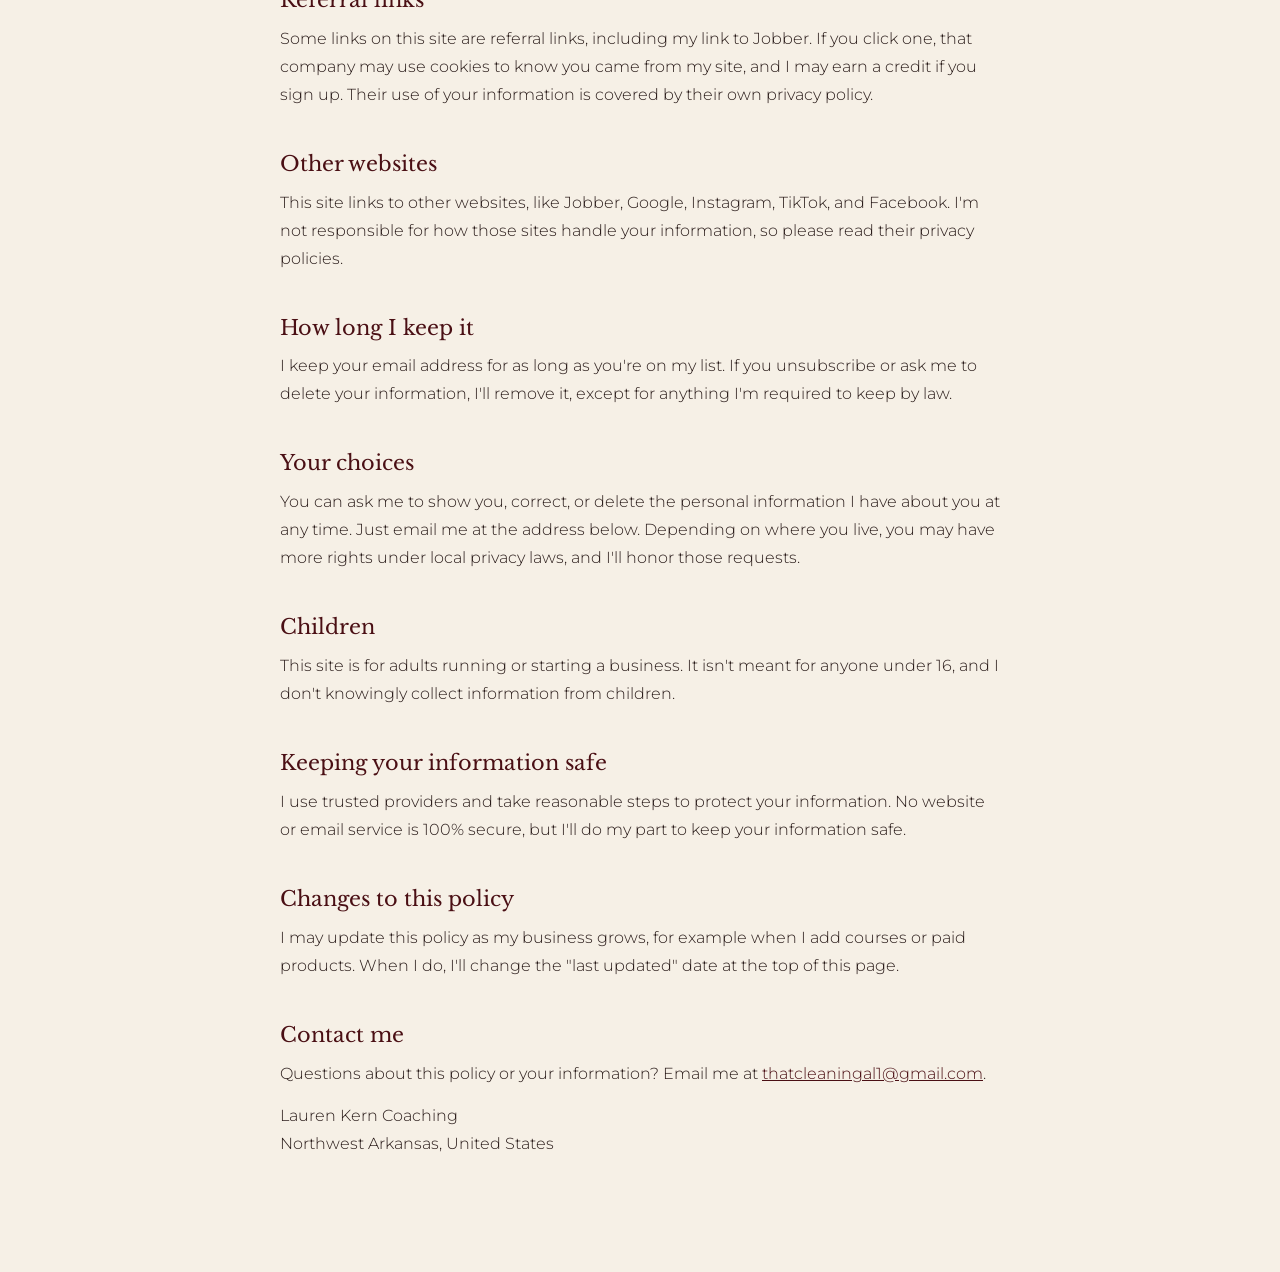
<file: privacy.html>
<!doctype html><html lang=en><head><meta charset=utf-8><meta content="width=device-width,initial-scale=1" name=viewport><title>Privacy policy · Lauren Kern Coaching</title><meta content=noindex name=robots><link href=https://fonts.googleapis.com rel=preconnect><link crossorigin href=https://fonts.gstatic.com rel=preconnect><link href="https://fonts.googleapis.com/css2?family=Libre+Baskerville:ital,wght@0,400;0,700;1,400&family=Montserrat:wght@300;400;500&family=Pinyon+Script&display=swap" rel=stylesheet><style>:root{--oxblood:#4a0f14;--gold:#c9a55c;--gold-ink:#8a6a2b;--cream:#f6f0e6;--sand:#e4d6c3;--espresso:#2a1c1a}*{box-sizing:border-box;margin:0;padding:0}body{background:var(--cream);color:var(--espresso);-webkit-font-smoothing:antialiased;font:300 16px/1.75 Montserrat,system-ui,sans-serif}header{border-bottom:1px solid #8a6a2b40}.bar{justify-content:space-between;align-items:center;max-width:760px;margin:0 auto;padding:18px 20px;display:flex}.brand{color:var(--oxblood);align-items:center;gap:12px;font-family:Libre Baskerville,serif;font-size:1.2rem;text-decoration:none;display:flex}.mono{background:var(--oxblood);width:46px;height:46px;color:var(--gold);letter-spacing:-.02em;white-space:nowrap;box-shadow:inset 0 0 0 3px var(--oxblood),inset 0 0 0 4px #c9a55c99;border-radius:50%;flex:none;place-items:center;padding:3px 2px 0 0;font-family:Pinyon Script,cursive;font-size:.9rem;line-height:1;display:grid}.bar>a:last-child{color:var(--oxblood);font-size:.88rem}main{max-width:760px;margin:0 auto;padding:70px 20px 100px}.eyebrow{letter-spacing:.24em;text-transform:uppercase;color:var(--gold-ink);font-size:.72rem;font-weight:500}h1{color:var(--oxblood);margin:14px 0 10px;font-family:Libre Baskerville,serif;font-size:clamp(2rem,5.4vw,2.9rem);font-weight:400;line-height:1.05}h2{color:var(--oxblood);margin:44px 0 12px;font-family:Libre Baskerville,serif;font-size:1.3rem;font-weight:400;line-height:1.15}p,ul{margin-bottom:14px}ul{padding-left:22px}li{margin-bottom:6px}a{color:var(--oxblood)}strong{font-weight:500}.updated{color:#6b5a55;font-size:.9rem}.fill{background:#f3e3b8;border-radius:3px;padding:0 4px;font-weight:500}</style></head><body><header><div class=bar><a class=brand href=index.html><span aria-hidden=true class=mono>LKC</span>Lauren Kern Coaching</a><a href=index.html>← Back home</a></div></header><main><p class=eyebrow>Legal</p><h1>Privacy policy</h1><p class=updated>Last updated: November 1, 2026</p><p>This privacy policy explains what information Lauren Kern Coaching ("I," "me," or "my") collects when you visit laurenkerncoaching.com (the "site"), how I use it, and the choices you have. I keep this simple: I only collect what I need to send you the things you ask for.</p><h2>What I collect</h2><p><strong>Information you give me.</strong> When you sign up for a free template or my email list, I collect your first name (optional) and your email address. If you email me, I'll have your email address and anything you include in your message.</p><p><strong>Information collected automatically.</strong> Like most websites, my hosting provider and any analytics tools may collect basic technical information, such as your browser type, device, the pages you visit, and the general location your IP address points to. This is used to keep the site running and to understand which pages are helpful.</p><p>I don't collect payment information on this site, and I don't knowingly collect sensitive information.</p><h2>How I use your information</h2><ul><li>To send you the free template you requested</li><li>To send you my emails about running a cleaning or service business, including tips, updates, and occasional offers for my products or services</li><li>To reply to you when you contact me</li><li>To understand how the site is used and make it better</li></ul><p>You can unsubscribe from my emails at any time by clicking the "unsubscribe" link at the bottom of any email.</p><h2>Who I share it with</h2><p><strong>I never sell your personal information.</strong> I only share it with the services that help me run this site and send emails, such as:</p><ul><li><strong>My email service provider, Kit</strong> (kit.com), which stores my email list and sends my emails</li><li><strong>My website host</strong> (GitHub Pages), which serves the site to you</li><li><strong>Google</strong>, which hosts my free templates in Google Docs and Google Sheets, and provides the fonts used on this site</li></ul><p>These providers only use your information to provide their services to me, under their own privacy policies. I may also share information if the law requires it.</p><h2>Cookies</h2><p>This site may use cookies or similar tools for basic site function and, if I add analytics, to see how visitors use the site. You can block or delete cookies in your browser settings. The site will still work.</p><h2>Referral links</h2><p>Some links on this site are referral links, including my link to Jobber. If you click one, that company may use cookies to know you came from my site, and I may earn a credit if you sign up. Their use of your information is covered by their own privacy policy.</p><h2>Other websites</h2><p>This site links to other websites, like Jobber, Google, Instagram, TikTok, and Facebook. I'm not responsible for how those sites handle your information, so please read their privacy policies.</p><h2>How long I keep it</h2><p>I keep your email address for as long as you're on my list. If you unsubscribe or ask me to delete your information, I'll remove it, except for anything I'm required to keep by law.</p><h2>Your choices</h2><p>You can ask me to show you, correct, or delete the personal information I have about you at any time. Just email me at the address below. Depending on where you live, you may have more rights under local privacy laws, and I'll honor those requests.</p><h2>Children</h2><p>This site is for adults running or starting a business. It isn't meant for anyone under 16, and I don't knowingly collect information from children.</p><h2>Keeping your information safe</h2><p>I use trusted providers and take reasonable steps to protect your information. No website or email service is 100% secure, but I'll do my part to keep your information safe.</p><h2>Changes to this policy</h2><p>I may update this policy as my business grows, for example when I add courses or paid products. When I do, I'll change the "last updated" date at the top of this page.</p><h2>Contact me</h2><p>Questions about this policy or your information? Email me at <a href=mailto:thatcleaningal1@gmail.com>thatcleaningal1@gmail.com</a>.</p><p>Lauren Kern Coaching<br>Northwest Arkansas, United States</p></main></body></html>
</file>
<file: assets/styles.css>
:root{--oxblood:#4a0f14;--oxblood-deep:#350a0e;--gold:#c9a55c;--gold-ink:#7a5d24;--cream:#f6f0e6;--sand:#e4d6c3;--espresso:#2a1c1a;--script:"Pinyon Script",cursive;--serif:"Libre Baskerville","Serif Fallback",Georgia,serif;--sans:"Montserrat","Sans Fallback",system-ui,sans-serif;--wrap:1180px}@font-face{font-family:Serif Fallback;src:local(Times New Roman),local(Liberation Serif),local(Georgia);size-adjust:118%;ascent-override:82%;descent-override:23%}@font-face{font-family:Sans Fallback;src:local(Arial),local(Liberation Sans),local(Helvetica);size-adjust:112%;ascent-override:86%;descent-override:22%}*{box-sizing:border-box;margin:0;padding:0}html{scroll-behavior:smooth}body{background:var(--cream);color:var(--espresso);font-family:var(--sans);-webkit-font-smoothing:antialiased;font-size:16px;font-weight:400;line-height:1.7}img{max-width:100%;display:block}a{color:inherit}.wrap{max-width:var(--wrap);margin:0 auto;padding:0 24px}h1,h2,h3{font-family:var(--serif);color:var(--oxblood);letter-spacing:-.02em;font-weight:400;line-height:1.1}h2{font-size:clamp(1.69rem,3.52vw,2.68rem)}h3{font-size:1.25rem;font-weight:400}em{font-style:italic}.eyebrow{letter-spacing:.24em;text-transform:uppercase;color:var(--gold-ink);align-items:center;gap:14px;font-size:.74rem;font-weight:500;display:flex}.eyebrow:before{content:"";background:currentColor;width:36px;height:1px}.script{font-family:var(--script);color:var(--gold-ink);font-size:2.2rem;line-height:1}.dark .script,.dark .eyebrow{color:var(--gold)}section{padding:110px 0}.btn{font-family:var(--sans);letter-spacing:.06em;border:1px solid var(--oxblood);background:var(--oxblood);color:var(--cream);cursor:pointer;border-radius:999px;justify-content:center;align-items:center;gap:10px;padding:16px 30px;font-size:.88rem;font-weight:500;text-decoration:none;transition:background .25s,color .25s,border-color .25s;display:inline-flex}.btn:hover{background:var(--oxblood-deep);border-color:var(--oxblood-deep)}.btn-ghost{color:var(--oxblood);background:0 0}.btn-ghost:hover{background:var(--oxblood);color:var(--cream)}.dark .btn{background:var(--gold);border-color:var(--gold);color:var(--oxblood-deep)}.dark .btn:hover{background:var(--cream);border-color:var(--cream)}.btn:focus-visible,input:focus-visible,a:focus-visible{outline:2px solid var(--gold);outline-offset:3px}header{z-index:50;backdrop-filter:blur(10px);background:#f6f0e6eb;border-bottom:1px solid #8a6a2b40;position:sticky;top:0}.nav{justify-content:space-between;align-items:center;gap:24px;height:78px;display:flex}.brand{align-items:center;gap:14px;text-decoration:none;display:flex}.mono{background:var(--oxblood);width:52px;height:52px;color:var(--gold);font-family:var(--script);letter-spacing:-.02em;white-space:nowrap;box-shadow:inset 0 0 0 3px var(--oxblood),inset 0 0 0 4px #c9a55c99;border-radius:50%;flex:none;place-items:center;padding:3px 2px 0 0;font-size:1.02rem;line-height:1;display:grid}.wordmark{font-family:var(--serif);color:var(--oxblood);font-size:.92rem;line-height:1}.wordmark small{font-family:var(--sans);letter-spacing:.3em;text-transform:uppercase;color:var(--gold-ink);margin-top:5px;font-size:.62rem;display:block}.links{align-items:center;gap:30px;list-style:none;display:flex}.links a{letter-spacing:.03em;font-size:.9rem;text-decoration:none;position:relative}.links a:not(.btn):after{content:"";background:var(--gold-ink);width:0;height:1px;transition:width .25s;position:absolute;bottom:-4px;left:0}.links a:not(.btn):hover:after{width:100%}.links .btn{padding:11px 22px;font-size:.82rem}.menu-toggle{cursor:pointer;width:44px;height:44px;color:var(--oxblood);background:0 0;border:0;display:none}.menu-toggle span{background:currentColor;width:24px;height:1.5px;margin:6px auto;transition:transform .25s,opacity .25s;display:block}.photo{background:var(--sand);color:var(--gold-ink);text-align:center;place-items:center;display:grid;position:relative;overflow:hidden}.photo img{object-fit:cover;width:100%;height:100%;position:absolute;inset:0}.photo .ph{letter-spacing:.2em;text-transform:uppercase;flex-direction:column;align-items:center;gap:10px;padding:20px;font-size:.72rem;display:flex}.photo .ph b{font-family:var(--script);letter-spacing:0;text-transform:none;color:var(--oxblood);opacity:.35;font-size:3rem;font-weight:400;line-height:1}.hero{padding:80px 0 100px;overflow:hidden}.hero-grid{grid-template-columns:1.15fr .85fr;align-items:center;gap:70px;display:grid}.hero h1{margin:26px 0 28px;font-size:clamp(2.11rem,4.93vw,3.94rem)}.hero h1 em{color:var(--gold-ink)}.hero p.lede{max-width:520px;margin-bottom:38px;font-size:1.15rem;font-weight:300}.hero-ctas{flex-wrap:wrap;gap:14px;display:flex}.hero-note{color:#6b5a55;align-items:center;gap:12px;margin-top:34px;font-size:.85rem;display:flex}.hero-note:before{content:"";background:var(--gold);border-radius:50%;width:6px;height:6px}.hero-art{justify-self:end;width:100%;max-width:430px;position:relative}.arch{aspect-ratio:3/4;border:1px solid var(--gold-ink);background:0 0;border-radius:999px 999px 6px 6px;padding:12px}.arch .photo{border-radius:999px 999px 2px 2px;width:100%;height:100%}.hero-sig{background:var(--oxblood);color:var(--cream);border-radius:4px;padding:20px 26px;position:absolute;bottom:40px;left:-60px;box-shadow:0 20px 40px -20px #350a0e99}.hero-sig .script{color:var(--gold);font-size:2.2rem;display:block}.hero-sig small{letter-spacing:.22em;text-transform:uppercase;opacity:.8;font-size:.66rem}.band{background:var(--oxblood);color:var(--cream);border-block:1px solid var(--gold);padding:22px 0;overflow:hidden}.track{width:max-content;animation:38s linear infinite scroll;display:flex}.track span{font-family:var(--serif);white-space:nowrap;align-items:center;gap:56px;padding:0 28px;font-size:1.34rem;font-style:italic;display:flex}.track span:after{content:"✦";color:var(--gold);font-size:.9rem;font-style:normal}@keyframes scroll{to{transform:translate(-50%)}}.head{grid-template-columns:1fr 1fr;align-items:end;gap:60px;margin-bottom:64px;display:grid}.head h2{margin-top:20px}.head p{max-width:460px;font-size:1.08rem;font-weight:300}.who-grid{border-top:1px solid #8a6a2b66;grid-template-columns:repeat(4,1fr);display:grid}.who-card{border-right:1px solid #8a6a2b40;margin-right:30px;padding:40px 30px 10px 0}.who-card:last-child{border-right:0;margin-right:0}.who-card .num{font-family:var(--serif);color:var(--gold-ink);font-size:.88rem;font-style:italic}.who-card h3{margin:18px 0 12px;font-size:1.16rem}.who-card p{font-size:.96rem;font-weight:300}.quote{background:var(--oxblood-deep);color:var(--cream);text-align:center;padding:120px 0;position:relative;overflow:hidden}.quote:before{content:"LKC";font-family:var(--script);color:#c9a55c0f;pointer-events:none;white-space:nowrap;font-size:32rem;line-height:1;position:absolute;top:50%;left:50%;transform:translate(-50%,-46%)}.quote blockquote{font-family:var(--serif);max-width:900px;margin:22px auto 0;font-size:clamp(1.55rem,3.87vw,3.1rem);line-height:1.08;position:relative}.quote blockquote em{color:var(--gold)}.quote .script{font-size:2.6rem}.quote-sub{color:#f6f0e6d1;max-width:620px;margin:28px auto 0;font-size:1.08rem;font-weight:300;position:relative}.steps{counter-reset:none;border-top:1px solid #8a6a2b66;grid-template-columns:repeat(5,1fr);gap:0;list-style:none;display:grid}.step{border-right:1px solid #8a6a2b40;flex-direction:column;gap:14px;margin-right:26px;padding:34px 26px 10px 0;display:flex}.step:last-child{border-right:0;margin-right:0}.step .n{font-family:var(--serif);color:var(--gold-ink);font-size:2.08rem;font-style:italic;line-height:1}.step h3{margin-bottom:10px;font-size:1.09rem}.step p{font-size:.95rem;font-weight:300}.step .more{color:var(--oxblood);border-bottom:1px solid #4a0f144d;margin-top:12px;padding-bottom:2px;font-size:.86rem;font-weight:500;text-decoration:none;display:inline-block}.step .more:hover{border-color:var(--oxblood)}.life{background:var(--sand)}.life-grid{grid-template-columns:1.15fr .85fr;align-items:center;gap:70px;display:grid}.life h2{margin:20px 0 26px}.life p{max-width:580px;margin-bottom:16px;font-weight:300}.life strong{color:var(--oxblood);font-weight:500}.life-card{background:var(--cream);border-radius:6px;padding:44px 40px;position:relative;box-shadow:0 30px 60px -40px #350a0e73}.life-card:before{content:"";pointer-events:none;border:1px solid #8a6a2b59;border-radius:3px;position:absolute;inset:12px}.life-card .script{margin-bottom:14px;font-size:2.4rem}.life-card ul{gap:0;list-style:none;display:grid}.life-card li{font-family:var(--serif);color:var(--oxblood);border-bottom:1px solid #8a6a2b40;padding:14px 0;font-size:.95rem;line-height:1.25}.life-card li:last-child{border-bottom:0}.life-foot{letter-spacing:.2em;text-transform:uppercase;color:var(--gold-ink);margin-top:14px;font-size:.78rem!important;font-weight:500!important}.about-compact .about-grid{grid-template-columns:440px 1fr;gap:64px}.about-photo{border:1px solid var(--gold-ink);border-radius:999px 999px 6px 6px;padding:10px}.about-photo .photo{aspect-ratio:4/5;border-radius:999px 999px 2px 2px}.about-compact h2{margin:18px 0 20px}.about-compact p{max-width:620px}.about-compact .about-grid{align-items:start}.timeline{flex-wrap:wrap;gap:10px 0;margin:26px 0;padding:0;list-style:none;display:flex}.timeline li{letter-spacing:.12em;text-transform:uppercase;color:var(--oxblood);align-items:center;font-size:.68rem;font-weight:500;display:flex}.timeline li:not(:last-child):after{content:"";background:var(--gold-ink);width:22px;height:1px;margin:0 10px}.timeline li:last-child{color:var(--cream);background:var(--oxblood);border-radius:999px;padding:7px 14px}.pillars{background:var(--sand);border-radius:6px;margin-top:80px;padding:46px 46px 30px;position:relative}.pillars:before{content:"";pointer-events:none;border:1px solid #8a6a2b4d;border-radius:3px;position:absolute;inset:12px}.pillar-grid{grid-template-columns:repeat(4,1fr);gap:30px;margin:26px 0 30px;display:grid;position:relative}.pillar{border-top:1px solid var(--oxblood);padding-top:18px}.pillar h3{margin-bottom:8px;font-size:1.23rem}.pillar p{margin:0;font-size:.92rem;font-weight:300}.facts-2{grid-template-columns:repeat(2,1fr);max-width:560px;position:relative}.pillars .fact span{color:#5e4d48;margin-top:6px;line-height:1.5;display:block}.pillars .facts-2{grid-template-columns:auto auto;justify-content:start;gap:0;max-width:none}.pillars .fact{padding-right:48px}.pillars .fact+.fact{padding-left:48px}.about-compact .sign{margin:22px 0 0}.model-grid{grid-template-columns:1fr 1fr;gap:28px;display:grid}.model{border-top:2px solid var(--oxblood);padding:34px 0 0}.model .kind{letter-spacing:.22em;text-transform:uppercase;color:var(--gold-ink);font-size:.7rem}.model h3{margin:12px 0 10px;font-size:1.62rem}.model p{margin-bottom:18px;font-weight:300}.model ul{gap:10px;font-size:.96rem;font-weight:300;list-style:none;display:grid}.model li{padding-left:22px;position:relative}.model li:before{content:"";background:var(--gold-ink);width:10px;height:1px;position:absolute;top:.75em;left:0}.guides{background:var(--sand)}.guide-grid{grid-template-columns:1fr 1fr;gap:34px;display:grid}.guide{background:var(--cream);border-radius:6px;flex-direction:column;display:flex;overflow:hidden;box-shadow:0 30px 60px -40px #350a0e73}.guide-cover{aspect-ratio:16/10;background:var(--oxblood);color:var(--cream);flex-direction:column;justify-content:space-between;padding:30px 34px;display:flex;position:relative;overflow:hidden}.guide-cover.alt{background:var(--espresso)}.guide-cover:after{content:"";pointer-events:none;border:1px solid #c9a55c73;position:absolute;inset:14px}.guide-cover .tag{letter-spacing:.26em;text-transform:uppercase;color:var(--gold);font-size:.68rem}.guide-cover .title{font-family:var(--serif);font-size:clamp(1.41rem,2.39vw,1.97rem);line-height:1}.guide-cover .title em{color:var(--gold)}.guide-cover .vol{font-family:var(--script);color:var(--gold);font-size:2rem;position:absolute;top:22px;right:34px}.guide-body{flex-direction:column;flex:1;gap:16px;padding:34px;display:flex}.guide-body>.fine{color:#7a6964;font-size:.8rem;font-style:italic}.guide-body ul{gap:8px;font-size:.95rem;font-weight:300;list-style:none;display:grid}.guide-body li{padding-left:22px;position:relative}.guide-body li:before{content:"";background:var(--gold-ink);width:10px;height:1px;position:absolute;top:.75em;left:0}form.signup{flex-direction:column;gap:10px;margin-top:auto;padding-top:10px;display:flex}.field-row{gap:10px;display:flex}.signup input{min-width:0;font:inherit;min-height:52px;color:var(--espresso);background:#fff;border:1px solid #4a0f144d;border-radius:999px;flex:1;padding:15px 20px;font-size:16px}.signup input::placeholder{color:#9a8a84}.signup .fine{color:#7a6964;font-size:.76rem}.signup .thanks{font-family:var(--serif);color:var(--oxblood);font-size:.99rem;display:none}.signup.done .field-row,.signup.done .fine{display:none}.signup.done .thanks{display:block}.signup .thanks .dl{font-family:var(--sans);color:var(--oxblood);margin-top:6px;font-size:.95rem;font-weight:500;display:inline-block}.about-grid{grid-template-columns:.95fr 1.05fr;align-items:center;gap:80px;display:grid}.about-photos{padding-bottom:70px;position:relative}.about-photos .main{aspect-ratio:4/5;border-radius:4px}.about-card{background:var(--oxblood);color:var(--cream);flex-direction:column;justify-content:center;padding:48px 44px 90px;display:flex;position:relative;overflow:hidden}.about-card:before{content:"";pointer-events:none;border:1px solid #c9a55c73;border-radius:2px;position:absolute;inset:14px}.about-card:after{content:"LKC";font-family:var(--script);color:#c9a55c14;pointer-events:none;font-size:13rem;line-height:1;position:absolute;bottom:-40px;right:-20px}.about-card .script{color:var(--gold);margin-bottom:18px;font-size:2rem}.about-card-quote{font-family:var(--serif);font-size:clamp(1.85rem,3.17vw,2.64rem);line-height:1.05}.about-card-quote em{color:var(--gold)}.about-card-meta{letter-spacing:.24em;text-transform:uppercase;color:#f6f0e6bf;margin-top:22px;font-size:.7rem}.about-photos .small{aspect-ratio:1;border:10px solid var(--cream);border-radius:4px;width:44%;position:absolute;bottom:0;right:-30px}.about-photos .stamp{background:var(--oxblood);width:110px;height:110px;color:var(--gold);text-align:center;letter-spacing:.2em;text-transform:uppercase;box-shadow:inset 0 0 0 6px var(--oxblood),inset 0 0 0 7px #c9a55c99;border-radius:50%;place-items:center;font-size:.6rem;line-height:1.5;display:grid;position:absolute;top:30px;left:-22px}.about-photos .stamp b{font-family:var(--serif);letter-spacing:0;color:var(--cream);font-size:1.8rem;font-weight:400;display:block}.about h2{margin:20px 0 26px}.about p{max-width:560px;margin-bottom:18px;font-weight:300}.about .sign{font-family:var(--script);color:var(--oxblood);margin:6px 0 34px;font-size:3rem;line-height:1}.facts{border-top:1px solid #8a6a2b66;border-bottom:1px solid #8a6a2b66;grid-template-columns:repeat(3,1fr);display:grid}.fact{padding:24px 18px 22px 0}.fact+.fact{border-left:1px solid #8a6a2b40;padding-left:20px}.fact b{font-family:var(--serif);color:var(--oxblood);font-size:1.83rem;font-weight:400;line-height:1;display:block}.fact span{letter-spacing:.04em;color:#6b5a55;font-size:.8rem}.teach{background:var(--oxblood);color:var(--cream)}.teach h2{color:var(--cream)}.teach h2 em{color:var(--gold)}.teach .head p{color:#f6f0e6cc}.teach-grid{border-top:1px solid #c9a55c66;grid-template-columns:repeat(2,1fr);gap:0;display:grid}.principle{border-bottom:1px solid #c9a55c40;grid-template-columns:70px 1fr;gap:10px;padding:38px 40px 38px 0;display:grid}.principle:nth-child(2n){border-left:1px solid #c9a55c40;padding-left:40px;padding-right:0}.principle .n{font-family:var(--serif);color:var(--gold);font-size:1.92rem;font-style:italic;line-height:1}.principle h3{color:var(--cream);margin-bottom:10px}.principle p{color:#f6f0e6d1;font-size:.98rem;font-weight:300}.tool-grid{grid-template-columns:repeat(2,1fr);gap:28px;display:grid}.tool{background:linear-gradient(#e4d6c359,#0000);border:1px solid #8a6a2b66;border-radius:6px;flex-direction:column;gap:14px;padding:38px;transition:transform .3s,box-shadow .3s;display:flex}.tool:hover{transform:translateY(-4px);box-shadow:0 26px 50px -36px #350a0e80}.tool .kind{letter-spacing:.22em;text-transform:uppercase;color:var(--gold-ink);font-size:.7rem}.tool h3{font-size:1.48rem}.tool p{font-size:.98rem;font-weight:300}.tool a.more{color:var(--oxblood);align-items:center;gap:8px;margin-top:auto;padding-top:10px;font-size:.9rem;font-weight:500;text-decoration:none;display:inline-flex}.tool a.more:hover{text-underline-offset:4px;text-decoration:underline}.disclosure{color:#6b5a55;max-width:760px;margin-top:30px;font-size:.82rem;font-style:italic}.jobber{background:var(--oxblood);color:var(--cream);border-radius:6px;grid-template-columns:.9fr 1.1fr;gap:56px;margin-bottom:0;padding:56px;display:grid;position:relative;overflow:hidden}.jobber:after{content:"";pointer-events:none;border:1px solid #c9a55c59;border-radius:3px;position:absolute;inset:14px}.jobber .kind{letter-spacing:.22em;text-transform:uppercase;color:var(--gold);font-size:.7rem}.jobber h3{color:var(--cream);margin:10px 0 4px;font-size:clamp(2.11rem,4.22vw,3.24rem)}.jobber .script{margin-bottom:18px;font-size:2.3rem}.jobber-intro p:not(.script){color:#f6f0e6d9;max-width:400px;margin-bottom:28px;font-weight:300}.jobber-intro{z-index:1;position:relative}.jobber-features{z-index:1;grid-template-columns:1fr 1fr;align-content:center;gap:26px 30px;list-style:none;display:grid;position:relative}.jobber-features li{border-top:1px solid #c9a55c59;grid-template-columns:34px 1fr;gap:6px;padding-top:18px;display:grid}.jobber-features span{font-family:var(--serif);color:var(--gold);font-size:.88rem;font-style:italic}.jobber-features h4{font-family:var(--serif);margin-bottom:6px;font-size:.99rem;font-weight:400;line-height:1.1}.jobber-features p{color:#f6f0e6c7;font-size:.9rem;font-weight:300;line-height:1.55}.tool-wide{flex-direction:row;justify-content:space-between;align-items:center;gap:30px}.tool-wide .more{white-space:nowrap;margin-top:0;padding-top:0}.faq-list{border-top:1px solid #8a6a2b66;max-width:900px}.faq-item{border-bottom:1px solid #8a6a2b4d}.faq-item summary{cursor:pointer;justify-content:space-between;align-items:center;gap:24px;min-height:56px;padding:26px 0;list-style:none;display:flex}.faq-item summary::-webkit-details-marker{display:none}.faq-item summary h3{font-size:clamp(.95rem,1.83vw,1.23rem)}.plus{border:1px solid var(--gold-ink);border-radius:50%;flex:none;width:36px;height:36px;transition:transform .3s,background .3s;position:relative}.plus:before,.plus:after{content:"";background:var(--oxblood);width:12px;height:1px;position:absolute;top:50%;left:50%;transform:translate(-50%,-50%)}.plus:after{transition:opacity .3s;transform:translate(-50%,-50%)rotate(90deg)}.faq-item[open] .plus{background:var(--oxblood)}.faq-item[open] .plus:before{background:var(--cream)}.faq-item[open] .plus:after{opacity:0}.faq-item p{max-width:760px;padding:0 60px 28px 0;font-weight:300}.skip{z-index:100;background:var(--oxblood);color:var(--cream);border-radius:999px;padding:12px 18px;font-size:.9rem;text-decoration:none;position:absolute;top:-60px;left:12px}.skip:focus{top:12px}footer li a{padding:4px 0;display:inline-block}.news{background:var(--oxblood-deep);color:var(--cream);text-align:center}.news h2{color:var(--cream);max-width:760px;margin:14px auto 18px}.news h2 em{color:var(--gold)}.news p.sub{color:#f6f0e6cc;max-width:520px;margin:0 auto 36px;font-weight:300}.news form{max-width:560px;margin:0 auto}.news .signup input{color:var(--cream);background:0 0;border-color:#c9a55c99}.news .signup input::placeholder{color:#f6f0e68c}.news .signup .fine{color:#f6f0e699}.news .signup .thanks{color:var(--gold)}footer{background:var(--espresso);color:#f6f0e6bf;padding:80px 0 34px;font-size:.92rem}.foot-grid{border-bottom:1px solid #c9a55c40;grid-template-columns:1.5fr 1fr 1fr 1fr;gap:40px;padding-bottom:56px;display:grid}footer .wordmark{color:var(--cream)}footer .wordmark small{color:var(--gold)}footer .foot-h{font-family:var(--sans);letter-spacing:.24em;text-transform:uppercase;color:var(--gold);margin-bottom:18px;font-size:.72rem;font-weight:500}footer ul{gap:10px;list-style:none;display:grid}footer a{text-decoration:none}footer a:hover{color:var(--cream)}.foot-about{max-width:300px;margin-top:20px;font-weight:300}.foot-bottom{color:#f6f0e680;flex-wrap:wrap;justify-content:space-between;gap:16px;padding-top:28px;font-size:.8rem;display:flex}.js .reveal{opacity:0;transition:opacity .9s,transform .9s;transform:translateY(24px)}.js .reveal.in{opacity:1;transform:none}@media (width<=980px){section{padding:84px 0}.hero-grid,.about-grid,.head{grid-template-columns:1fr;gap:48px}.hero-art{justify-self:center;max-width:360px}.hero-sig{left:-20px}.who-grid{grid-template-columns:repeat(2,1fr)}.who-card:nth-child(2){border-right:0;margin-right:0}.guide-grid,.tool-grid,.model-grid,.jobber{grid-template-columns:1fr}.steps{grid-template-columns:1fr 1fr}.step{border-bottom:1px solid #8a6a2b40;border-right:0;margin-right:0;padding:30px 24px 24px 0}.life-grid,.about-compact .about-grid{grid-template-columns:1fr;gap:44px}.pillar-grid{grid-template-columns:1fr 1fr}.about-photo{width:100%;max-width:420px;margin:0 auto}.jobber{gap:36px;padding:44px 36px}.about-photos{width:100%;max-width:440px;margin:0 auto}.about-photos .small{right:-10px}.foot-grid{grid-template-columns:1fr 1fr}.links{background:var(--cream);opacity:0;pointer-events:none;border-bottom:1px solid #8a6a2b4d;flex-direction:column;align-items:flex-start;gap:0;padding:10px 24px 28px;transition:opacity .25s,transform .25s;position:fixed;inset:78px 0 auto;transform:translateY(-8px)}.links li{width:100%}.links a:not(.btn){border-bottom:1px solid #8a6a2b2e;padding:15px 0;font-size:1.05rem;display:block}.links .btn{width:100%;margin-top:20px}.nav.open .links{opacity:1;pointer-events:auto;transform:none}.menu-toggle{display:block}.nav.open .menu-toggle span:first-child{transform:translateY(7.5px)rotate(45deg)}.nav.open .menu-toggle span:nth-child(2){opacity:0}.nav.open .menu-toggle span:nth-child(3){transform:translateY(-7.5px)rotate(-45deg)}}@media (width<=640px){body{font-size:16px}.wrap{padding:0 18px}.wordmark small{display:none}.hero{padding:48px 0 80px}.hero-ctas .btn{width:100%}.hero-sig{padding:14px 20px;bottom:-24px;left:0}.who-grid,.teach-grid,.facts{grid-template-columns:1fr}.who-card{border-bottom:1px solid #8a6a2b40;border-right:0;margin-right:0;padding:30px 0}.principle,.principle:nth-child(2n){border-left:0;grid-template-columns:54px 1fr;padding:30px 0}.fact+.fact{border-top:1px solid #8a6a2b40;border-left:0;padding-left:0}.fact{padding:18px 0}.field-row{flex-direction:column}.signup .btn{width:100%}.guide-body,.tool{padding:26px}.jobber{padding:36px 26px}.jobber-features{grid-template-columns:1fr}.tool-wide{flex-direction:column;align-items:flex-start}.about-photos .stamp{width:92px;height:92px;left:-6px}.foot-grid,.steps{grid-template-columns:1fr}.step{flex-direction:row;gap:18px;padding:26px 0}.step .n{min-width:44px;font-size:2rem}.life-card{padding:34px 26px}.about-photo{max-width:none}.pillar-grid{grid-template-columns:1fr}.pillars{margin-top:56px;padding:34px 24px 20px}.pillars .facts-2{grid-template-columns:1fr}.pillars .fact,.pillars .fact+.fact{padding:18px 0}.timeline li:not(:last-child):after{width:18px;margin:0 8px}.faq-item p{padding-right:0}.faq-item summary{padding:22px 0}.quote:before{font-size:16rem}}@media (prefers-reduced-motion:reduce){.track{animation:none}.js .reveal{opacity:1;transition:none;transform:none}html{scroll-behavior:auto}}.social{flex-wrap:wrap;gap:10px;margin:0;padding:0;list-style:none;display:flex}.social a{min-width:44px;height:44px;color:var(--oxblood);border:1px solid #4a0f1459;border-radius:999px;justify-content:center;align-items:center;gap:10px;text-decoration:none;transition:background .25s,color .25s,border-color .25s;display:inline-flex}.social a:hover{background:var(--oxblood);color:var(--cream);border-color:var(--oxblood)}.social svg{fill:none;stroke:currentColor;stroke-width:1.5px;stroke-linecap:round;stroke-linejoin:round;width:20px;height:20px}.social svg .f{fill:currentColor;stroke:none}.social-lg a{padding:0 22px;font-size:.9rem;font-weight:500}.social-dark a{color:var(--gold);border-color:#c9a55c80}.social-dark a:hover{background:var(--gold);color:var(--espresso);border-color:var(--gold)}footer .social{margin-top:22px}footer .social li a{padding:0}.about-follow{flex-wrap:wrap;align-items:center;gap:16px;margin-top:22px;display:flex}.about-follow>span{letter-spacing:.2em;text-transform:uppercase;color:var(--gold-ink);font-size:.72rem;font-weight:500}.post-grid{grid-template-columns:repeat(2,1fr);gap:34px;display:grid}.post-grid-3{grid-template-columns:repeat(3,1fr)}.post-grid-2{grid-template-columns:repeat(2,1fr);margin-top:26px}.post-card-big{grid-column:1/-1}.post-card a{color:inherit;flex-direction:column;gap:12px;height:100%;text-decoration:none;display:flex}.post-cover{aspect-ratio:16/9;background:var(--oxblood);color:var(--cream);border-radius:6px;flex-direction:column;justify-content:space-between;padding:26px 30px;transition:transform .35s;display:flex;position:relative;overflow:hidden}.post-cover.espresso{background:var(--espresso)}.post-cover:after{content:"";pointer-events:none;border:1px solid #c9a55c73;border-radius:3px;position:absolute;inset:12px}.post-cover .tag{letter-spacing:.24em;text-transform:uppercase;color:var(--gold);font-size:.66rem;position:relative}.post-cover .vol{font-family:var(--script);color:var(--gold);font-size:1.8rem;position:absolute;top:18px;right:28px}.post-cover .title{font-family:var(--serif);max-width:90%;font-size:clamp(1.3rem,2.2vw,1.7rem);line-height:1.2;position:relative}.post-card-big .post-cover{aspect-ratio:3}.post-card-big .post-cover .title{max-width:70%;font-size:clamp(1.6rem,3vw,2.4rem)}.post-card a:hover .post-cover{transform:translateY(-4px)}.post-meta{letter-spacing:.16em;text-transform:uppercase;color:var(--gold-ink);gap:14px;margin-top:6px;font-size:.72rem;font-weight:500;display:flex}.post-card h3{font-size:1.3rem;line-height:1.3}.post-card p{font-size:.95rem;font-weight:300}.post-card .more{color:var(--oxblood);margin-top:auto;font-size:.88rem;font-weight:500}.post-card a:hover h3{text-underline-offset:4px;text-decoration:underline 1px}.head p a{color:var(--oxblood);white-space:nowrap;font-weight:500;text-decoration:none}.j-hero{padding:90px 0 40px}.j-hero h1{max-width:900px;margin:22px 0;font-size:clamp(2.1rem,4.6vw,3.6rem)}.j-hero h1 em{color:var(--gold-ink)}.j-hero .lede{max-width:620px;font-size:1.08rem;font-weight:300}.j-list{padding-top:40px}.follow{background:var(--sand);padding:90px 0}.follow-inner{flex-wrap:wrap;justify-content:space-between;align-items:center;gap:40px;display:flex}.follow h2{margin:8px 0 12px}.follow p:not(.script){max-width:480px;font-weight:300}.follow .script{font-size:2.2rem}.post{padding:70px 0 40px}.post-head{max-width:768px}.crumbs{color:#6b5a55;flex-wrap:wrap;gap:10px;margin-bottom:30px;font-size:.8rem;display:flex}.crumbs a{color:#6b5a55}.post-head h1{margin:18px 0 28px;font-size:clamp(2rem,4.4vw,3.2rem);line-height:1.15}.byline{border-bottom:1px solid #8a6a2b59;align-items:center;gap:14px;padding-bottom:34px;display:flex}.byline img{object-fit:cover;object-position:top;border-radius:50%;width:52px;height:52px}.byline p{font-size:.9rem;line-height:1.5}.byline a{color:var(--oxblood);font-weight:500;text-decoration:none}.byline span{color:#6b5a55;font-size:.82rem}.prose{max-width:768px;padding-top:40px}.prose>p,.prose li{color:#3a2b28;font-size:1.06rem;font-weight:400;line-height:1.85}.prose>p{margin-bottom:22px}.prose h2{margin:50px 0 18px;font-size:clamp(1.45rem,2.6vw,1.85rem);line-height:1.25}.prose ul{margin:0 0 24px;padding-left:22px}.prose li{margin-bottom:8px}.prose li::marker{color:var(--gold-ink)}.prose strong{color:var(--espresso);font-weight:600}.prose a{color:var(--oxblood);text-underline-offset:3px;text-decoration:underline #4a0f1459}.prose a:hover{text-decoration-color:var(--oxblood)}.prose .note{color:#6b5a55;border-left:2px solid var(--gold-ink);padding-left:16px;font-size:.9rem;font-style:italic}.calc{background:var(--sand);border-radius:6px;margin:6px 0 26px;padding:22px 26px}.calc p{border-bottom:1px solid #8a6a2b4d;justify-content:space-between;gap:20px;padding:10px 0;font-size:.98rem;display:flex}.calc p:last-child{border-bottom:0}.calc b{color:var(--oxblood);white-space:nowrap;font-weight:600}.calc .total{font-weight:500}.calc .total b{font-family:var(--serif);font-size:1.35rem;font-weight:400}.callout{background:var(--oxblood);color:var(--cream);border-radius:6px;margin:44px 0 10px;padding:34px 34px 36px;position:relative}.callout:after{content:"";pointer-events:none;border:1px solid #c9a55c66;border-radius:3px;position:absolute;inset:10px}.callout .script{color:var(--gold);font-size:2rem}.callout-title{font-family:var(--serif);margin:6px 0 20px;font-size:1.45rem;line-height:1.3;position:relative}.callout .btn{z-index:1;background:var(--gold);border-color:var(--gold);color:var(--oxblood-deep);text-decoration:none;position:relative}.callout .btn:hover{background:var(--cream);border-color:var(--cream)}.author-box{border:1px solid #8a6a2b66;border-radius:6px;grid-template-columns:110px 1fr;align-items:start;gap:26px;margin-top:60px;padding:32px;display:grid}.author-box img{object-fit:cover;object-position:top;border-radius:50%;width:110px;height:110px}.author-name{font-family:var(--serif);color:var(--oxblood);margin:6px 0 8px;font-size:1.5rem}.author-box p:not(.eyebrow):not(.author-name){margin-bottom:16px;font-size:.96rem;font-weight:300}.j-more{padding:70px 0 110px}.j-home{background:var(--cream)}@media (width<=980px){.post-grid-3{grid-template-columns:1fr 1fr}.post-card-big .post-cover{aspect-ratio:16/9}.post-card-big .post-cover .title{max-width:90%}}@media (width<=640px){.post-grid,.post-grid-2,.post-grid-3{grid-template-columns:1fr;gap:40px}.j-hero{padding:56px 0 20px}.follow{padding:70px 0}.social-lg{width:100%}.social-lg li{flex:1}.social-lg a{width:100%;padding:0 12px}.author-box{grid-template-columns:1fr;padding:26px}.author-box img{width:84px;height:84px}.prose>p,.prose li{font-size:1rem}.callout{padding:28px 24px}}.experience{background:var(--oxblood);color:var(--cream);border-radius:6px;max-width:900px;margin-top:56px;padding:40px 44px;position:relative}.experience:after{content:"";pointer-events:none;border:1px solid #c9a55c66;border-radius:3px;position:absolute;inset:12px}.experience .script{color:var(--gold);margin-bottom:10px;font-size:2rem}.experience-quote{font-family:var(--serif);font-size:clamp(1.15rem,2vw,1.45rem);line-height:1.5;position:relative}.experience-quote em{color:var(--gold)}.experience-sign{font-family:var(--script);color:var(--gold);margin-top:10px;font-size:2.2rem;line-height:1}.models .disclosure{margin-top:22px}@media (width<=640px){.experience{padding:32px 24px}}.learned{background:var(--sand);border-radius:6px;margin:28px 0 26px;padding:24px 26px;position:relative}.learned:before{content:"";pointer-events:none;border:1px solid #8a6a2b4d;border-radius:3px;position:absolute;inset:8px}.learned-h{font-family:var(--serif);color:var(--oxblood);font-size:1.15rem;position:relative;margin:0 0 14px!important}.learned ul{flex-wrap:wrap;gap:8px;margin:0;padding:0;list-style:none;display:flex;position:relative}.learned li{color:var(--oxblood);background:var(--cream);border:1px solid #4a0f142e;border-radius:999px;padding:6px 14px;font-size:.8rem;font-weight:500}@media (width>=981px){.about-compact .about-grid{align-items:center}.about-compact .about-photo{align-self:center}.about-compact .about-photo .photo{aspect-ratio:2/3}}.about-compact .about-photo .photo img{object-position:center 72%}
</file>
